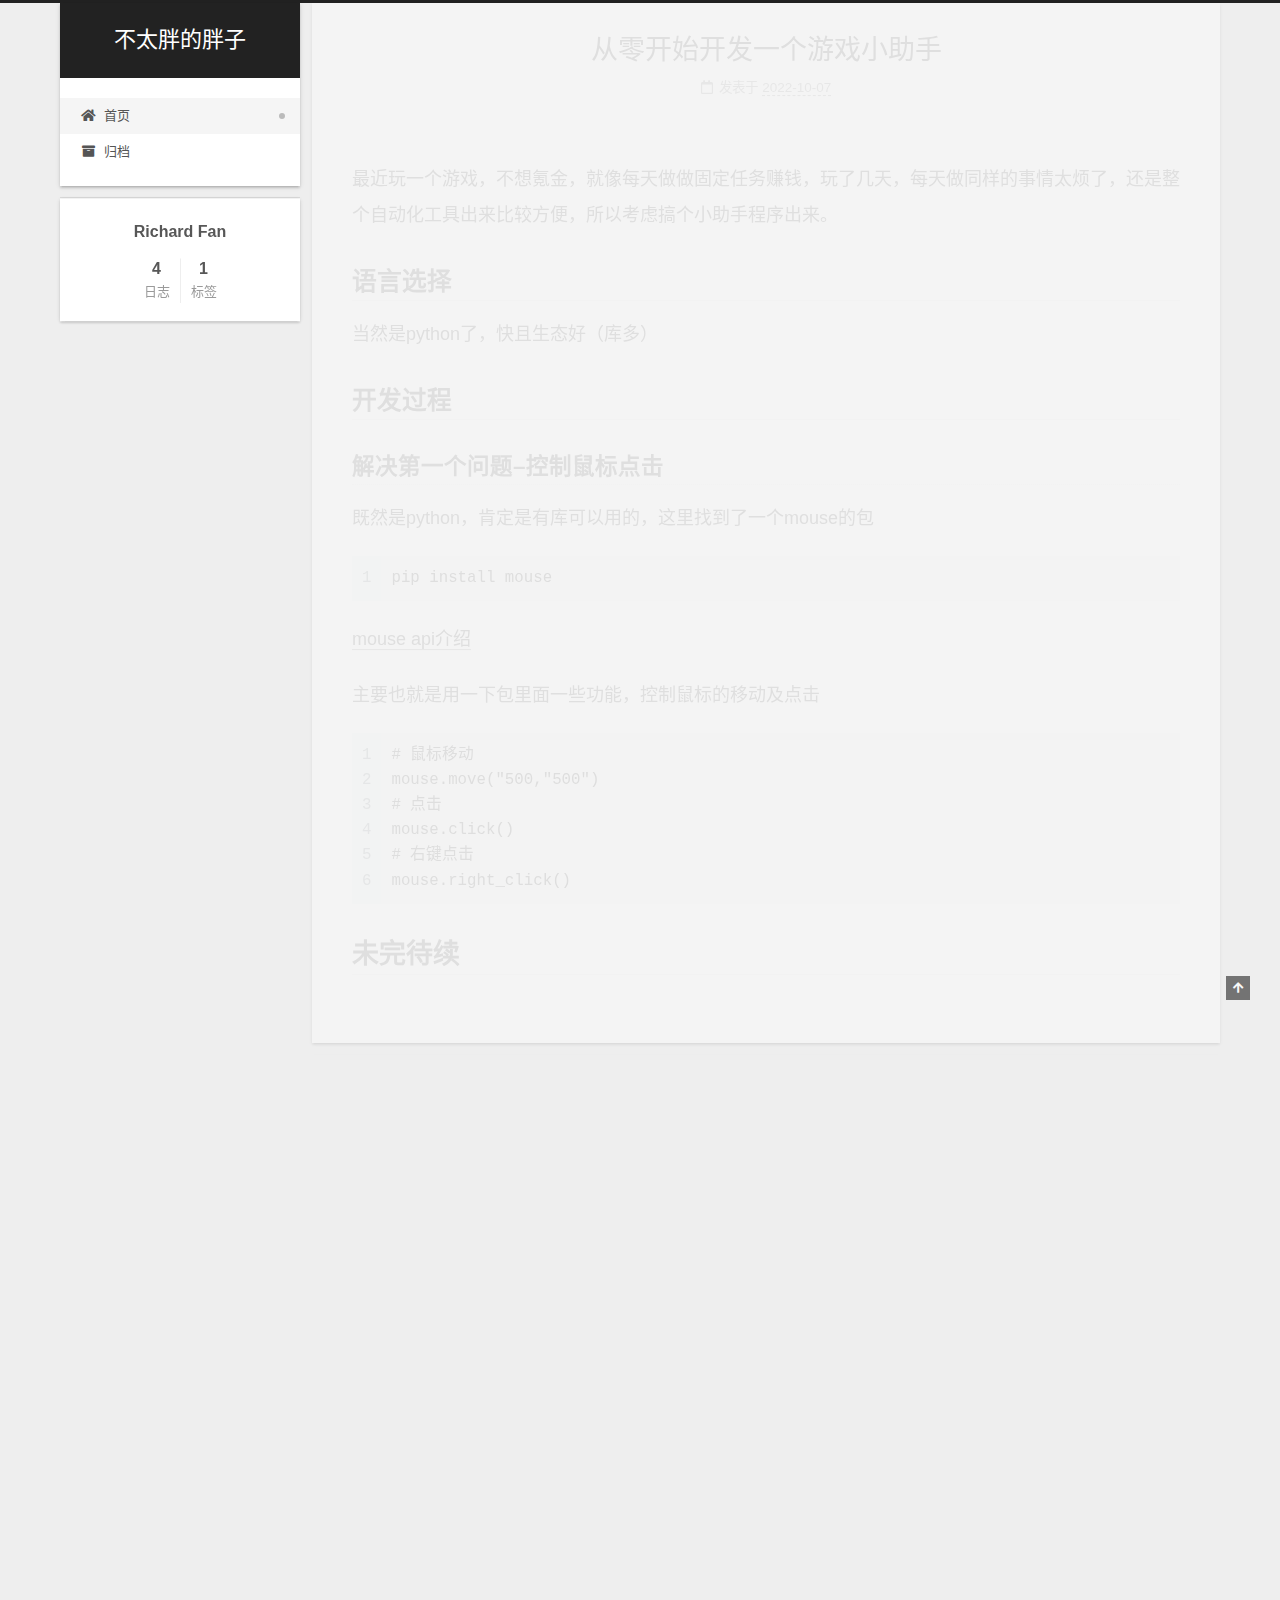
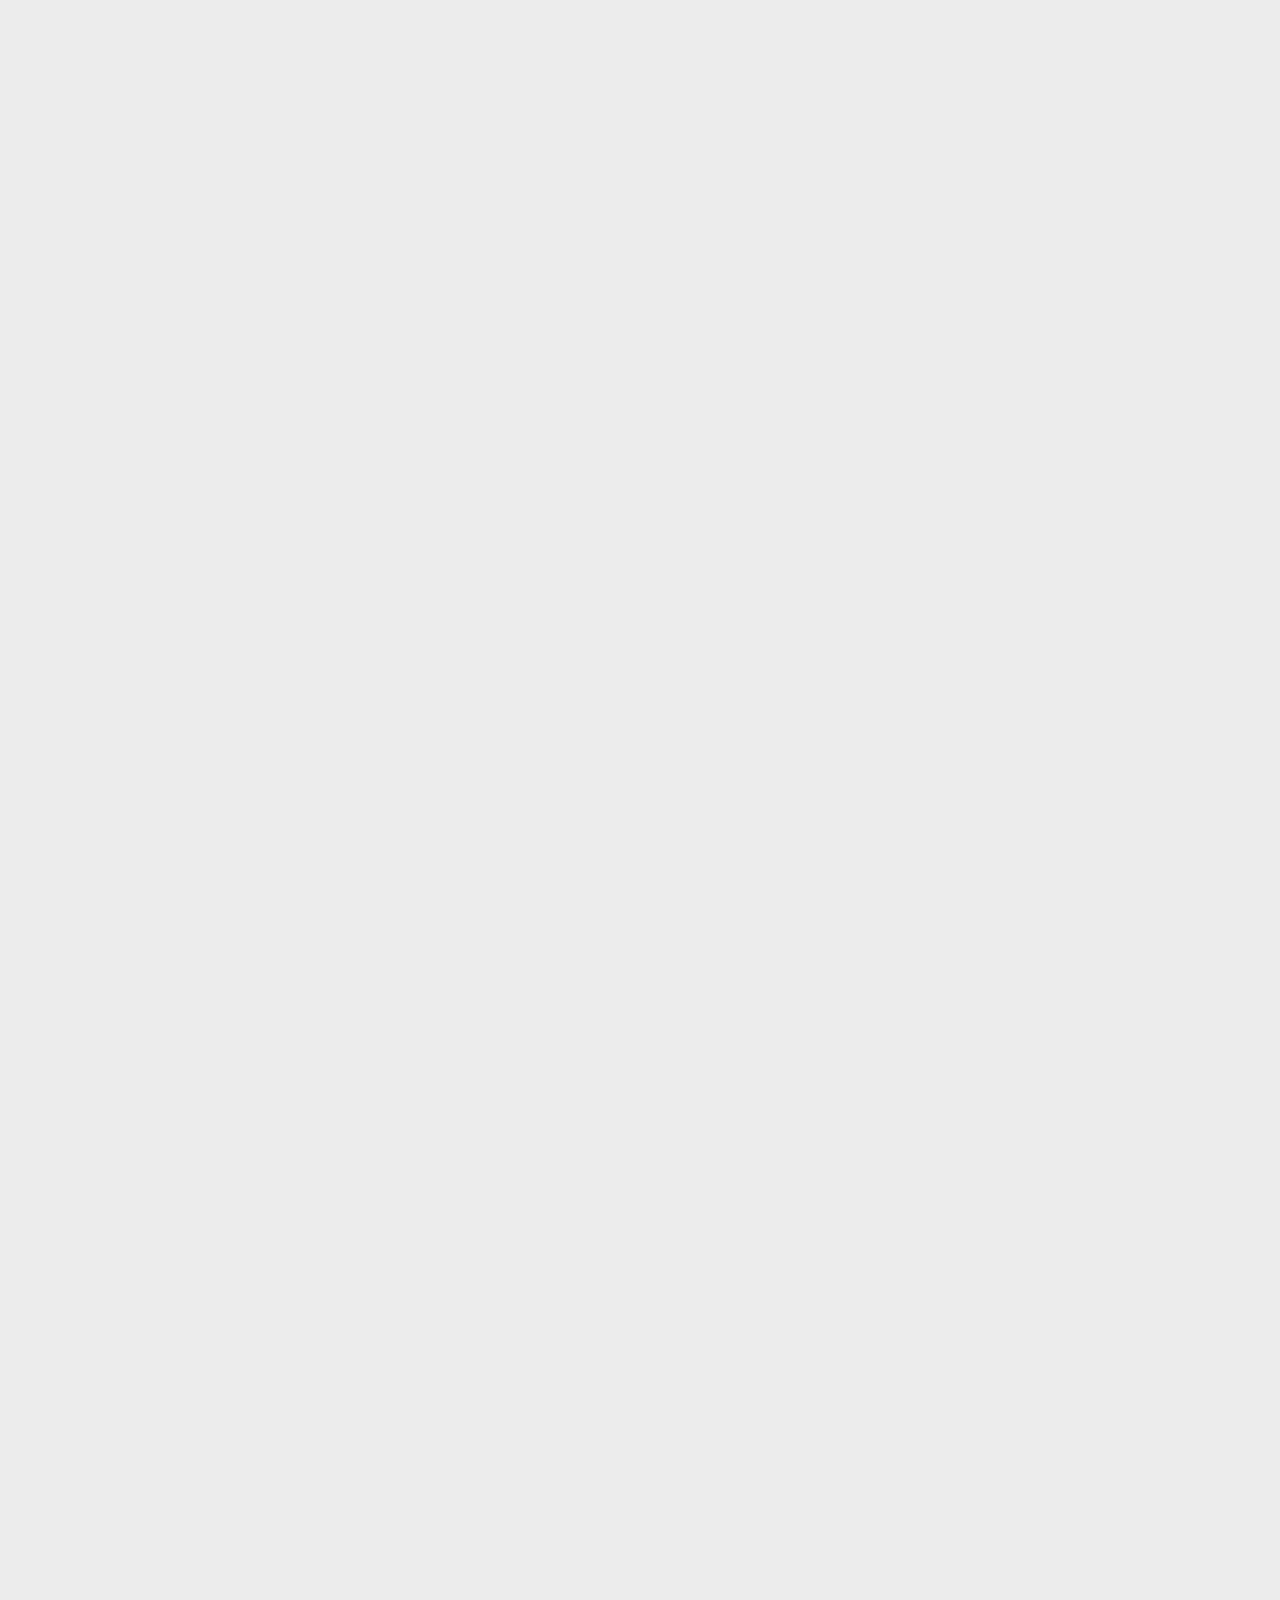
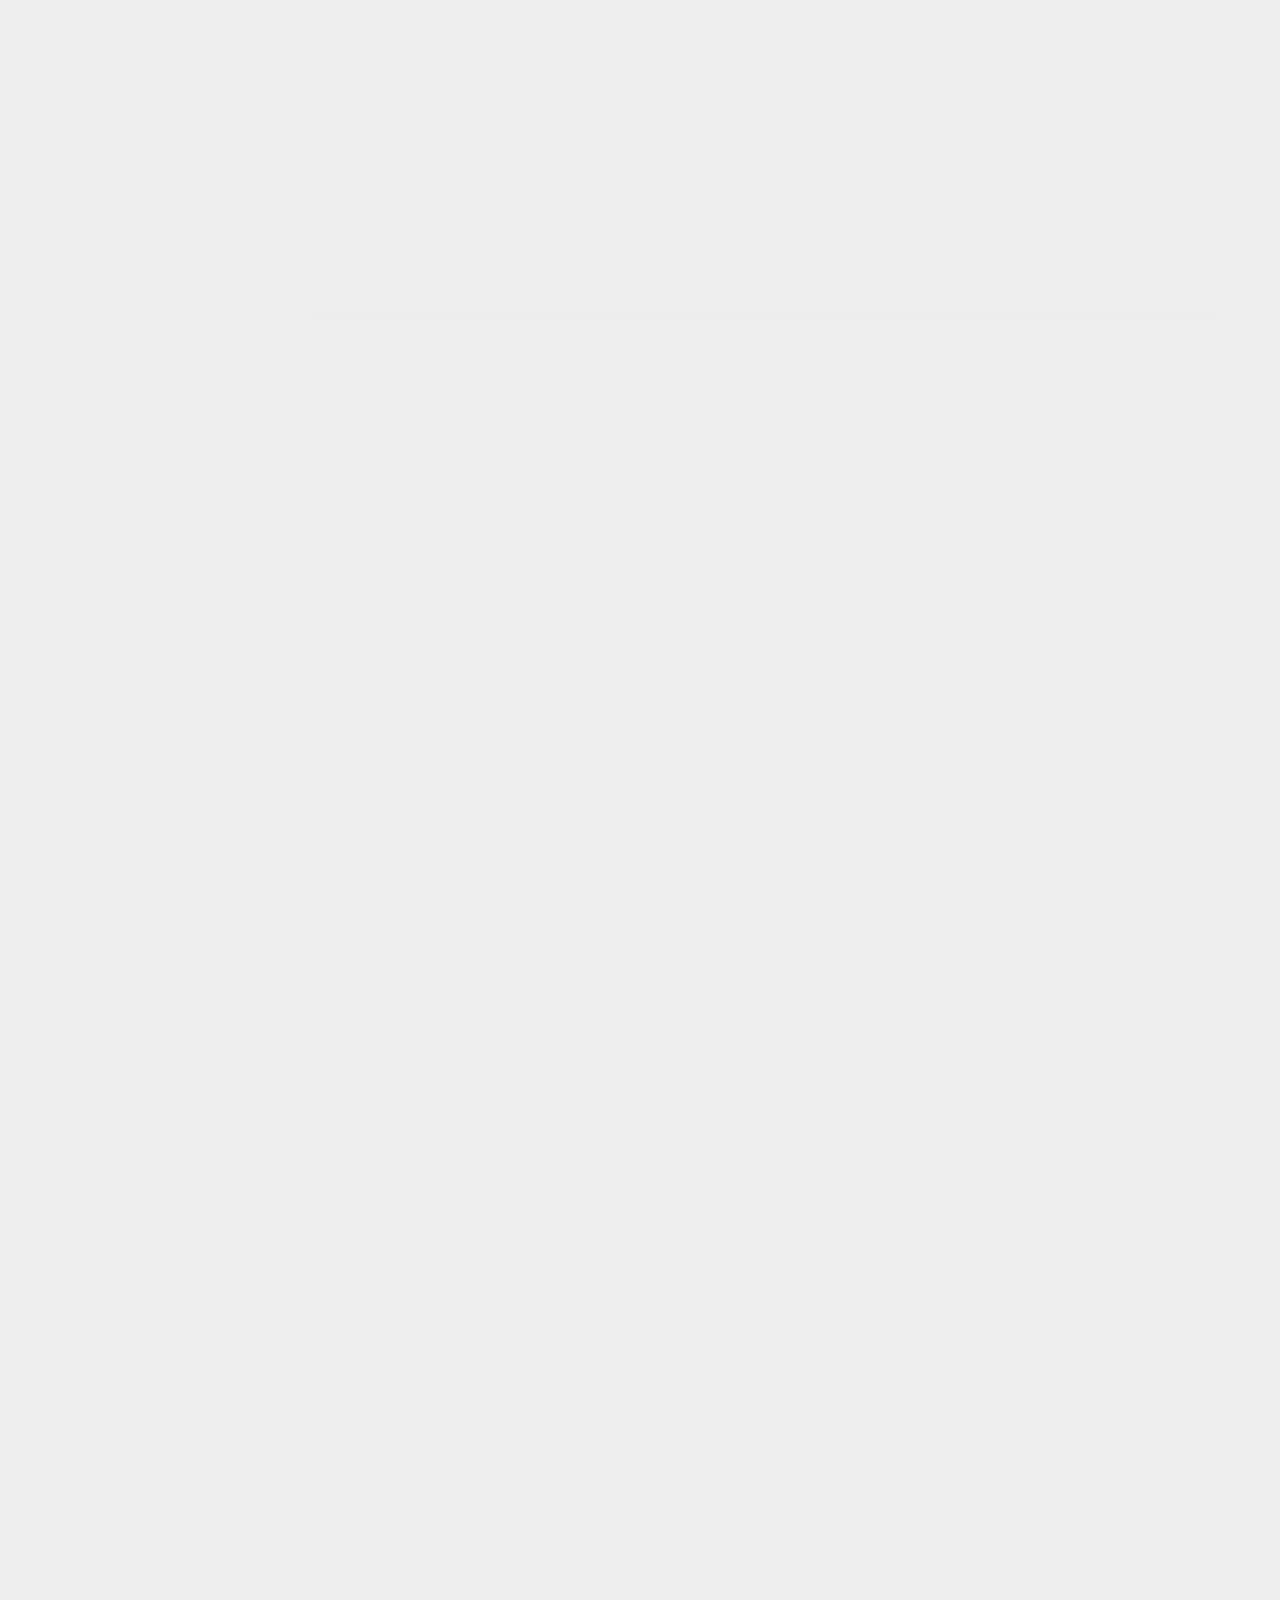
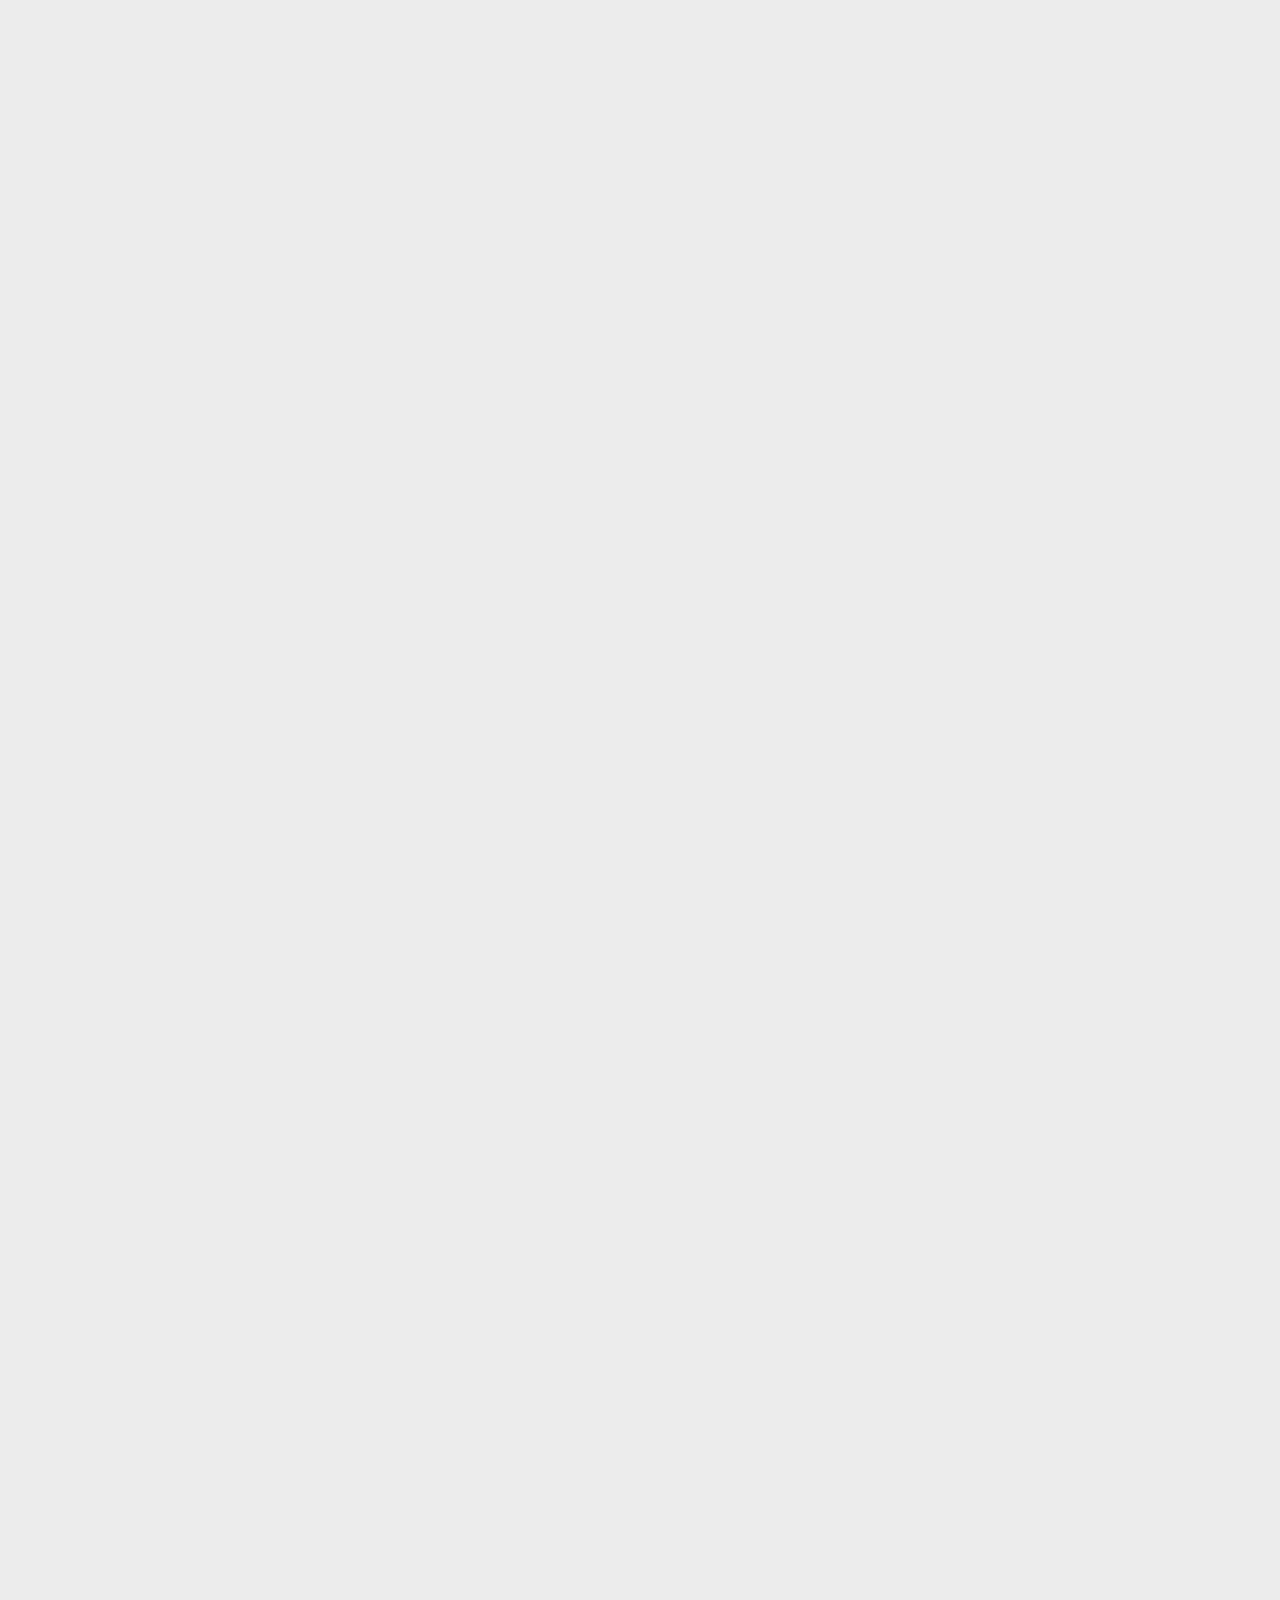
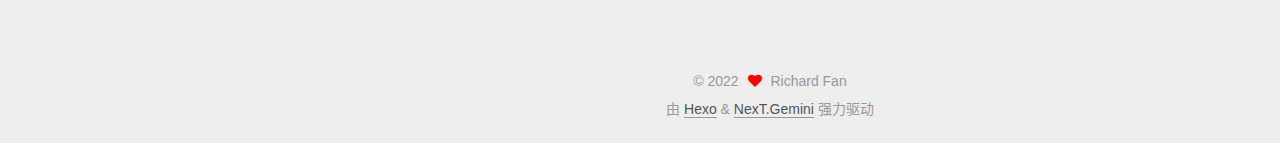
<file: index.html>
<!DOCTYPE html>
<html lang="zh-CN">
<head>
  <meta charset="UTF-8">
<meta name="viewport" content="width=device-width, initial-scale=1, maximum-scale=2">
<meta name="theme-color" content="#222">
<meta name="generator" content="Hexo 6.0.0">
  <link rel="apple-touch-icon" sizes="180x180" href="/images/apple-touch-icon-next.png">
  <link rel="icon" type="image/png" sizes="32x32" href="/images/favicon-32x32-next.png">
  <link rel="icon" type="image/png" sizes="16x16" href="/images/favicon-16x16-next.png">
  <link rel="mask-icon" href="/images/logo.svg" color="#222">

<link rel="stylesheet" href="/css/main.css">


<link rel="stylesheet" href="/lib/font-awesome/css/all.min.css">

<script id="hexo-configurations">
    var NexT = window.NexT || {};
    var CONFIG = {"hostname":"example.com","root":"/","scheme":"Gemini","version":"7.8.0","exturl":false,"sidebar":{"position":"left","display":"post","padding":18,"offset":12,"onmobile":false},"copycode":{"enable":false,"show_result":false,"style":null},"back2top":{"enable":true,"sidebar":false,"scrollpercent":false},"bookmark":{"enable":false,"color":"#222","save":"auto"},"fancybox":false,"mediumzoom":false,"lazyload":false,"pangu":false,"comments":{"style":"tabs","active":null,"storage":true,"lazyload":false,"nav":null},"algolia":{"hits":{"per_page":10},"labels":{"input_placeholder":"Search for Posts","hits_empty":"We didn't find any results for the search: ${query}","hits_stats":"${hits} results found in ${time} ms"}},"localsearch":{"enable":false,"trigger":"auto","top_n_per_article":1,"unescape":false,"preload":false},"motion":{"enable":true,"async":false,"transition":{"post_block":"fadeIn","post_header":"slideDownIn","post_body":"slideDownIn","coll_header":"slideLeftIn","sidebar":"slideUpIn"}}};
  </script>

  <meta property="og:type" content="website">
<meta property="og:title" content="不太胖的胖子">
<meta property="og:url" content="http://example.com/index.html">
<meta property="og:site_name" content="不太胖的胖子">
<meta property="og:locale" content="zh_CN">
<meta property="article:author" content="Richard Fan">
<meta name="twitter:card" content="summary">

<link rel="canonical" href="http://example.com/">


<script id="page-configurations">
  // https://hexo.io/docs/variables.html
  CONFIG.page = {
    sidebar: "",
    isHome : true,
    isPost : false,
    lang   : 'zh-CN'
  };
</script>

  <title>不太胖的胖子</title>
  






  <noscript>
  <style>
  .use-motion .brand,
  .use-motion .menu-item,
  .sidebar-inner,
  .use-motion .post-block,
  .use-motion .pagination,
  .use-motion .comments,
  .use-motion .post-header,
  .use-motion .post-body,
  .use-motion .collection-header { opacity: initial; }

  .use-motion .site-title,
  .use-motion .site-subtitle {
    opacity: initial;
    top: initial;
  }

  .use-motion .logo-line-before i { left: initial; }
  .use-motion .logo-line-after i { right: initial; }
  </style>
</noscript>

</head>

<body itemscope itemtype="http://schema.org/WebPage">
  <div class="container use-motion">
    <div class="headband"></div>

    <header class="header" itemscope itemtype="http://schema.org/WPHeader">
      <div class="header-inner"><div class="site-brand-container">
  <div class="site-nav-toggle">
    <div class="toggle" aria-label="切换导航栏">
      <span class="toggle-line toggle-line-first"></span>
      <span class="toggle-line toggle-line-middle"></span>
      <span class="toggle-line toggle-line-last"></span>
    </div>
  </div>

  <div class="site-meta">

    <a href="/" class="brand" rel="start">
      <span class="logo-line-before"><i></i></span>
      <h1 class="site-title">不太胖的胖子</h1>
      <span class="logo-line-after"><i></i></span>
    </a>
  </div>

  <div class="site-nav-right">
    <div class="toggle popup-trigger">
    </div>
  </div>
</div>




<nav class="site-nav">
  <ul id="menu" class="main-menu menu">
        <li class="menu-item menu-item-home">

    <a href="/" rel="section"><i class="fa fa-home fa-fw"></i>首页</a>

  </li>
        <li class="menu-item menu-item-archives">

    <a href="/archives/" rel="section"><i class="fa fa-archive fa-fw"></i>归档</a>

  </li>
  </ul>
</nav>




</div>
    </header>

    
  <div class="back-to-top">
    <i class="fa fa-arrow-up"></i>
    <span>0%</span>
  </div>


    <main class="main">
      <div class="main-inner">
        <div class="content-wrap">
          

          <div class="content index posts-expand">
            
      
  
  
  <article itemscope itemtype="http://schema.org/Article" class="post-block" lang="zh-CN">
    <link itemprop="mainEntityOfPage" href="http://example.com/2022/10/07/%E4%BB%8E%E9%9B%B6%E5%BC%80%E5%A7%8B%E5%BC%80%E5%8F%91%E4%B8%80%E4%B8%AA%E6%B8%B8%E6%88%8F%E5%B0%8F%E5%8A%A9%E6%89%8B/">

    <span hidden itemprop="author" itemscope itemtype="http://schema.org/Person">
      <meta itemprop="image" content="/images/avatar.gif">
      <meta itemprop="name" content="Richard Fan">
      <meta itemprop="description" content="">
    </span>

    <span hidden itemprop="publisher" itemscope itemtype="http://schema.org/Organization">
      <meta itemprop="name" content="不太胖的胖子">
    </span>
      <header class="post-header">
        <h2 class="post-title" itemprop="name headline">
          
            <a href="/2022/10/07/%E4%BB%8E%E9%9B%B6%E5%BC%80%E5%A7%8B%E5%BC%80%E5%8F%91%E4%B8%80%E4%B8%AA%E6%B8%B8%E6%88%8F%E5%B0%8F%E5%8A%A9%E6%89%8B/" class="post-title-link" itemprop="url">从零开始开发一个游戏小助手</a>
        </h2>

        <div class="post-meta">
            <span class="post-meta-item">
              <span class="post-meta-item-icon">
                <i class="far fa-calendar"></i>
              </span>
              <span class="post-meta-item-text">发表于</span>
              

              <time title="创建时间：2022-10-07 21:44:58 / 修改时间：21:54:15" itemprop="dateCreated datePublished" datetime="2022-10-07T21:44:58+08:00">2022-10-07</time>
            </span>

          

        </div>
      </header>

    
    
    
    <div class="post-body" itemprop="articleBody">

      
          <p>最近玩一个游戏，不想氪金，就像每天做做固定任务赚钱，玩了几天，每天做同样的事情太烦了，还是整个自动化工具出来比较方便，所以考虑搞个小助手程序出来。</p>
<h2 id="语言选择"><a href="#语言选择" class="headerlink" title="语言选择"></a>语言选择</h2><p>当然是python了，快且生态好（库多）</p>
<h2 id="开发过程"><a href="#开发过程" class="headerlink" title="开发过程"></a>开发过程</h2><h3 id="解决第一个问题–控制鼠标点击"><a href="#解决第一个问题–控制鼠标点击" class="headerlink" title="解决第一个问题–控制鼠标点击"></a>解决第一个问题–控制鼠标点击</h3><p>既然是python，肯定是有库可以用的，这里找到了一个mouse的包</p>
<figure class="highlight plaintext"><table><tr><td class="gutter"><pre><span class="line">1</span><br></pre></td><td class="code"><pre><span class="line">pip install mouse</span><br></pre></td></tr></table></figure>

<p><a target="_blank" rel="noopener" href="https://github.com/boppreh/mouse">mouse api介绍</a></p>
<p>主要也就是用一下包里面一些功能，控制鼠标的移动及点击</p>
<figure class="highlight plaintext"><table><tr><td class="gutter"><pre><span class="line">1</span><br><span class="line">2</span><br><span class="line">3</span><br><span class="line">4</span><br><span class="line">5</span><br><span class="line">6</span><br></pre></td><td class="code"><pre><span class="line"># 鼠标移动</span><br><span class="line">mouse.move(&quot;500,&quot;500&quot;)</span><br><span class="line"># 点击</span><br><span class="line">mouse.click()</span><br><span class="line"># 右键点击</span><br><span class="line">mouse.right_click()</span><br></pre></td></tr></table></figure>



<h1 id="未完待续"><a href="#未完待续" class="headerlink" title="未完待续"></a>未完待续</h1>
      
    </div>

    
    
    
      <footer class="post-footer">
        <div class="post-eof"></div>
      </footer>
  </article>
  
  
  

      
  
  
  <article itemscope itemtype="http://schema.org/Article" class="post-block" lang="zh-CN">
    <link itemprop="mainEntityOfPage" href="http://example.com/2022/02/26/%E5%88%A9%E7%94%A8OpenSSL%E5%88%9B%E5%BB%BA%E8%87%AA%E7%AD%BE%E5%90%8D%E8%AF%81%E4%B9%A6/">

    <span hidden itemprop="author" itemscope itemtype="http://schema.org/Person">
      <meta itemprop="image" content="/images/avatar.gif">
      <meta itemprop="name" content="Richard Fan">
      <meta itemprop="description" content="">
    </span>

    <span hidden itemprop="publisher" itemscope itemtype="http://schema.org/Organization">
      <meta itemprop="name" content="不太胖的胖子">
    </span>
      <header class="post-header">
        <h2 class="post-title" itemprop="name headline">
          
            <a href="/2022/02/26/%E5%88%A9%E7%94%A8OpenSSL%E5%88%9B%E5%BB%BA%E8%87%AA%E7%AD%BE%E5%90%8D%E8%AF%81%E4%B9%A6/" class="post-title-link" itemprop="url">利用OpenSSL创建自签名证书</a>
        </h2>

        <div class="post-meta">
            <span class="post-meta-item">
              <span class="post-meta-item-icon">
                <i class="far fa-calendar"></i>
              </span>
              <span class="post-meta-item-text">发表于</span>

              <time title="创建时间：2022-02-26 22:43:23" itemprop="dateCreated datePublished" datetime="2022-02-26T22:43:23+08:00">2022-02-26</time>
            </span>
              <span class="post-meta-item">
                <span class="post-meta-item-icon">
                  <i class="far fa-calendar-check"></i>
                </span>
                <span class="post-meta-item-text">更新于</span>
                <time title="修改时间：2022-02-27 23:24:53" itemprop="dateModified" datetime="2022-02-27T23:24:53+08:00">2022-02-27</time>
              </span>

          

        </div>
      </header>

    
    
    
    <div class="post-body" itemprop="articleBody">

      
          <p>最近工作中经常在安全方面经常用到数字证书这种东西，商业的证书成本比较高，还是自签名证书用来写代码测试比较方便，利用OpenSSL创建一套自己的数字证书一般需要以下操作</p>
<h3 id="创建自签名CA"><a href="#创建自签名CA" class="headerlink" title="创建自签名CA"></a>创建自签名CA</h3><h4 id="1-生成私钥"><a href="#1-生成私钥" class="headerlink" title="1. 生成私钥"></a>1. 生成私钥</h4><p>通过openssl生成私钥</p>
<figure class="highlight plaintext"><table><tr><td class="gutter"><pre><span class="line">1</span><br><span class="line">2</span><br></pre></td><td class="code"><pre><span class="line"># aes算法，强度3072，生成文件名为ca.key</span><br><span class="line">openssl genrsa -aes256 -out ca.key 3072</span><br></pre></td></tr></table></figure>
<p>执行后需要输入密码，用于保护私钥，这时后续使用私钥是需要输入密码的，如果在测试环境上嫌麻烦，可以通过命令将密码去除</p>
<figure class="highlight plaintext"><table><tr><td class="gutter"><pre><span class="line">1</span><br></pre></td><td class="code"><pre><span class="line">openssl rsa -in ca.key -out ca_no_pwd.key</span><br></pre></td></tr></table></figure>

<p>如何快速的判断私钥是否有密码保护，可以通过私钥文件的头部内容来判断</p>
<figure class="highlight plaintext"><table><tr><td class="gutter"><pre><span class="line">1</span><br><span class="line">2</span><br></pre></td><td class="code"><pre><span class="line">Proc-Type,4:ENCRYPTED  </span><br><span class="line">DEK-Info: cipher-name, ivec  </span><br></pre></td></tr></table></figure>
<p>Proc-Type头信息表明这个私钥文件是否经过了加密，可选的参数有(ENCRYPTED/MIC-ONLY/MIC-CLEAR/CLEAR)</p>
<figure class="highlight plaintext"><table><tr><td class="gutter"><pre><span class="line">1</span><br><span class="line">2</span><br><span class="line">3</span><br><span class="line">4</span><br></pre></td><td class="code"><pre><span class="line">ENCRYPTED: 加密签名</span><br><span class="line">MIC-ONLY: 签名不加密</span><br><span class="line">MIC-CLEAR: 签名不加密不编码</span><br><span class="line">CLEAR: 不签名不加密不编码</span><br></pre></td></tr></table></figure>

<p>DEK-Info表明了加密的算法和使用的ivec向量，如我们刚才使用的是aes256cbc算法，ivec是随机生成的</p>
<figure class="highlight plaintext"><table><tr><td class="gutter"><pre><span class="line">1</span><br><span class="line">2</span><br><span class="line">3</span><br></pre></td><td class="code"><pre><span class="line"># ca.key文件的头信息</span><br><span class="line">Proc-Type: 4,ENCRYPTED</span><br><span class="line">DEK-Info: AES-256-CBC,9BD150E8DEFED31B632C819A7E8F28C7</span><br></pre></td></tr></table></figure>

<h4 id="2-生成证书签名请求CSR"><a href="#2-生成证书签名请求CSR" class="headerlink" title="2. 生成证书签名请求CSR"></a>2. 生成证书签名请求CSR</h4><p>有了私钥文件后，我们可以生成证书签名请求CSR</p>
<figure class="highlight plaintext"><table><tr><td class="gutter"><pre><span class="line">1</span><br></pre></td><td class="code"><pre><span class="line">openssl req -new -key ca.key -out ca.csr</span><br></pre></td></tr></table></figure>
<p>依次输入国家、地区、城市、组织、单位、Common Name 和email</p>
<h4 id="3-生成自签名CA证书"><a href="#3-生成自签名CA证书" class="headerlink" title="3. 生成自签名CA证书"></a>3. 生成自签名CA证书</h4><p>有了私钥文件和csr文件后，可以通过openssl签发证书</p>
<figure class="highlight plaintext"><table><tr><td class="gutter"><pre><span class="line">1</span><br></pre></td><td class="code"><pre><span class="line">openssl x509 -req -days 3650 -in ca.csr -signkey ca.key -out ca.crt</span><br></pre></td></tr></table></figure>

<p>其中days参数是证书的有效期，一般ca证书的有效期都比较长</p>
<p>命令执行成功后，我们就得到了ca.crt，这个就是CA证书文件</p>
<h3 id="生成服务端证书"><a href="#生成服务端证书" class="headerlink" title="生成服务端证书"></a>生成服务端证书</h3><p>获得CA证书后，我们一般不直接使用CA证书作为服务真正使用时的证书（当然用也可以），更常规的做法是利用CA证书签发一个服务证书来使用，签发的过程和签发ca很相似，只是最后需要使用上一步生产的ca证书和私钥</p>
<h4 id="1-生成服务端私钥"><a href="#1-生成服务端私钥" class="headerlink" title="1. 生成服务端私钥"></a>1. 生成服务端私钥</h4><figure class="highlight plaintext"><table><tr><td class="gutter"><pre><span class="line">1</span><br></pre></td><td class="code"><pre><span class="line">openssl genrsa -aes256 -out server.key 3072</span><br></pre></td></tr></table></figure>

<h4 id="2-生成服务端CSR"><a href="#2-生成服务端CSR" class="headerlink" title="2. 生成服务端CSR"></a>2. 生成服务端CSR</h4><figure class="highlight plaintext"><table><tr><td class="gutter"><pre><span class="line">1</span><br></pre></td><td class="code"><pre><span class="line">openssl req -new -key server.key -out server.csr -subj &quot;/C=CN/ST=Jiangsu/L=Nanjjing/O=fanpangzi/OU=software/CN=testserver&quot;</span><br></pre></td></tr></table></figure>


<h4 id="3-使用ca签发服务端证书"><a href="#3-使用ca签发服务端证书" class="headerlink" title="3. 使用ca签发服务端证书"></a>3. 使用ca签发服务端证书</h4><figure class="highlight plaintext"><table><tr><td class="gutter"><pre><span class="line">1</span><br></pre></td><td class="code"><pre><span class="line">openssl x509 -req -days 365 -CA ./ca.crt -CAkey ./ca.key -CAserial ca.srl -CAcreateserial -in ./server.csr -out server.crt</span><br></pre></td></tr></table></figure>

<p>最终生成的server.crt就是我们最后要用到的证书文件了</p>
<p>如果要签发更多的证书,重复生成服务端证书中的动作即可</p>

      
    </div>

    
    
    
      <footer class="post-footer">
        <div class="post-eof"></div>
      </footer>
  </article>
  
  
  

      
  
  
  <article itemscope itemtype="http://schema.org/Article" class="post-block" lang="zh-CN">
    <link itemprop="mainEntityOfPage" href="http://example.com/2022/01/23/golang%E4%B8%AD%E7%9A%84%E5%8F%82%E6%95%B0%E6%A0%A1%E9%AA%8C%E5%88%A9%E5%99%A8/">

    <span hidden itemprop="author" itemscope itemtype="http://schema.org/Person">
      <meta itemprop="image" content="/images/avatar.gif">
      <meta itemprop="name" content="Richard Fan">
      <meta itemprop="description" content="">
    </span>

    <span hidden itemprop="publisher" itemscope itemtype="http://schema.org/Organization">
      <meta itemprop="name" content="不太胖的胖子">
    </span>
      <header class="post-header">
        <h2 class="post-title" itemprop="name headline">
          
            <a href="/2022/01/23/golang%E4%B8%AD%E7%9A%84%E5%8F%82%E6%95%B0%E6%A0%A1%E9%AA%8C%E5%88%A9%E5%99%A8/" class="post-title-link" itemprop="url">golang中的参数校验利器</a>
        </h2>

        <div class="post-meta">
            <span class="post-meta-item">
              <span class="post-meta-item-icon">
                <i class="far fa-calendar"></i>
              </span>
              <span class="post-meta-item-text">发表于</span>
              

              <time title="创建时间：2022-01-23 20:23:06 / 修改时间：20:56:01" itemprop="dateCreated datePublished" datetime="2022-01-23T20:23:06+08:00">2022-01-23</time>
            </span>

          

        </div>
      </header>

    
    
    
    <div class="post-body" itemprop="articleBody">

      
          <p>在golang中要做参数校验，仔细google了，发现有一个开源的库非常好用，那就是<a target="_blank" rel="noopener" href="https://github.com/go-playground/validator">go-playground/validator</a>，通过在结构体中增加标签的方式来实现对结构的校验</p>
<h3 id="校验struct"><a href="#校验struct" class="headerlink" title="校验struct"></a>校验struct</h3><p>使用validator对struct进行校验时，需要在struct定义中增加validate的tag，比如定义一个结构体</p>
<figure class="highlight plaintext"><table><tr><td class="gutter"><pre><span class="line">1</span><br><span class="line">2</span><br><span class="line">3</span><br><span class="line">4</span><br></pre></td><td class="code"><pre><span class="line">type Test struct &#123;</span><br><span class="line">    Name string</span><br><span class="line">    Age  uint8 </span><br><span class="line">&#125;</span><br></pre></td></tr></table></figure>
<p>我们需要校验Name的字符串长度大于5，小于10，Age的年龄大于0，小于100，则我们可以在定义结构体时增加validate的tag</p>
<figure class="highlight plaintext"><table><tr><td class="gutter"><pre><span class="line">1</span><br><span class="line">2</span><br><span class="line">3</span><br><span class="line">4</span><br></pre></td><td class="code"><pre><span class="line">type Test struct &#123;</span><br><span class="line">    Name string `validate:&quot;min=5,max=10&quot;`</span><br><span class="line">    Aget uint8  `validate:&quot;gte=0,lte=100&quot;`</span><br><span class="line">&#125;</span><br></pre></td></tr></table></figure>


      
    </div>

    
    
    
      <footer class="post-footer">
        <div class="post-eof"></div>
      </footer>
  </article>
  
  
  

      
  
  
  <article itemscope itemtype="http://schema.org/Article" class="post-block" lang="zh-CN">
    <link itemprop="mainEntityOfPage" href="http://example.com/2022/01/23/hexoAndGithubAsBlog/">

    <span hidden itemprop="author" itemscope itemtype="http://schema.org/Person">
      <meta itemprop="image" content="/images/avatar.gif">
      <meta itemprop="name" content="Richard Fan">
      <meta itemprop="description" content="">
    </span>

    <span hidden itemprop="publisher" itemscope itemtype="http://schema.org/Organization">
      <meta itemprop="name" content="不太胖的胖子">
    </span>
      <header class="post-header">
        <h2 class="post-title" itemprop="name headline">
          
            <a href="/2022/01/23/hexoAndGithubAsBlog/" class="post-title-link" itemprop="url">利用github和hexo搭建个人博客</a>
        </h2>

        <div class="post-meta">
            <span class="post-meta-item">
              <span class="post-meta-item-icon">
                <i class="far fa-calendar"></i>
              </span>
              <span class="post-meta-item-text">发表于</span>
              

              <time title="创建时间：2022-01-23 17:12:53 / 修改时间：17:48:02" itemprop="dateCreated datePublished" datetime="2022-01-23T17:12:53+08:00">2022-01-23</time>
            </span>

          

        </div>
      </header>

    
    
    
    <div class="post-body" itemprop="articleBody">

      
          <p>github是程序员的利器，github的pages功能来搭建个人的技术博客是再合适不过了</p>
<h3 id="预置条件"><a href="#预置条件" class="headerlink" title="预置条件"></a>预置条件</h3><ul>
<li>已经有github账号</li>
<li>已经安装了git</li>
<li>如果想使用自己的域名来访问的话，必须得有自己的域名</li>
</ul>
<h3 id="first"><a href="#first" class="headerlink" title="first"></a>first</h3><p>首先你得有一个github账号，假设用户名是xyz，那么首先你需要在github上创建一个repository，名字必须为xyz.github.io</p>
<h3 id="second"><a href="#second" class="headerlink" title="second"></a>second</h3><p>安装nodejs和hexo</p>
<h4 id="安装node-js"><a href="#安装node-js" class="headerlink" title="安装node.js"></a>安装node.js</h4><ol>
<li>直接访问<a target="_blank" rel="noopener" href="https://nodejs.org/en/">node.js官网</a>，下载最新的稳定版本</li>
<li>然后打开安装文件，一路下一步就可以了</li>
<li>安装完检查一下是否安装成功<figure class="highlight plaintext"><table><tr><td class="gutter"><pre><span class="line">1</span><br></pre></td><td class="code"><pre><span class="line">npm version</span><br></pre></td></tr></table></figure></li>
</ol>
<h4 id="安装hexo"><a href="#安装hexo" class="headerlink" title="安装hexo"></a>安装hexo</h4><ol>
<li><p>创建一个路径用于存储hexo及博客的内容，假设是D:\blog</p>
</li>
<li><p>cmd切换到D:\blog路径下</p>
</li>
<li><p>执行安装hexo命令</p>
<figure class="highlight plaintext"><table><tr><td class="gutter"><pre><span class="line">1</span><br></pre></td><td class="code"><pre><span class="line">npm install -g hexo-cli</span><br></pre></td></tr></table></figure></li>
<li><p>安装完成后，初始化博客</p>
<figure class="highlight plaintext"><table><tr><td class="gutter"><pre><span class="line">1</span><br></pre></td><td class="code"><pre><span class="line">hexo init</span><br></pre></td></tr></table></figure></li>
<li><p>生成静态文件，并启动</p>
<figure class="highlight plaintext"><table><tr><td class="gutter"><pre><span class="line">1</span><br><span class="line">2</span><br></pre></td><td class="code"><pre><span class="line">hexo g</span><br><span class="line">hexo s</span><br></pre></td></tr></table></figure></li>
<li><p>这时已经在本地localhost:4000上启动了服务，直接访问检查是否访问成功</p>
</li>
<li><p>安装hexo的git部署插件</p>
<figure class="highlight plaintext"><table><tr><td class="gutter"><pre><span class="line">1</span><br></pre></td><td class="code"><pre><span class="line">npm install hexo-deployer-git --save</span><br></pre></td></tr></table></figure></li>
<li><p>修改_config.yml配置，增加github仓库的参数</p>
<figure class="highlight plaintext"><table><tr><td class="gutter"><pre><span class="line">1</span><br><span class="line">2</span><br><span class="line">3</span><br><span class="line">4</span><br></pre></td><td class="code"><pre><span class="line">deploy:</span><br><span class="line">  type: git</span><br><span class="line">  repository: git@github.com:xyz/xyz.github.io.git  #你的仓库地址</span><br><span class="line">  branch: master</span><br></pre></td></tr></table></figure></li>
<li><p>生成并部署页面</p>
<figure class="highlight plaintext"><table><tr><td class="gutter"><pre><span class="line">1</span><br><span class="line">2</span><br><span class="line">3</span><br></pre></td><td class="code"><pre><span class="line">hexo clean</span><br><span class="line">hexo g</span><br><span class="line">hexo d</span><br></pre></td></tr></table></figure></li>
<li><p>部署后，访问xyz.github.io查看结果</p>
</li>
</ol>

      
    </div>

    
    
    
      <footer class="post-footer">
        <div class="post-eof"></div>
      </footer>
  </article>
  
  
  


  



          </div>
          

<script>
  window.addEventListener('tabs:register', () => {
    let { activeClass } = CONFIG.comments;
    if (CONFIG.comments.storage) {
      activeClass = localStorage.getItem('comments_active') || activeClass;
    }
    if (activeClass) {
      let activeTab = document.querySelector(`a[href="#comment-${activeClass}"]`);
      if (activeTab) {
        activeTab.click();
      }
    }
  });
  if (CONFIG.comments.storage) {
    window.addEventListener('tabs:click', event => {
      if (!event.target.matches('.tabs-comment .tab-content .tab-pane')) return;
      let commentClass = event.target.classList[1];
      localStorage.setItem('comments_active', commentClass);
    });
  }
</script>

        </div>
          
  
  <div class="toggle sidebar-toggle">
    <span class="toggle-line toggle-line-first"></span>
    <span class="toggle-line toggle-line-middle"></span>
    <span class="toggle-line toggle-line-last"></span>
  </div>

  <aside class="sidebar">
    <div class="sidebar-inner">

      <ul class="sidebar-nav motion-element">
        <li class="sidebar-nav-toc">
          文章目录
        </li>
        <li class="sidebar-nav-overview">
          站点概览
        </li>
      </ul>

      <!--noindex-->
      <div class="post-toc-wrap sidebar-panel">
      </div>
      <!--/noindex-->

      <div class="site-overview-wrap sidebar-panel">
        <div class="site-author motion-element" itemprop="author" itemscope itemtype="http://schema.org/Person">
  <p class="site-author-name" itemprop="name">Richard Fan</p>
  <div class="site-description" itemprop="description"></div>
</div>
<div class="site-state-wrap motion-element">
  <nav class="site-state">
      <div class="site-state-item site-state-posts">
          <a href="/archives/">
        
          <span class="site-state-item-count">4</span>
          <span class="site-state-item-name">日志</span>
        </a>
      </div>
      <div class="site-state-item site-state-tags">
        <span class="site-state-item-count">1</span>
        <span class="site-state-item-name">标签</span>
      </div>
  </nav>
</div>



      </div>

    </div>
  </aside>
  <div id="sidebar-dimmer"></div>


      </div>
    </main>

    <footer class="footer">
      <div class="footer-inner">
        

        

<div class="copyright">
  
  &copy; 
  <span itemprop="copyrightYear">2022</span>
  <span class="with-love">
    <i class="fa fa-heart"></i>
  </span>
  <span class="author" itemprop="copyrightHolder">Richard Fan</span>
</div>
  <div class="powered-by">由 <a href="https://hexo.io/" class="theme-link" rel="noopener" target="_blank">Hexo</a> & <a href="https://theme-next.org/" class="theme-link" rel="noopener" target="_blank">NexT.Gemini</a> 强力驱动
  </div>

        








      </div>
    </footer>
  </div>

  
  <script src="/lib/anime.min.js"></script>
  <script src="/lib/velocity/velocity.min.js"></script>
  <script src="/lib/velocity/velocity.ui.min.js"></script>

<script src="/js/utils.js"></script>

<script src="/js/motion.js"></script>


<script src="/js/schemes/pisces.js"></script>


<script src="/js/next-boot.js"></script>




  















  

  

</body>
</html>
</file>
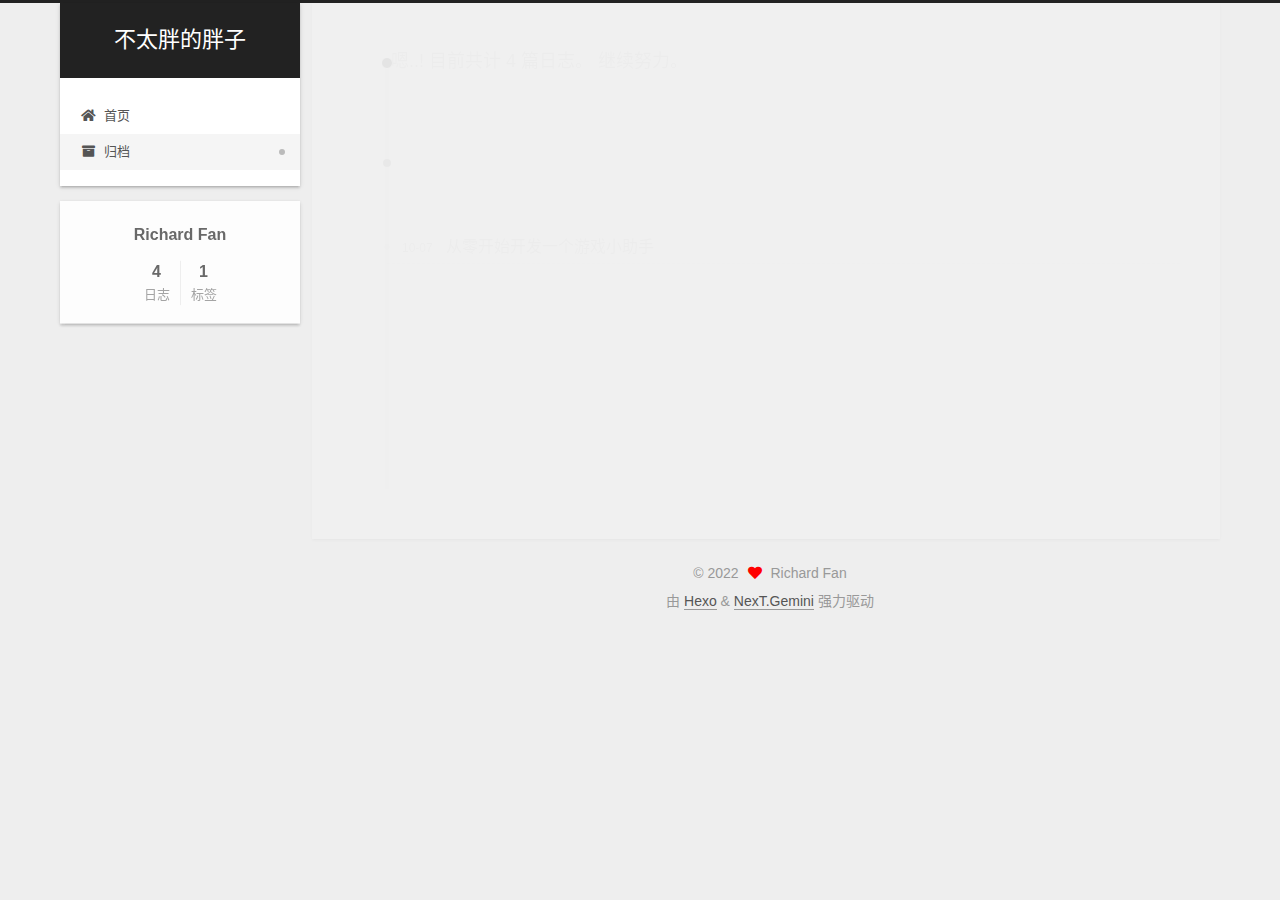
<file: archives/index.html>
<!DOCTYPE html>
<html lang="zh-CN">
<head>
  <meta charset="UTF-8">
<meta name="viewport" content="width=device-width, initial-scale=1, maximum-scale=2">
<meta name="theme-color" content="#222">
<meta name="generator" content="Hexo 6.0.0">
  <link rel="apple-touch-icon" sizes="180x180" href="/images/apple-touch-icon-next.png">
  <link rel="icon" type="image/png" sizes="32x32" href="/images/favicon-32x32-next.png">
  <link rel="icon" type="image/png" sizes="16x16" href="/images/favicon-16x16-next.png">
  <link rel="mask-icon" href="/images/logo.svg" color="#222">

<link rel="stylesheet" href="/css/main.css">


<link rel="stylesheet" href="/lib/font-awesome/css/all.min.css">

<script id="hexo-configurations">
    var NexT = window.NexT || {};
    var CONFIG = {"hostname":"example.com","root":"/","scheme":"Gemini","version":"7.8.0","exturl":false,"sidebar":{"position":"left","display":"post","padding":18,"offset":12,"onmobile":false},"copycode":{"enable":false,"show_result":false,"style":null},"back2top":{"enable":true,"sidebar":false,"scrollpercent":false},"bookmark":{"enable":false,"color":"#222","save":"auto"},"fancybox":false,"mediumzoom":false,"lazyload":false,"pangu":false,"comments":{"style":"tabs","active":null,"storage":true,"lazyload":false,"nav":null},"algolia":{"hits":{"per_page":10},"labels":{"input_placeholder":"Search for Posts","hits_empty":"We didn't find any results for the search: ${query}","hits_stats":"${hits} results found in ${time} ms"}},"localsearch":{"enable":false,"trigger":"auto","top_n_per_article":1,"unescape":false,"preload":false},"motion":{"enable":true,"async":false,"transition":{"post_block":"fadeIn","post_header":"slideDownIn","post_body":"slideDownIn","coll_header":"slideLeftIn","sidebar":"slideUpIn"}}};
  </script>

  <meta property="og:type" content="website">
<meta property="og:title" content="不太胖的胖子">
<meta property="og:url" content="http://example.com/archives/index.html">
<meta property="og:site_name" content="不太胖的胖子">
<meta property="og:locale" content="zh_CN">
<meta property="article:author" content="Richard Fan">
<meta name="twitter:card" content="summary">

<link rel="canonical" href="http://example.com/archives/">


<script id="page-configurations">
  // https://hexo.io/docs/variables.html
  CONFIG.page = {
    sidebar: "",
    isHome : false,
    isPost : false,
    lang   : 'zh-CN'
  };
</script>

  <title>归档 | 不太胖的胖子</title>
  






  <noscript>
  <style>
  .use-motion .brand,
  .use-motion .menu-item,
  .sidebar-inner,
  .use-motion .post-block,
  .use-motion .pagination,
  .use-motion .comments,
  .use-motion .post-header,
  .use-motion .post-body,
  .use-motion .collection-header { opacity: initial; }

  .use-motion .site-title,
  .use-motion .site-subtitle {
    opacity: initial;
    top: initial;
  }

  .use-motion .logo-line-before i { left: initial; }
  .use-motion .logo-line-after i { right: initial; }
  </style>
</noscript>

</head>

<body itemscope itemtype="http://schema.org/WebPage">
  <div class="container use-motion">
    <div class="headband"></div>

    <header class="header" itemscope itemtype="http://schema.org/WPHeader">
      <div class="header-inner"><div class="site-brand-container">
  <div class="site-nav-toggle">
    <div class="toggle" aria-label="切换导航栏">
      <span class="toggle-line toggle-line-first"></span>
      <span class="toggle-line toggle-line-middle"></span>
      <span class="toggle-line toggle-line-last"></span>
    </div>
  </div>

  <div class="site-meta">

    <a href="/" class="brand" rel="start">
      <span class="logo-line-before"><i></i></span>
      <h1 class="site-title">不太胖的胖子</h1>
      <span class="logo-line-after"><i></i></span>
    </a>
  </div>

  <div class="site-nav-right">
    <div class="toggle popup-trigger">
    </div>
  </div>
</div>




<nav class="site-nav">
  <ul id="menu" class="main-menu menu">
        <li class="menu-item menu-item-home">

    <a href="/" rel="section"><i class="fa fa-home fa-fw"></i>首页</a>

  </li>
        <li class="menu-item menu-item-archives">

    <a href="/archives/" rel="section"><i class="fa fa-archive fa-fw"></i>归档</a>

  </li>
  </ul>
</nav>




</div>
    </header>

    
  <div class="back-to-top">
    <i class="fa fa-arrow-up"></i>
    <span>0%</span>
  </div>


    <main class="main">
      <div class="main-inner">
        <div class="content-wrap">
          

          <div class="content archive">
            

  
  
  
  <div class="post-block">
    <div class="posts-collapse">
      <div class="collection-title">
        <span class="collection-header">嗯..! 目前共计 4 篇日志。 继续努力。</span>
      </div>

      
    <div class="collection-year">
      <span class="collection-header">2022</span>
    </div>

  <article itemscope itemtype="http://schema.org/Article">
    <header class="post-header">

      <div class="post-meta">
        <time itemprop="dateCreated"
              datetime="2022-10-07T21:44:58+08:00"
              content="2022-10-07">
          10-07
        </time>
      </div>

      <div class="post-title">
          <a class="post-title-link" href="/2022/10/07/%E4%BB%8E%E9%9B%B6%E5%BC%80%E5%A7%8B%E5%BC%80%E5%8F%91%E4%B8%80%E4%B8%AA%E6%B8%B8%E6%88%8F%E5%B0%8F%E5%8A%A9%E6%89%8B/" itemprop="url">
            <span itemprop="name">从零开始开发一个游戏小助手</span>
          </a>
      </div>

    </header>
  </article>

  <article itemscope itemtype="http://schema.org/Article">
    <header class="post-header">

      <div class="post-meta">
        <time itemprop="dateCreated"
              datetime="2022-02-26T22:43:23+08:00"
              content="2022-02-26">
          02-26
        </time>
      </div>

      <div class="post-title">
          <a class="post-title-link" href="/2022/02/26/%E5%88%A9%E7%94%A8OpenSSL%E5%88%9B%E5%BB%BA%E8%87%AA%E7%AD%BE%E5%90%8D%E8%AF%81%E4%B9%A6/" itemprop="url">
            <span itemprop="name">利用OpenSSL创建自签名证书</span>
          </a>
      </div>

    </header>
  </article>

  <article itemscope itemtype="http://schema.org/Article">
    <header class="post-header">

      <div class="post-meta">
        <time itemprop="dateCreated"
              datetime="2022-01-23T20:23:06+08:00"
              content="2022-01-23">
          01-23
        </time>
      </div>

      <div class="post-title">
          <a class="post-title-link" href="/2022/01/23/golang%E4%B8%AD%E7%9A%84%E5%8F%82%E6%95%B0%E6%A0%A1%E9%AA%8C%E5%88%A9%E5%99%A8/" itemprop="url">
            <span itemprop="name">golang中的参数校验利器</span>
          </a>
      </div>

    </header>
  </article>

  <article itemscope itemtype="http://schema.org/Article">
    <header class="post-header">

      <div class="post-meta">
        <time itemprop="dateCreated"
              datetime="2022-01-23T17:12:53+08:00"
              content="2022-01-23">
          01-23
        </time>
      </div>

      <div class="post-title">
          <a class="post-title-link" href="/2022/01/23/hexoAndGithubAsBlog/" itemprop="url">
            <span itemprop="name">利用github和hexo搭建个人博客</span>
          </a>
      </div>

    </header>
  </article>


    </div>
  </div>
  
  
  

  



          </div>
          

<script>
  window.addEventListener('tabs:register', () => {
    let { activeClass } = CONFIG.comments;
    if (CONFIG.comments.storage) {
      activeClass = localStorage.getItem('comments_active') || activeClass;
    }
    if (activeClass) {
      let activeTab = document.querySelector(`a[href="#comment-${activeClass}"]`);
      if (activeTab) {
        activeTab.click();
      }
    }
  });
  if (CONFIG.comments.storage) {
    window.addEventListener('tabs:click', event => {
      if (!event.target.matches('.tabs-comment .tab-content .tab-pane')) return;
      let commentClass = event.target.classList[1];
      localStorage.setItem('comments_active', commentClass);
    });
  }
</script>

        </div>
          
  
  <div class="toggle sidebar-toggle">
    <span class="toggle-line toggle-line-first"></span>
    <span class="toggle-line toggle-line-middle"></span>
    <span class="toggle-line toggle-line-last"></span>
  </div>

  <aside class="sidebar">
    <div class="sidebar-inner">

      <ul class="sidebar-nav motion-element">
        <li class="sidebar-nav-toc">
          文章目录
        </li>
        <li class="sidebar-nav-overview">
          站点概览
        </li>
      </ul>

      <!--noindex-->
      <div class="post-toc-wrap sidebar-panel">
      </div>
      <!--/noindex-->

      <div class="site-overview-wrap sidebar-panel">
        <div class="site-author motion-element" itemprop="author" itemscope itemtype="http://schema.org/Person">
  <p class="site-author-name" itemprop="name">Richard Fan</p>
  <div class="site-description" itemprop="description"></div>
</div>
<div class="site-state-wrap motion-element">
  <nav class="site-state">
      <div class="site-state-item site-state-posts">
          <a href="/archives/">
        
          <span class="site-state-item-count">4</span>
          <span class="site-state-item-name">日志</span>
        </a>
      </div>
      <div class="site-state-item site-state-tags">
        <span class="site-state-item-count">1</span>
        <span class="site-state-item-name">标签</span>
      </div>
  </nav>
</div>



      </div>

    </div>
  </aside>
  <div id="sidebar-dimmer"></div>


      </div>
    </main>

    <footer class="footer">
      <div class="footer-inner">
        

        

<div class="copyright">
  
  &copy; 
  <span itemprop="copyrightYear">2022</span>
  <span class="with-love">
    <i class="fa fa-heart"></i>
  </span>
  <span class="author" itemprop="copyrightHolder">Richard Fan</span>
</div>
  <div class="powered-by">由 <a href="https://hexo.io/" class="theme-link" rel="noopener" target="_blank">Hexo</a> & <a href="https://theme-next.org/" class="theme-link" rel="noopener" target="_blank">NexT.Gemini</a> 强力驱动
  </div>

        








      </div>
    </footer>
  </div>

  
  <script src="/lib/anime.min.js"></script>
  <script src="/lib/velocity/velocity.min.js"></script>
  <script src="/lib/velocity/velocity.ui.min.js"></script>

<script src="/js/utils.js"></script>

<script src="/js/motion.js"></script>


<script src="/js/schemes/pisces.js"></script>


<script src="/js/next-boot.js"></script>




  















  

  

</body>
</html>
</file>
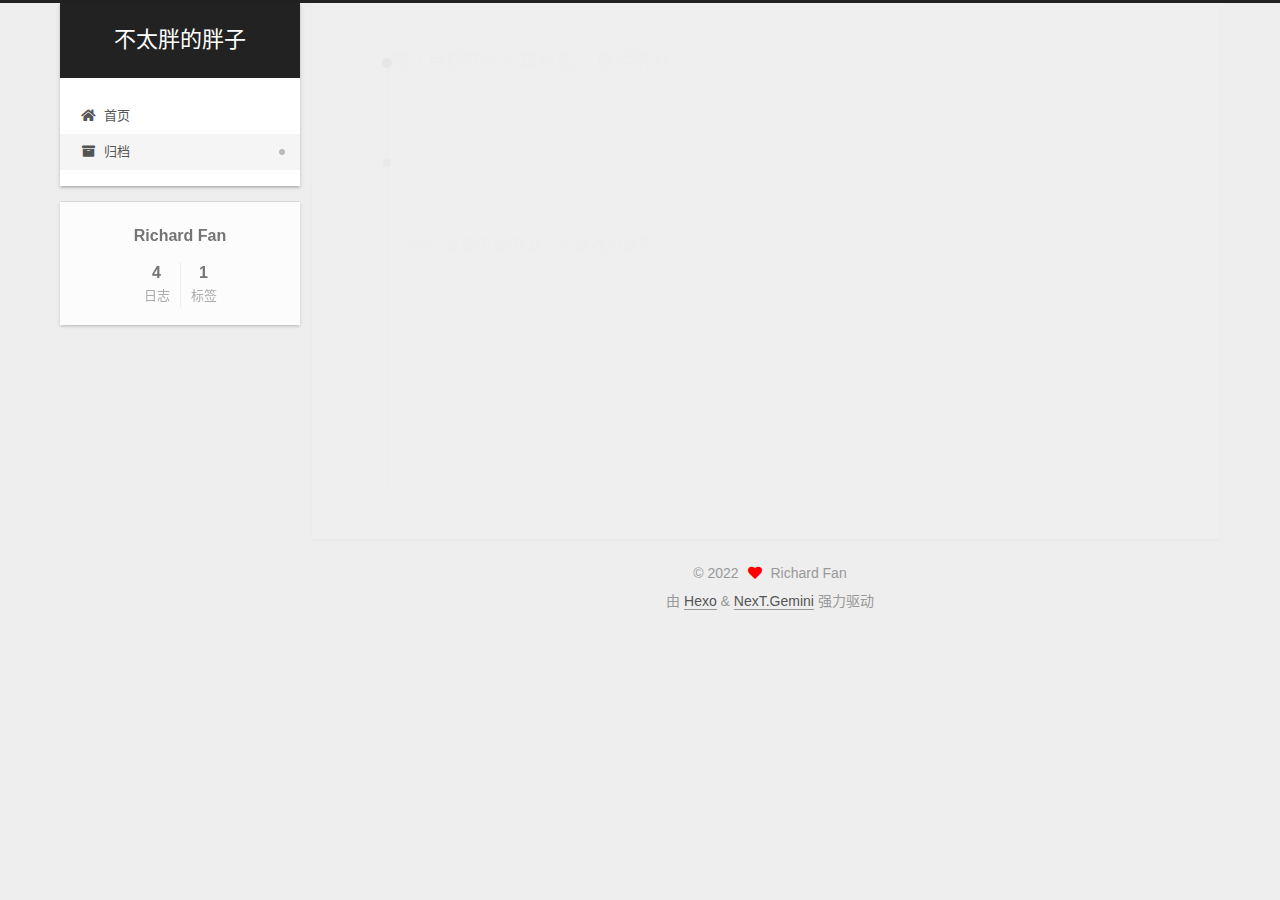
<file: archives/2022/index.html>
<!DOCTYPE html>
<html lang="zh-CN">
<head>
  <meta charset="UTF-8">
<meta name="viewport" content="width=device-width, initial-scale=1, maximum-scale=2">
<meta name="theme-color" content="#222">
<meta name="generator" content="Hexo 6.0.0">
  <link rel="apple-touch-icon" sizes="180x180" href="/images/apple-touch-icon-next.png">
  <link rel="icon" type="image/png" sizes="32x32" href="/images/favicon-32x32-next.png">
  <link rel="icon" type="image/png" sizes="16x16" href="/images/favicon-16x16-next.png">
  <link rel="mask-icon" href="/images/logo.svg" color="#222">

<link rel="stylesheet" href="/css/main.css">


<link rel="stylesheet" href="/lib/font-awesome/css/all.min.css">

<script id="hexo-configurations">
    var NexT = window.NexT || {};
    var CONFIG = {"hostname":"example.com","root":"/","scheme":"Gemini","version":"7.8.0","exturl":false,"sidebar":{"position":"left","display":"post","padding":18,"offset":12,"onmobile":false},"copycode":{"enable":false,"show_result":false,"style":null},"back2top":{"enable":true,"sidebar":false,"scrollpercent":false},"bookmark":{"enable":false,"color":"#222","save":"auto"},"fancybox":false,"mediumzoom":false,"lazyload":false,"pangu":false,"comments":{"style":"tabs","active":null,"storage":true,"lazyload":false,"nav":null},"algolia":{"hits":{"per_page":10},"labels":{"input_placeholder":"Search for Posts","hits_empty":"We didn't find any results for the search: ${query}","hits_stats":"${hits} results found in ${time} ms"}},"localsearch":{"enable":false,"trigger":"auto","top_n_per_article":1,"unescape":false,"preload":false},"motion":{"enable":true,"async":false,"transition":{"post_block":"fadeIn","post_header":"slideDownIn","post_body":"slideDownIn","coll_header":"slideLeftIn","sidebar":"slideUpIn"}}};
  </script>

  <meta property="og:type" content="website">
<meta property="og:title" content="不太胖的胖子">
<meta property="og:url" content="http://example.com/archives/2022/index.html">
<meta property="og:site_name" content="不太胖的胖子">
<meta property="og:locale" content="zh_CN">
<meta property="article:author" content="Richard Fan">
<meta name="twitter:card" content="summary">

<link rel="canonical" href="http://example.com/archives/2022/">


<script id="page-configurations">
  // https://hexo.io/docs/variables.html
  CONFIG.page = {
    sidebar: "",
    isHome : false,
    isPost : false,
    lang   : 'zh-CN'
  };
</script>

  <title>归档 | 不太胖的胖子</title>
  






  <noscript>
  <style>
  .use-motion .brand,
  .use-motion .menu-item,
  .sidebar-inner,
  .use-motion .post-block,
  .use-motion .pagination,
  .use-motion .comments,
  .use-motion .post-header,
  .use-motion .post-body,
  .use-motion .collection-header { opacity: initial; }

  .use-motion .site-title,
  .use-motion .site-subtitle {
    opacity: initial;
    top: initial;
  }

  .use-motion .logo-line-before i { left: initial; }
  .use-motion .logo-line-after i { right: initial; }
  </style>
</noscript>

</head>

<body itemscope itemtype="http://schema.org/WebPage">
  <div class="container use-motion">
    <div class="headband"></div>

    <header class="header" itemscope itemtype="http://schema.org/WPHeader">
      <div class="header-inner"><div class="site-brand-container">
  <div class="site-nav-toggle">
    <div class="toggle" aria-label="切换导航栏">
      <span class="toggle-line toggle-line-first"></span>
      <span class="toggle-line toggle-line-middle"></span>
      <span class="toggle-line toggle-line-last"></span>
    </div>
  </div>

  <div class="site-meta">

    <a href="/" class="brand" rel="start">
      <span class="logo-line-before"><i></i></span>
      <h1 class="site-title">不太胖的胖子</h1>
      <span class="logo-line-after"><i></i></span>
    </a>
  </div>

  <div class="site-nav-right">
    <div class="toggle popup-trigger">
    </div>
  </div>
</div>




<nav class="site-nav">
  <ul id="menu" class="main-menu menu">
        <li class="menu-item menu-item-home">

    <a href="/" rel="section"><i class="fa fa-home fa-fw"></i>首页</a>

  </li>
        <li class="menu-item menu-item-archives">

    <a href="/archives/" rel="section"><i class="fa fa-archive fa-fw"></i>归档</a>

  </li>
  </ul>
</nav>




</div>
    </header>

    
  <div class="back-to-top">
    <i class="fa fa-arrow-up"></i>
    <span>0%</span>
  </div>


    <main class="main">
      <div class="main-inner">
        <div class="content-wrap">
          

          <div class="content archive">
            

  
  
  
  <div class="post-block">
    <div class="posts-collapse">
      <div class="collection-title">
        <span class="collection-header">嗯..! 目前共计 4 篇日志。 继续努力。</span>
      </div>

      
    <div class="collection-year">
      <span class="collection-header">2022</span>
    </div>

  <article itemscope itemtype="http://schema.org/Article">
    <header class="post-header">

      <div class="post-meta">
        <time itemprop="dateCreated"
              datetime="2022-10-07T21:44:58+08:00"
              content="2022-10-07">
          10-07
        </time>
      </div>

      <div class="post-title">
          <a class="post-title-link" href="/2022/10/07/%E4%BB%8E%E9%9B%B6%E5%BC%80%E5%A7%8B%E5%BC%80%E5%8F%91%E4%B8%80%E4%B8%AA%E6%B8%B8%E6%88%8F%E5%B0%8F%E5%8A%A9%E6%89%8B/" itemprop="url">
            <span itemprop="name">从零开始开发一个游戏小助手</span>
          </a>
      </div>

    </header>
  </article>

  <article itemscope itemtype="http://schema.org/Article">
    <header class="post-header">

      <div class="post-meta">
        <time itemprop="dateCreated"
              datetime="2022-02-26T22:43:23+08:00"
              content="2022-02-26">
          02-26
        </time>
      </div>

      <div class="post-title">
          <a class="post-title-link" href="/2022/02/26/%E5%88%A9%E7%94%A8OpenSSL%E5%88%9B%E5%BB%BA%E8%87%AA%E7%AD%BE%E5%90%8D%E8%AF%81%E4%B9%A6/" itemprop="url">
            <span itemprop="name">利用OpenSSL创建自签名证书</span>
          </a>
      </div>

    </header>
  </article>

  <article itemscope itemtype="http://schema.org/Article">
    <header class="post-header">

      <div class="post-meta">
        <time itemprop="dateCreated"
              datetime="2022-01-23T20:23:06+08:00"
              content="2022-01-23">
          01-23
        </time>
      </div>

      <div class="post-title">
          <a class="post-title-link" href="/2022/01/23/golang%E4%B8%AD%E7%9A%84%E5%8F%82%E6%95%B0%E6%A0%A1%E9%AA%8C%E5%88%A9%E5%99%A8/" itemprop="url">
            <span itemprop="name">golang中的参数校验利器</span>
          </a>
      </div>

    </header>
  </article>

  <article itemscope itemtype="http://schema.org/Article">
    <header class="post-header">

      <div class="post-meta">
        <time itemprop="dateCreated"
              datetime="2022-01-23T17:12:53+08:00"
              content="2022-01-23">
          01-23
        </time>
      </div>

      <div class="post-title">
          <a class="post-title-link" href="/2022/01/23/hexoAndGithubAsBlog/" itemprop="url">
            <span itemprop="name">利用github和hexo搭建个人博客</span>
          </a>
      </div>

    </header>
  </article>


    </div>
  </div>
  
  
  

  



          </div>
          

<script>
  window.addEventListener('tabs:register', () => {
    let { activeClass } = CONFIG.comments;
    if (CONFIG.comments.storage) {
      activeClass = localStorage.getItem('comments_active') || activeClass;
    }
    if (activeClass) {
      let activeTab = document.querySelector(`a[href="#comment-${activeClass}"]`);
      if (activeTab) {
        activeTab.click();
      }
    }
  });
  if (CONFIG.comments.storage) {
    window.addEventListener('tabs:click', event => {
      if (!event.target.matches('.tabs-comment .tab-content .tab-pane')) return;
      let commentClass = event.target.classList[1];
      localStorage.setItem('comments_active', commentClass);
    });
  }
</script>

        </div>
          
  
  <div class="toggle sidebar-toggle">
    <span class="toggle-line toggle-line-first"></span>
    <span class="toggle-line toggle-line-middle"></span>
    <span class="toggle-line toggle-line-last"></span>
  </div>

  <aside class="sidebar">
    <div class="sidebar-inner">

      <ul class="sidebar-nav motion-element">
        <li class="sidebar-nav-toc">
          文章目录
        </li>
        <li class="sidebar-nav-overview">
          站点概览
        </li>
      </ul>

      <!--noindex-->
      <div class="post-toc-wrap sidebar-panel">
      </div>
      <!--/noindex-->

      <div class="site-overview-wrap sidebar-panel">
        <div class="site-author motion-element" itemprop="author" itemscope itemtype="http://schema.org/Person">
  <p class="site-author-name" itemprop="name">Richard Fan</p>
  <div class="site-description" itemprop="description"></div>
</div>
<div class="site-state-wrap motion-element">
  <nav class="site-state">
      <div class="site-state-item site-state-posts">
          <a href="/archives/">
        
          <span class="site-state-item-count">4</span>
          <span class="site-state-item-name">日志</span>
        </a>
      </div>
      <div class="site-state-item site-state-tags">
        <span class="site-state-item-count">1</span>
        <span class="site-state-item-name">标签</span>
      </div>
  </nav>
</div>



      </div>

    </div>
  </aside>
  <div id="sidebar-dimmer"></div>


      </div>
    </main>

    <footer class="footer">
      <div class="footer-inner">
        

        

<div class="copyright">
  
  &copy; 
  <span itemprop="copyrightYear">2022</span>
  <span class="with-love">
    <i class="fa fa-heart"></i>
  </span>
  <span class="author" itemprop="copyrightHolder">Richard Fan</span>
</div>
  <div class="powered-by">由 <a href="https://hexo.io/" class="theme-link" rel="noopener" target="_blank">Hexo</a> & <a href="https://theme-next.org/" class="theme-link" rel="noopener" target="_blank">NexT.Gemini</a> 强力驱动
  </div>

        








      </div>
    </footer>
  </div>

  
  <script src="/lib/anime.min.js"></script>
  <script src="/lib/velocity/velocity.min.js"></script>
  <script src="/lib/velocity/velocity.ui.min.js"></script>

<script src="/js/utils.js"></script>

<script src="/js/motion.js"></script>


<script src="/js/schemes/pisces.js"></script>


<script src="/js/next-boot.js"></script>




  















  

  

</body>
</html>
</file>
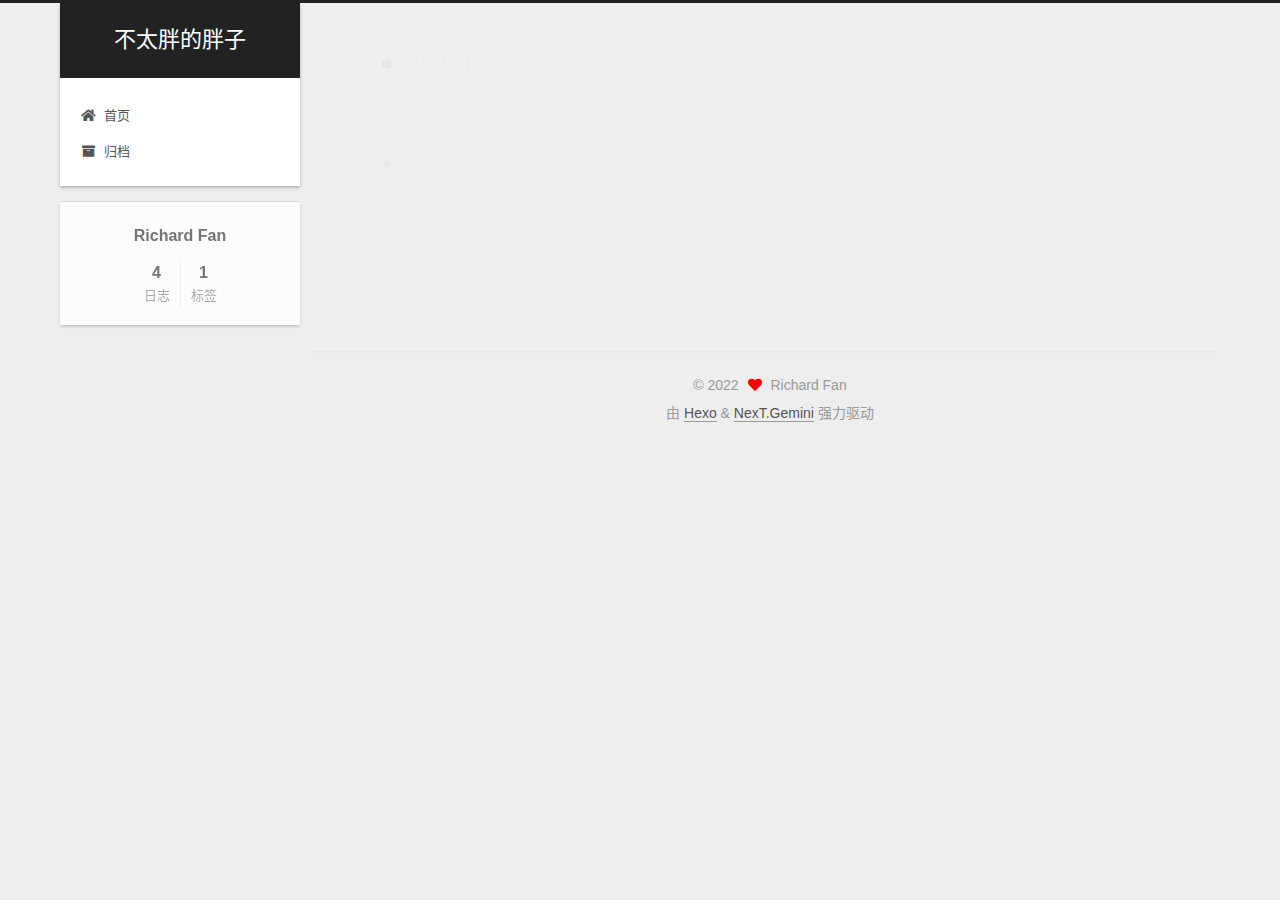
<file: tags/golang/index.html>
<!DOCTYPE html>
<html lang="zh-CN">
<head>
  <meta charset="UTF-8">
<meta name="viewport" content="width=device-width, initial-scale=1, maximum-scale=2">
<meta name="theme-color" content="#222">
<meta name="generator" content="Hexo 6.0.0">
  <link rel="apple-touch-icon" sizes="180x180" href="/images/apple-touch-icon-next.png">
  <link rel="icon" type="image/png" sizes="32x32" href="/images/favicon-32x32-next.png">
  <link rel="icon" type="image/png" sizes="16x16" href="/images/favicon-16x16-next.png">
  <link rel="mask-icon" href="/images/logo.svg" color="#222">

<link rel="stylesheet" href="/css/main.css">


<link rel="stylesheet" href="/lib/font-awesome/css/all.min.css">

<script id="hexo-configurations">
    var NexT = window.NexT || {};
    var CONFIG = {"hostname":"example.com","root":"/","scheme":"Gemini","version":"7.8.0","exturl":false,"sidebar":{"position":"left","display":"post","padding":18,"offset":12,"onmobile":false},"copycode":{"enable":false,"show_result":false,"style":null},"back2top":{"enable":true,"sidebar":false,"scrollpercent":false},"bookmark":{"enable":false,"color":"#222","save":"auto"},"fancybox":false,"mediumzoom":false,"lazyload":false,"pangu":false,"comments":{"style":"tabs","active":null,"storage":true,"lazyload":false,"nav":null},"algolia":{"hits":{"per_page":10},"labels":{"input_placeholder":"Search for Posts","hits_empty":"We didn't find any results for the search: ${query}","hits_stats":"${hits} results found in ${time} ms"}},"localsearch":{"enable":false,"trigger":"auto","top_n_per_article":1,"unescape":false,"preload":false},"motion":{"enable":true,"async":false,"transition":{"post_block":"fadeIn","post_header":"slideDownIn","post_body":"slideDownIn","coll_header":"slideLeftIn","sidebar":"slideUpIn"}}};
  </script>

  <meta property="og:type" content="website">
<meta property="og:title" content="不太胖的胖子">
<meta property="og:url" content="http://example.com/tags/golang/index.html">
<meta property="og:site_name" content="不太胖的胖子">
<meta property="og:locale" content="zh_CN">
<meta property="article:author" content="Richard Fan">
<meta name="twitter:card" content="summary">

<link rel="canonical" href="http://example.com/tags/golang/">


<script id="page-configurations">
  // https://hexo.io/docs/variables.html
  CONFIG.page = {
    sidebar: "",
    isHome : false,
    isPost : false,
    lang   : 'zh-CN'
  };
</script>

  <title>标签: golang | 不太胖的胖子</title>
  






  <noscript>
  <style>
  .use-motion .brand,
  .use-motion .menu-item,
  .sidebar-inner,
  .use-motion .post-block,
  .use-motion .pagination,
  .use-motion .comments,
  .use-motion .post-header,
  .use-motion .post-body,
  .use-motion .collection-header { opacity: initial; }

  .use-motion .site-title,
  .use-motion .site-subtitle {
    opacity: initial;
    top: initial;
  }

  .use-motion .logo-line-before i { left: initial; }
  .use-motion .logo-line-after i { right: initial; }
  </style>
</noscript>

</head>

<body itemscope itemtype="http://schema.org/WebPage">
  <div class="container use-motion">
    <div class="headband"></div>

    <header class="header" itemscope itemtype="http://schema.org/WPHeader">
      <div class="header-inner"><div class="site-brand-container">
  <div class="site-nav-toggle">
    <div class="toggle" aria-label="切换导航栏">
      <span class="toggle-line toggle-line-first"></span>
      <span class="toggle-line toggle-line-middle"></span>
      <span class="toggle-line toggle-line-last"></span>
    </div>
  </div>

  <div class="site-meta">

    <a href="/" class="brand" rel="start">
      <span class="logo-line-before"><i></i></span>
      <h1 class="site-title">不太胖的胖子</h1>
      <span class="logo-line-after"><i></i></span>
    </a>
  </div>

  <div class="site-nav-right">
    <div class="toggle popup-trigger">
    </div>
  </div>
</div>




<nav class="site-nav">
  <ul id="menu" class="main-menu menu">
        <li class="menu-item menu-item-home">

    <a href="/" rel="section"><i class="fa fa-home fa-fw"></i>首页</a>

  </li>
        <li class="menu-item menu-item-archives">

    <a href="/archives/" rel="section"><i class="fa fa-archive fa-fw"></i>归档</a>

  </li>
  </ul>
</nav>




</div>
    </header>

    
  <div class="back-to-top">
    <i class="fa fa-arrow-up"></i>
    <span>0%</span>
  </div>


    <main class="main">
      <div class="main-inner">
        <div class="content-wrap">
          

          <div class="content tag">
            

  
  
  
  <div class="post-block">
    <div class="posts-collapse">
      <div class="collection-title">
        <h2 class="collection-header">golang
          <small>标签</small>
        </h2>
      </div>

      
    <div class="collection-year">
      <span class="collection-header">2022</span>
    </div>

  <article itemscope itemtype="http://schema.org/Article">
    <header class="post-header">

      <div class="post-meta">
        <time itemprop="dateCreated"
              datetime="2022-01-23T20:23:06+08:00"
              content="2022-01-23">
          01-23
        </time>
      </div>

      <div class="post-title">
          <a class="post-title-link" href="/2022/01/23/golang%E4%B8%AD%E7%9A%84%E5%8F%82%E6%95%B0%E6%A0%A1%E9%AA%8C%E5%88%A9%E5%99%A8/" itemprop="url">
            <span itemprop="name">golang中的参数校验利器</span>
          </a>
      </div>

    </header>
  </article>

    </div>
  </div>
  
  
  

  



          </div>
          

<script>
  window.addEventListener('tabs:register', () => {
    let { activeClass } = CONFIG.comments;
    if (CONFIG.comments.storage) {
      activeClass = localStorage.getItem('comments_active') || activeClass;
    }
    if (activeClass) {
      let activeTab = document.querySelector(`a[href="#comment-${activeClass}"]`);
      if (activeTab) {
        activeTab.click();
      }
    }
  });
  if (CONFIG.comments.storage) {
    window.addEventListener('tabs:click', event => {
      if (!event.target.matches('.tabs-comment .tab-content .tab-pane')) return;
      let commentClass = event.target.classList[1];
      localStorage.setItem('comments_active', commentClass);
    });
  }
</script>

        </div>
          
  
  <div class="toggle sidebar-toggle">
    <span class="toggle-line toggle-line-first"></span>
    <span class="toggle-line toggle-line-middle"></span>
    <span class="toggle-line toggle-line-last"></span>
  </div>

  <aside class="sidebar">
    <div class="sidebar-inner">

      <ul class="sidebar-nav motion-element">
        <li class="sidebar-nav-toc">
          文章目录
        </li>
        <li class="sidebar-nav-overview">
          站点概览
        </li>
      </ul>

      <!--noindex-->
      <div class="post-toc-wrap sidebar-panel">
      </div>
      <!--/noindex-->

      <div class="site-overview-wrap sidebar-panel">
        <div class="site-author motion-element" itemprop="author" itemscope itemtype="http://schema.org/Person">
  <p class="site-author-name" itemprop="name">Richard Fan</p>
  <div class="site-description" itemprop="description"></div>
</div>
<div class="site-state-wrap motion-element">
  <nav class="site-state">
      <div class="site-state-item site-state-posts">
          <a href="/archives/">
        
          <span class="site-state-item-count">4</span>
          <span class="site-state-item-name">日志</span>
        </a>
      </div>
      <div class="site-state-item site-state-tags">
        <span class="site-state-item-count">1</span>
        <span class="site-state-item-name">标签</span>
      </div>
  </nav>
</div>



      </div>

    </div>
  </aside>
  <div id="sidebar-dimmer"></div>


      </div>
    </main>

    <footer class="footer">
      <div class="footer-inner">
        

        

<div class="copyright">
  
  &copy; 
  <span itemprop="copyrightYear">2022</span>
  <span class="with-love">
    <i class="fa fa-heart"></i>
  </span>
  <span class="author" itemprop="copyrightHolder">Richard Fan</span>
</div>
  <div class="powered-by">由 <a href="https://hexo.io/" class="theme-link" rel="noopener" target="_blank">Hexo</a> & <a href="https://theme-next.org/" class="theme-link" rel="noopener" target="_blank">NexT.Gemini</a> 强力驱动
  </div>

        








      </div>
    </footer>
  </div>

  
  <script src="/lib/anime.min.js"></script>
  <script src="/lib/velocity/velocity.min.js"></script>
  <script src="/lib/velocity/velocity.ui.min.js"></script>

<script src="/js/utils.js"></script>

<script src="/js/motion.js"></script>


<script src="/js/schemes/pisces.js"></script>


<script src="/js/next-boot.js"></script>




  















  

  

</body>
</html>
</file>
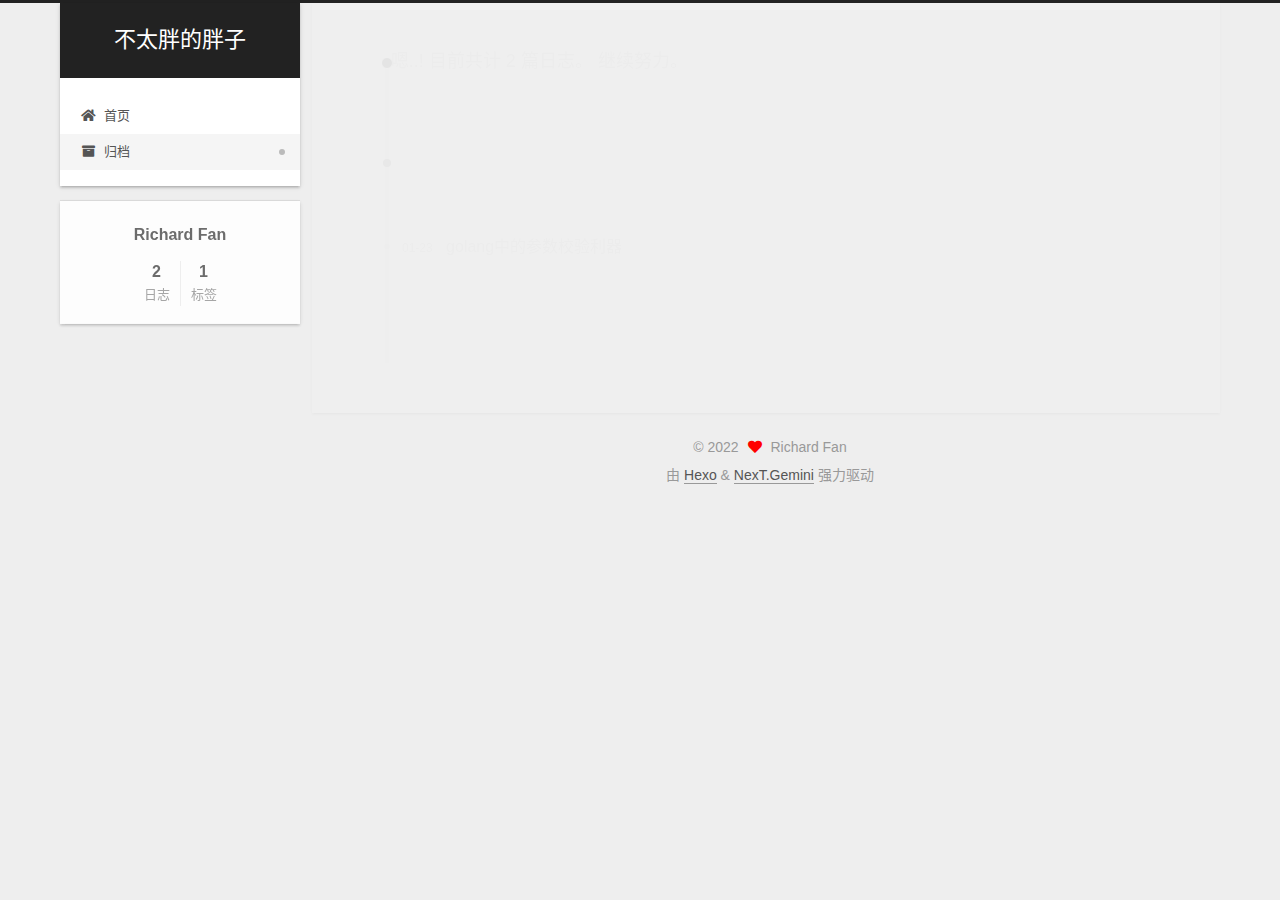
<file: archives/2022/01/index.html>
<!DOCTYPE html>
<html lang="zh-CN">
<head>
  <meta charset="UTF-8">
<meta name="viewport" content="width=device-width, initial-scale=1, maximum-scale=2">
<meta name="theme-color" content="#222">
<meta name="generator" content="Hexo 6.0.0">
  <link rel="apple-touch-icon" sizes="180x180" href="/images/apple-touch-icon-next.png">
  <link rel="icon" type="image/png" sizes="32x32" href="/images/favicon-32x32-next.png">
  <link rel="icon" type="image/png" sizes="16x16" href="/images/favicon-16x16-next.png">
  <link rel="mask-icon" href="/images/logo.svg" color="#222">

<link rel="stylesheet" href="/css/main.css">


<link rel="stylesheet" href="/lib/font-awesome/css/all.min.css">

<script id="hexo-configurations">
    var NexT = window.NexT || {};
    var CONFIG = {"hostname":"example.com","root":"/","scheme":"Gemini","version":"7.8.0","exturl":false,"sidebar":{"position":"left","display":"post","padding":18,"offset":12,"onmobile":false},"copycode":{"enable":false,"show_result":false,"style":null},"back2top":{"enable":true,"sidebar":false,"scrollpercent":false},"bookmark":{"enable":false,"color":"#222","save":"auto"},"fancybox":false,"mediumzoom":false,"lazyload":false,"pangu":false,"comments":{"style":"tabs","active":null,"storage":true,"lazyload":false,"nav":null},"algolia":{"hits":{"per_page":10},"labels":{"input_placeholder":"Search for Posts","hits_empty":"We didn't find any results for the search: ${query}","hits_stats":"${hits} results found in ${time} ms"}},"localsearch":{"enable":false,"trigger":"auto","top_n_per_article":1,"unescape":false,"preload":false},"motion":{"enable":true,"async":false,"transition":{"post_block":"fadeIn","post_header":"slideDownIn","post_body":"slideDownIn","coll_header":"slideLeftIn","sidebar":"slideUpIn"}}};
  </script>

  <meta property="og:type" content="website">
<meta property="og:title" content="不太胖的胖子">
<meta property="og:url" content="http://example.com/archives/2022/01/index.html">
<meta property="og:site_name" content="不太胖的胖子">
<meta property="og:locale" content="zh_CN">
<meta property="article:author" content="Richard Fan">
<meta name="twitter:card" content="summary">

<link rel="canonical" href="http://example.com/archives/2022/01/">


<script id="page-configurations">
  // https://hexo.io/docs/variables.html
  CONFIG.page = {
    sidebar: "",
    isHome : false,
    isPost : false,
    lang   : 'zh-CN'
  };
</script>

  <title>归档 | 不太胖的胖子</title>
  






  <noscript>
  <style>
  .use-motion .brand,
  .use-motion .menu-item,
  .sidebar-inner,
  .use-motion .post-block,
  .use-motion .pagination,
  .use-motion .comments,
  .use-motion .post-header,
  .use-motion .post-body,
  .use-motion .collection-header { opacity: initial; }

  .use-motion .site-title,
  .use-motion .site-subtitle {
    opacity: initial;
    top: initial;
  }

  .use-motion .logo-line-before i { left: initial; }
  .use-motion .logo-line-after i { right: initial; }
  </style>
</noscript>

</head>

<body itemscope itemtype="http://schema.org/WebPage">
  <div class="container use-motion">
    <div class="headband"></div>

    <header class="header" itemscope itemtype="http://schema.org/WPHeader">
      <div class="header-inner"><div class="site-brand-container">
  <div class="site-nav-toggle">
    <div class="toggle" aria-label="切换导航栏">
      <span class="toggle-line toggle-line-first"></span>
      <span class="toggle-line toggle-line-middle"></span>
      <span class="toggle-line toggle-line-last"></span>
    </div>
  </div>

  <div class="site-meta">

    <a href="/" class="brand" rel="start">
      <span class="logo-line-before"><i></i></span>
      <h1 class="site-title">不太胖的胖子</h1>
      <span class="logo-line-after"><i></i></span>
    </a>
  </div>

  <div class="site-nav-right">
    <div class="toggle popup-trigger">
    </div>
  </div>
</div>




<nav class="site-nav">
  <ul id="menu" class="main-menu menu">
        <li class="menu-item menu-item-home">

    <a href="/" rel="section"><i class="fa fa-home fa-fw"></i>首页</a>

  </li>
        <li class="menu-item menu-item-archives">

    <a href="/archives/" rel="section"><i class="fa fa-archive fa-fw"></i>归档</a>

  </li>
  </ul>
</nav>




</div>
    </header>

    
  <div class="back-to-top">
    <i class="fa fa-arrow-up"></i>
    <span>0%</span>
  </div>


    <main class="main">
      <div class="main-inner">
        <div class="content-wrap">
          

          <div class="content archive">
            

  
  
  
  <div class="post-block">
    <div class="posts-collapse">
      <div class="collection-title">
        <span class="collection-header">嗯..! 目前共计 2 篇日志。 继续努力。</span>
      </div>

      
    <div class="collection-year">
      <span class="collection-header">2022</span>
    </div>

  <article itemscope itemtype="http://schema.org/Article">
    <header class="post-header">

      <div class="post-meta">
        <time itemprop="dateCreated"
              datetime="2022-01-23T20:23:06+08:00"
              content="2022-01-23">
          01-23
        </time>
      </div>

      <div class="post-title">
          <a class="post-title-link" href="/2022/01/23/golang%E4%B8%AD%E7%9A%84%E5%8F%82%E6%95%B0%E6%A0%A1%E9%AA%8C%E5%88%A9%E5%99%A8/" itemprop="url">
            <span itemprop="name">golang中的参数校验利器</span>
          </a>
      </div>

    </header>
  </article>

  <article itemscope itemtype="http://schema.org/Article">
    <header class="post-header">

      <div class="post-meta">
        <time itemprop="dateCreated"
              datetime="2022-01-23T17:12:53+08:00"
              content="2022-01-23">
          01-23
        </time>
      </div>

      <div class="post-title">
          <a class="post-title-link" href="/2022/01/23/hexoAndGithubAsBlog/" itemprop="url">
            <span itemprop="name">利用github和hexo搭建个人博客</span>
          </a>
      </div>

    </header>
  </article>


    </div>
  </div>
  
  
  

  



          </div>
          

<script>
  window.addEventListener('tabs:register', () => {
    let { activeClass } = CONFIG.comments;
    if (CONFIG.comments.storage) {
      activeClass = localStorage.getItem('comments_active') || activeClass;
    }
    if (activeClass) {
      let activeTab = document.querySelector(`a[href="#comment-${activeClass}"]`);
      if (activeTab) {
        activeTab.click();
      }
    }
  });
  if (CONFIG.comments.storage) {
    window.addEventListener('tabs:click', event => {
      if (!event.target.matches('.tabs-comment .tab-content .tab-pane')) return;
      let commentClass = event.target.classList[1];
      localStorage.setItem('comments_active', commentClass);
    });
  }
</script>

        </div>
          
  
  <div class="toggle sidebar-toggle">
    <span class="toggle-line toggle-line-first"></span>
    <span class="toggle-line toggle-line-middle"></span>
    <span class="toggle-line toggle-line-last"></span>
  </div>

  <aside class="sidebar">
    <div class="sidebar-inner">

      <ul class="sidebar-nav motion-element">
        <li class="sidebar-nav-toc">
          文章目录
        </li>
        <li class="sidebar-nav-overview">
          站点概览
        </li>
      </ul>

      <!--noindex-->
      <div class="post-toc-wrap sidebar-panel">
      </div>
      <!--/noindex-->

      <div class="site-overview-wrap sidebar-panel">
        <div class="site-author motion-element" itemprop="author" itemscope itemtype="http://schema.org/Person">
  <p class="site-author-name" itemprop="name">Richard Fan</p>
  <div class="site-description" itemprop="description"></div>
</div>
<div class="site-state-wrap motion-element">
  <nav class="site-state">
      <div class="site-state-item site-state-posts">
          <a href="/archives/">
        
          <span class="site-state-item-count">2</span>
          <span class="site-state-item-name">日志</span>
        </a>
      </div>
      <div class="site-state-item site-state-tags">
        <span class="site-state-item-count">1</span>
        <span class="site-state-item-name">标签</span>
      </div>
  </nav>
</div>



      </div>

    </div>
  </aside>
  <div id="sidebar-dimmer"></div>


      </div>
    </main>

    <footer class="footer">
      <div class="footer-inner">
        

        

<div class="copyright">
  
  &copy; 
  <span itemprop="copyrightYear">2022</span>
  <span class="with-love">
    <i class="fa fa-heart"></i>
  </span>
  <span class="author" itemprop="copyrightHolder">Richard Fan</span>
</div>
  <div class="powered-by">由 <a href="https://hexo.io/" class="theme-link" rel="noopener" target="_blank">Hexo</a> & <a href="https://theme-next.org/" class="theme-link" rel="noopener" target="_blank">NexT.Gemini</a> 强力驱动
  </div>

        








      </div>
    </footer>
  </div>

  
  <script src="/lib/anime.min.js"></script>
  <script src="/lib/velocity/velocity.min.js"></script>
  <script src="/lib/velocity/velocity.ui.min.js"></script>

<script src="/js/utils.js"></script>

<script src="/js/motion.js"></script>


<script src="/js/schemes/pisces.js"></script>


<script src="/js/next-boot.js"></script>




  















  

  

</body>
</html>
</file>
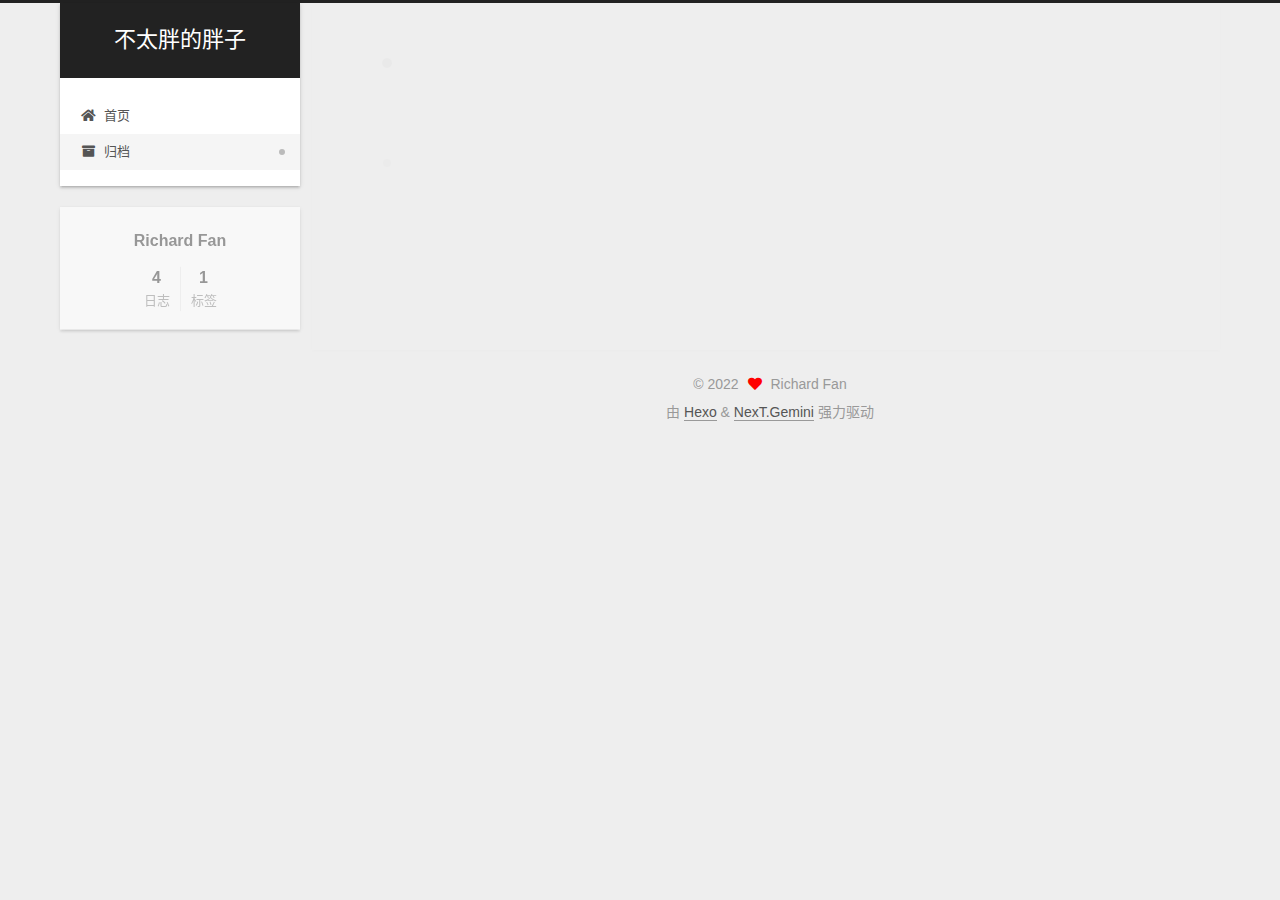
<file: archives/2022/02/index.html>
<!DOCTYPE html>
<html lang="zh-CN">
<head>
  <meta charset="UTF-8">
<meta name="viewport" content="width=device-width, initial-scale=1, maximum-scale=2">
<meta name="theme-color" content="#222">
<meta name="generator" content="Hexo 6.0.0">
  <link rel="apple-touch-icon" sizes="180x180" href="/images/apple-touch-icon-next.png">
  <link rel="icon" type="image/png" sizes="32x32" href="/images/favicon-32x32-next.png">
  <link rel="icon" type="image/png" sizes="16x16" href="/images/favicon-16x16-next.png">
  <link rel="mask-icon" href="/images/logo.svg" color="#222">

<link rel="stylesheet" href="/css/main.css">


<link rel="stylesheet" href="/lib/font-awesome/css/all.min.css">

<script id="hexo-configurations">
    var NexT = window.NexT || {};
    var CONFIG = {"hostname":"example.com","root":"/","scheme":"Gemini","version":"7.8.0","exturl":false,"sidebar":{"position":"left","display":"post","padding":18,"offset":12,"onmobile":false},"copycode":{"enable":false,"show_result":false,"style":null},"back2top":{"enable":true,"sidebar":false,"scrollpercent":false},"bookmark":{"enable":false,"color":"#222","save":"auto"},"fancybox":false,"mediumzoom":false,"lazyload":false,"pangu":false,"comments":{"style":"tabs","active":null,"storage":true,"lazyload":false,"nav":null},"algolia":{"hits":{"per_page":10},"labels":{"input_placeholder":"Search for Posts","hits_empty":"We didn't find any results for the search: ${query}","hits_stats":"${hits} results found in ${time} ms"}},"localsearch":{"enable":false,"trigger":"auto","top_n_per_article":1,"unescape":false,"preload":false},"motion":{"enable":true,"async":false,"transition":{"post_block":"fadeIn","post_header":"slideDownIn","post_body":"slideDownIn","coll_header":"slideLeftIn","sidebar":"slideUpIn"}}};
  </script>

  <meta property="og:type" content="website">
<meta property="og:title" content="不太胖的胖子">
<meta property="og:url" content="http://example.com/archives/2022/02/index.html">
<meta property="og:site_name" content="不太胖的胖子">
<meta property="og:locale" content="zh_CN">
<meta property="article:author" content="Richard Fan">
<meta name="twitter:card" content="summary">

<link rel="canonical" href="http://example.com/archives/2022/02/">


<script id="page-configurations">
  // https://hexo.io/docs/variables.html
  CONFIG.page = {
    sidebar: "",
    isHome : false,
    isPost : false,
    lang   : 'zh-CN'
  };
</script>

  <title>归档 | 不太胖的胖子</title>
  






  <noscript>
  <style>
  .use-motion .brand,
  .use-motion .menu-item,
  .sidebar-inner,
  .use-motion .post-block,
  .use-motion .pagination,
  .use-motion .comments,
  .use-motion .post-header,
  .use-motion .post-body,
  .use-motion .collection-header { opacity: initial; }

  .use-motion .site-title,
  .use-motion .site-subtitle {
    opacity: initial;
    top: initial;
  }

  .use-motion .logo-line-before i { left: initial; }
  .use-motion .logo-line-after i { right: initial; }
  </style>
</noscript>

</head>

<body itemscope itemtype="http://schema.org/WebPage">
  <div class="container use-motion">
    <div class="headband"></div>

    <header class="header" itemscope itemtype="http://schema.org/WPHeader">
      <div class="header-inner"><div class="site-brand-container">
  <div class="site-nav-toggle">
    <div class="toggle" aria-label="切换导航栏">
      <span class="toggle-line toggle-line-first"></span>
      <span class="toggle-line toggle-line-middle"></span>
      <span class="toggle-line toggle-line-last"></span>
    </div>
  </div>

  <div class="site-meta">

    <a href="/" class="brand" rel="start">
      <span class="logo-line-before"><i></i></span>
      <h1 class="site-title">不太胖的胖子</h1>
      <span class="logo-line-after"><i></i></span>
    </a>
  </div>

  <div class="site-nav-right">
    <div class="toggle popup-trigger">
    </div>
  </div>
</div>




<nav class="site-nav">
  <ul id="menu" class="main-menu menu">
        <li class="menu-item menu-item-home">

    <a href="/" rel="section"><i class="fa fa-home fa-fw"></i>首页</a>

  </li>
        <li class="menu-item menu-item-archives">

    <a href="/archives/" rel="section"><i class="fa fa-archive fa-fw"></i>归档</a>

  </li>
  </ul>
</nav>




</div>
    </header>

    
  <div class="back-to-top">
    <i class="fa fa-arrow-up"></i>
    <span>0%</span>
  </div>


    <main class="main">
      <div class="main-inner">
        <div class="content-wrap">
          

          <div class="content archive">
            

  
  
  
  <div class="post-block">
    <div class="posts-collapse">
      <div class="collection-title">
        <span class="collection-header">嗯..! 目前共计 4 篇日志。 继续努力。</span>
      </div>

      
    <div class="collection-year">
      <span class="collection-header">2022</span>
    </div>

  <article itemscope itemtype="http://schema.org/Article">
    <header class="post-header">

      <div class="post-meta">
        <time itemprop="dateCreated"
              datetime="2022-02-26T22:43:23+08:00"
              content="2022-02-26">
          02-26
        </time>
      </div>

      <div class="post-title">
          <a class="post-title-link" href="/2022/02/26/%E5%88%A9%E7%94%A8OpenSSL%E5%88%9B%E5%BB%BA%E8%87%AA%E7%AD%BE%E5%90%8D%E8%AF%81%E4%B9%A6/" itemprop="url">
            <span itemprop="name">利用OpenSSL创建自签名证书</span>
          </a>
      </div>

    </header>
  </article>


    </div>
  </div>
  
  
  

  



          </div>
          

<script>
  window.addEventListener('tabs:register', () => {
    let { activeClass } = CONFIG.comments;
    if (CONFIG.comments.storage) {
      activeClass = localStorage.getItem('comments_active') || activeClass;
    }
    if (activeClass) {
      let activeTab = document.querySelector(`a[href="#comment-${activeClass}"]`);
      if (activeTab) {
        activeTab.click();
      }
    }
  });
  if (CONFIG.comments.storage) {
    window.addEventListener('tabs:click', event => {
      if (!event.target.matches('.tabs-comment .tab-content .tab-pane')) return;
      let commentClass = event.target.classList[1];
      localStorage.setItem('comments_active', commentClass);
    });
  }
</script>

        </div>
          
  
  <div class="toggle sidebar-toggle">
    <span class="toggle-line toggle-line-first"></span>
    <span class="toggle-line toggle-line-middle"></span>
    <span class="toggle-line toggle-line-last"></span>
  </div>

  <aside class="sidebar">
    <div class="sidebar-inner">

      <ul class="sidebar-nav motion-element">
        <li class="sidebar-nav-toc">
          文章目录
        </li>
        <li class="sidebar-nav-overview">
          站点概览
        </li>
      </ul>

      <!--noindex-->
      <div class="post-toc-wrap sidebar-panel">
      </div>
      <!--/noindex-->

      <div class="site-overview-wrap sidebar-panel">
        <div class="site-author motion-element" itemprop="author" itemscope itemtype="http://schema.org/Person">
  <p class="site-author-name" itemprop="name">Richard Fan</p>
  <div class="site-description" itemprop="description"></div>
</div>
<div class="site-state-wrap motion-element">
  <nav class="site-state">
      <div class="site-state-item site-state-posts">
          <a href="/archives/">
        
          <span class="site-state-item-count">4</span>
          <span class="site-state-item-name">日志</span>
        </a>
      </div>
      <div class="site-state-item site-state-tags">
        <span class="site-state-item-count">1</span>
        <span class="site-state-item-name">标签</span>
      </div>
  </nav>
</div>



      </div>

    </div>
  </aside>
  <div id="sidebar-dimmer"></div>


      </div>
    </main>

    <footer class="footer">
      <div class="footer-inner">
        

        

<div class="copyright">
  
  &copy; 
  <span itemprop="copyrightYear">2022</span>
  <span class="with-love">
    <i class="fa fa-heart"></i>
  </span>
  <span class="author" itemprop="copyrightHolder">Richard Fan</span>
</div>
  <div class="powered-by">由 <a href="https://hexo.io/" class="theme-link" rel="noopener" target="_blank">Hexo</a> & <a href="https://theme-next.org/" class="theme-link" rel="noopener" target="_blank">NexT.Gemini</a> 强力驱动
  </div>

        








      </div>
    </footer>
  </div>

  
  <script src="/lib/anime.min.js"></script>
  <script src="/lib/velocity/velocity.min.js"></script>
  <script src="/lib/velocity/velocity.ui.min.js"></script>

<script src="/js/utils.js"></script>

<script src="/js/motion.js"></script>


<script src="/js/schemes/pisces.js"></script>


<script src="/js/next-boot.js"></script>




  















  

  

</body>
</html>
</file>
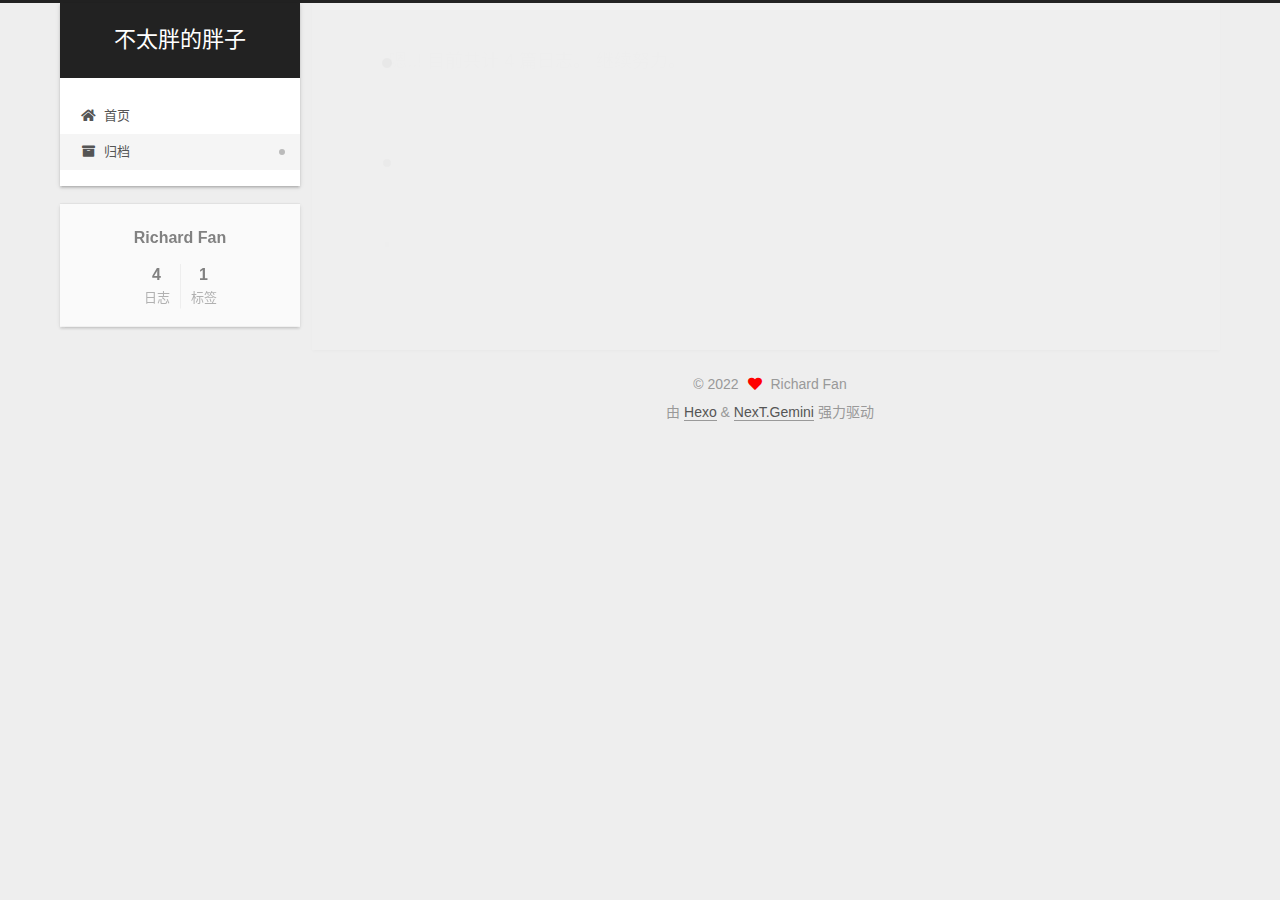
<file: archives/2022/10/index.html>
<!DOCTYPE html>
<html lang="zh-CN">
<head>
  <meta charset="UTF-8">
<meta name="viewport" content="width=device-width, initial-scale=1, maximum-scale=2">
<meta name="theme-color" content="#222">
<meta name="generator" content="Hexo 6.0.0">
  <link rel="apple-touch-icon" sizes="180x180" href="/images/apple-touch-icon-next.png">
  <link rel="icon" type="image/png" sizes="32x32" href="/images/favicon-32x32-next.png">
  <link rel="icon" type="image/png" sizes="16x16" href="/images/favicon-16x16-next.png">
  <link rel="mask-icon" href="/images/logo.svg" color="#222">

<link rel="stylesheet" href="/css/main.css">


<link rel="stylesheet" href="/lib/font-awesome/css/all.min.css">

<script id="hexo-configurations">
    var NexT = window.NexT || {};
    var CONFIG = {"hostname":"example.com","root":"/","scheme":"Gemini","version":"7.8.0","exturl":false,"sidebar":{"position":"left","display":"post","padding":18,"offset":12,"onmobile":false},"copycode":{"enable":false,"show_result":false,"style":null},"back2top":{"enable":true,"sidebar":false,"scrollpercent":false},"bookmark":{"enable":false,"color":"#222","save":"auto"},"fancybox":false,"mediumzoom":false,"lazyload":false,"pangu":false,"comments":{"style":"tabs","active":null,"storage":true,"lazyload":false,"nav":null},"algolia":{"hits":{"per_page":10},"labels":{"input_placeholder":"Search for Posts","hits_empty":"We didn't find any results for the search: ${query}","hits_stats":"${hits} results found in ${time} ms"}},"localsearch":{"enable":false,"trigger":"auto","top_n_per_article":1,"unescape":false,"preload":false},"motion":{"enable":true,"async":false,"transition":{"post_block":"fadeIn","post_header":"slideDownIn","post_body":"slideDownIn","coll_header":"slideLeftIn","sidebar":"slideUpIn"}}};
  </script>

  <meta property="og:type" content="website">
<meta property="og:title" content="不太胖的胖子">
<meta property="og:url" content="http://example.com/archives/2022/10/index.html">
<meta property="og:site_name" content="不太胖的胖子">
<meta property="og:locale" content="zh_CN">
<meta property="article:author" content="Richard Fan">
<meta name="twitter:card" content="summary">

<link rel="canonical" href="http://example.com/archives/2022/10/">


<script id="page-configurations">
  // https://hexo.io/docs/variables.html
  CONFIG.page = {
    sidebar: "",
    isHome : false,
    isPost : false,
    lang   : 'zh-CN'
  };
</script>

  <title>归档 | 不太胖的胖子</title>
  






  <noscript>
  <style>
  .use-motion .brand,
  .use-motion .menu-item,
  .sidebar-inner,
  .use-motion .post-block,
  .use-motion .pagination,
  .use-motion .comments,
  .use-motion .post-header,
  .use-motion .post-body,
  .use-motion .collection-header { opacity: initial; }

  .use-motion .site-title,
  .use-motion .site-subtitle {
    opacity: initial;
    top: initial;
  }

  .use-motion .logo-line-before i { left: initial; }
  .use-motion .logo-line-after i { right: initial; }
  </style>
</noscript>

</head>

<body itemscope itemtype="http://schema.org/WebPage">
  <div class="container use-motion">
    <div class="headband"></div>

    <header class="header" itemscope itemtype="http://schema.org/WPHeader">
      <div class="header-inner"><div class="site-brand-container">
  <div class="site-nav-toggle">
    <div class="toggle" aria-label="切换导航栏">
      <span class="toggle-line toggle-line-first"></span>
      <span class="toggle-line toggle-line-middle"></span>
      <span class="toggle-line toggle-line-last"></span>
    </div>
  </div>

  <div class="site-meta">

    <a href="/" class="brand" rel="start">
      <span class="logo-line-before"><i></i></span>
      <h1 class="site-title">不太胖的胖子</h1>
      <span class="logo-line-after"><i></i></span>
    </a>
  </div>

  <div class="site-nav-right">
    <div class="toggle popup-trigger">
    </div>
  </div>
</div>




<nav class="site-nav">
  <ul id="menu" class="main-menu menu">
        <li class="menu-item menu-item-home">

    <a href="/" rel="section"><i class="fa fa-home fa-fw"></i>首页</a>

  </li>
        <li class="menu-item menu-item-archives">

    <a href="/archives/" rel="section"><i class="fa fa-archive fa-fw"></i>归档</a>

  </li>
  </ul>
</nav>




</div>
    </header>

    
  <div class="back-to-top">
    <i class="fa fa-arrow-up"></i>
    <span>0%</span>
  </div>


    <main class="main">
      <div class="main-inner">
        <div class="content-wrap">
          

          <div class="content archive">
            

  
  
  
  <div class="post-block">
    <div class="posts-collapse">
      <div class="collection-title">
        <span class="collection-header">嗯..! 目前共计 4 篇日志。 继续努力。</span>
      </div>

      
    <div class="collection-year">
      <span class="collection-header">2022</span>
    </div>

  <article itemscope itemtype="http://schema.org/Article">
    <header class="post-header">

      <div class="post-meta">
        <time itemprop="dateCreated"
              datetime="2022-10-07T21:44:58+08:00"
              content="2022-10-07">
          10-07
        </time>
      </div>

      <div class="post-title">
          <a class="post-title-link" href="/2022/10/07/%E4%BB%8E%E9%9B%B6%E5%BC%80%E5%A7%8B%E5%BC%80%E5%8F%91%E4%B8%80%E4%B8%AA%E6%B8%B8%E6%88%8F%E5%B0%8F%E5%8A%A9%E6%89%8B/" itemprop="url">
            <span itemprop="name">从零开始开发一个游戏小助手</span>
          </a>
      </div>

    </header>
  </article>


    </div>
  </div>
  
  
  

  



          </div>
          

<script>
  window.addEventListener('tabs:register', () => {
    let { activeClass } = CONFIG.comments;
    if (CONFIG.comments.storage) {
      activeClass = localStorage.getItem('comments_active') || activeClass;
    }
    if (activeClass) {
      let activeTab = document.querySelector(`a[href="#comment-${activeClass}"]`);
      if (activeTab) {
        activeTab.click();
      }
    }
  });
  if (CONFIG.comments.storage) {
    window.addEventListener('tabs:click', event => {
      if (!event.target.matches('.tabs-comment .tab-content .tab-pane')) return;
      let commentClass = event.target.classList[1];
      localStorage.setItem('comments_active', commentClass);
    });
  }
</script>

        </div>
          
  
  <div class="toggle sidebar-toggle">
    <span class="toggle-line toggle-line-first"></span>
    <span class="toggle-line toggle-line-middle"></span>
    <span class="toggle-line toggle-line-last"></span>
  </div>

  <aside class="sidebar">
    <div class="sidebar-inner">

      <ul class="sidebar-nav motion-element">
        <li class="sidebar-nav-toc">
          文章目录
        </li>
        <li class="sidebar-nav-overview">
          站点概览
        </li>
      </ul>

      <!--noindex-->
      <div class="post-toc-wrap sidebar-panel">
      </div>
      <!--/noindex-->

      <div class="site-overview-wrap sidebar-panel">
        <div class="site-author motion-element" itemprop="author" itemscope itemtype="http://schema.org/Person">
  <p class="site-author-name" itemprop="name">Richard Fan</p>
  <div class="site-description" itemprop="description"></div>
</div>
<div class="site-state-wrap motion-element">
  <nav class="site-state">
      <div class="site-state-item site-state-posts">
          <a href="/archives/">
        
          <span class="site-state-item-count">4</span>
          <span class="site-state-item-name">日志</span>
        </a>
      </div>
      <div class="site-state-item site-state-tags">
        <span class="site-state-item-count">1</span>
        <span class="site-state-item-name">标签</span>
      </div>
  </nav>
</div>



      </div>

    </div>
  </aside>
  <div id="sidebar-dimmer"></div>


      </div>
    </main>

    <footer class="footer">
      <div class="footer-inner">
        

        

<div class="copyright">
  
  &copy; 
  <span itemprop="copyrightYear">2022</span>
  <span class="with-love">
    <i class="fa fa-heart"></i>
  </span>
  <span class="author" itemprop="copyrightHolder">Richard Fan</span>
</div>
  <div class="powered-by">由 <a href="https://hexo.io/" class="theme-link" rel="noopener" target="_blank">Hexo</a> & <a href="https://theme-next.org/" class="theme-link" rel="noopener" target="_blank">NexT.Gemini</a> 强力驱动
  </div>

        








      </div>
    </footer>
  </div>

  
  <script src="/lib/anime.min.js"></script>
  <script src="/lib/velocity/velocity.min.js"></script>
  <script src="/lib/velocity/velocity.ui.min.js"></script>

<script src="/js/utils.js"></script>

<script src="/js/motion.js"></script>


<script src="/js/schemes/pisces.js"></script>


<script src="/js/next-boot.js"></script>




  















  

  

</body>
</html>
</file>
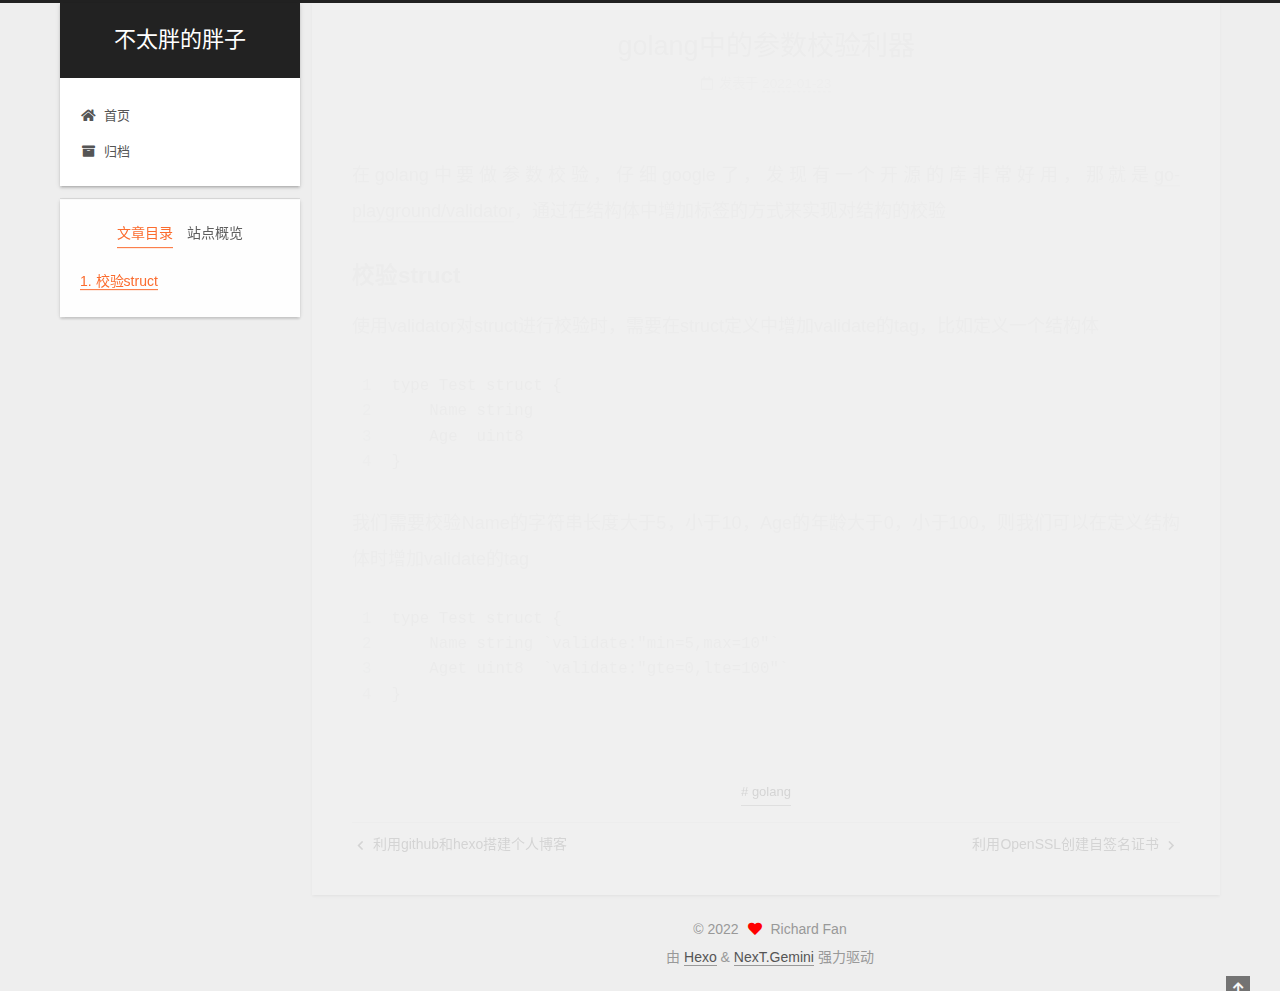
<file: 2022/01/23/golang中的参数校验利器/index.html>
<!DOCTYPE html>
<html lang="zh-CN">
<head>
  <meta charset="UTF-8">
<meta name="viewport" content="width=device-width, initial-scale=1, maximum-scale=2">
<meta name="theme-color" content="#222">
<meta name="generator" content="Hexo 6.0.0">
  <link rel="apple-touch-icon" sizes="180x180" href="/images/apple-touch-icon-next.png">
  <link rel="icon" type="image/png" sizes="32x32" href="/images/favicon-32x32-next.png">
  <link rel="icon" type="image/png" sizes="16x16" href="/images/favicon-16x16-next.png">
  <link rel="mask-icon" href="/images/logo.svg" color="#222">

<link rel="stylesheet" href="/css/main.css">


<link rel="stylesheet" href="/lib/font-awesome/css/all.min.css">

<script id="hexo-configurations">
    var NexT = window.NexT || {};
    var CONFIG = {"hostname":"example.com","root":"/","scheme":"Gemini","version":"7.8.0","exturl":false,"sidebar":{"position":"left","display":"post","padding":18,"offset":12,"onmobile":false},"copycode":{"enable":false,"show_result":false,"style":null},"back2top":{"enable":true,"sidebar":false,"scrollpercent":false},"bookmark":{"enable":false,"color":"#222","save":"auto"},"fancybox":false,"mediumzoom":false,"lazyload":false,"pangu":false,"comments":{"style":"tabs","active":null,"storage":true,"lazyload":false,"nav":null},"algolia":{"hits":{"per_page":10},"labels":{"input_placeholder":"Search for Posts","hits_empty":"We didn't find any results for the search: ${query}","hits_stats":"${hits} results found in ${time} ms"}},"localsearch":{"enable":false,"trigger":"auto","top_n_per_article":1,"unescape":false,"preload":false},"motion":{"enable":true,"async":false,"transition":{"post_block":"fadeIn","post_header":"slideDownIn","post_body":"slideDownIn","coll_header":"slideLeftIn","sidebar":"slideUpIn"}}};
  </script>

  <meta name="description" content="在golang中要做参数校验，仔细google了，发现有一个开源的库非常好用，那就是go-playground&#x2F;validator，通过在结构体中增加标签的方式来实现对结构的校验 校验struct使用validator对struct进行校验时，需要在struct定义中增加validate的tag，比如定义一个结构体 1234type Test struct &amp;#123;    Name strin">
<meta property="og:type" content="article">
<meta property="og:title" content="golang中的参数校验利器">
<meta property="og:url" content="http://example.com/2022/01/23/golang%E4%B8%AD%E7%9A%84%E5%8F%82%E6%95%B0%E6%A0%A1%E9%AA%8C%E5%88%A9%E5%99%A8/index.html">
<meta property="og:site_name" content="不太胖的胖子">
<meta property="og:description" content="在golang中要做参数校验，仔细google了，发现有一个开源的库非常好用，那就是go-playground&#x2F;validator，通过在结构体中增加标签的方式来实现对结构的校验 校验struct使用validator对struct进行校验时，需要在struct定义中增加validate的tag，比如定义一个结构体 1234type Test struct &amp;#123;    Name strin">
<meta property="og:locale" content="zh_CN">
<meta property="article:published_time" content="2022-01-23T12:23:06.000Z">
<meta property="article:modified_time" content="2022-01-23T12:56:01.055Z">
<meta property="article:author" content="Richard Fan">
<meta property="article:tag" content="golang">
<meta name="twitter:card" content="summary">

<link rel="canonical" href="http://example.com/2022/01/23/golang%E4%B8%AD%E7%9A%84%E5%8F%82%E6%95%B0%E6%A0%A1%E9%AA%8C%E5%88%A9%E5%99%A8/">


<script id="page-configurations">
  // https://hexo.io/docs/variables.html
  CONFIG.page = {
    sidebar: "",
    isHome : false,
    isPost : true,
    lang   : 'zh-CN'
  };
</script>

  <title>golang中的参数校验利器 | 不太胖的胖子</title>
  






  <noscript>
  <style>
  .use-motion .brand,
  .use-motion .menu-item,
  .sidebar-inner,
  .use-motion .post-block,
  .use-motion .pagination,
  .use-motion .comments,
  .use-motion .post-header,
  .use-motion .post-body,
  .use-motion .collection-header { opacity: initial; }

  .use-motion .site-title,
  .use-motion .site-subtitle {
    opacity: initial;
    top: initial;
  }

  .use-motion .logo-line-before i { left: initial; }
  .use-motion .logo-line-after i { right: initial; }
  </style>
</noscript>

</head>

<body itemscope itemtype="http://schema.org/WebPage">
  <div class="container use-motion">
    <div class="headband"></div>

    <header class="header" itemscope itemtype="http://schema.org/WPHeader">
      <div class="header-inner"><div class="site-brand-container">
  <div class="site-nav-toggle">
    <div class="toggle" aria-label="切换导航栏">
      <span class="toggle-line toggle-line-first"></span>
      <span class="toggle-line toggle-line-middle"></span>
      <span class="toggle-line toggle-line-last"></span>
    </div>
  </div>

  <div class="site-meta">

    <a href="/" class="brand" rel="start">
      <span class="logo-line-before"><i></i></span>
      <h1 class="site-title">不太胖的胖子</h1>
      <span class="logo-line-after"><i></i></span>
    </a>
  </div>

  <div class="site-nav-right">
    <div class="toggle popup-trigger">
    </div>
  </div>
</div>




<nav class="site-nav">
  <ul id="menu" class="main-menu menu">
        <li class="menu-item menu-item-home">

    <a href="/" rel="section"><i class="fa fa-home fa-fw"></i>首页</a>

  </li>
        <li class="menu-item menu-item-archives">

    <a href="/archives/" rel="section"><i class="fa fa-archive fa-fw"></i>归档</a>

  </li>
  </ul>
</nav>




</div>
    </header>

    
  <div class="back-to-top">
    <i class="fa fa-arrow-up"></i>
    <span>0%</span>
  </div>


    <main class="main">
      <div class="main-inner">
        <div class="content-wrap">
          

          <div class="content post posts-expand">
            

    
  
  
  <article itemscope itemtype="http://schema.org/Article" class="post-block" lang="zh-CN">
    <link itemprop="mainEntityOfPage" href="http://example.com/2022/01/23/golang%E4%B8%AD%E7%9A%84%E5%8F%82%E6%95%B0%E6%A0%A1%E9%AA%8C%E5%88%A9%E5%99%A8/">

    <span hidden itemprop="author" itemscope itemtype="http://schema.org/Person">
      <meta itemprop="image" content="/images/avatar.gif">
      <meta itemprop="name" content="Richard Fan">
      <meta itemprop="description" content="">
    </span>

    <span hidden itemprop="publisher" itemscope itemtype="http://schema.org/Organization">
      <meta itemprop="name" content="不太胖的胖子">
    </span>
      <header class="post-header">
        <h1 class="post-title" itemprop="name headline">
          golang中的参数校验利器
        </h1>

        <div class="post-meta">
            <span class="post-meta-item">
              <span class="post-meta-item-icon">
                <i class="far fa-calendar"></i>
              </span>
              <span class="post-meta-item-text">发表于</span>
              

              <time title="创建时间：2022-01-23 20:23:06 / 修改时间：20:56:01" itemprop="dateCreated datePublished" datetime="2022-01-23T20:23:06+08:00">2022-01-23</time>
            </span>

          

        </div>
      </header>

    
    
    
    <div class="post-body" itemprop="articleBody">

      
        <p>在golang中要做参数校验，仔细google了，发现有一个开源的库非常好用，那就是<a target="_blank" rel="noopener" href="https://github.com/go-playground/validator">go-playground/validator</a>，通过在结构体中增加标签的方式来实现对结构的校验</p>
<h3 id="校验struct"><a href="#校验struct" class="headerlink" title="校验struct"></a>校验struct</h3><p>使用validator对struct进行校验时，需要在struct定义中增加validate的tag，比如定义一个结构体</p>
<figure class="highlight plaintext"><table><tr><td class="gutter"><pre><span class="line">1</span><br><span class="line">2</span><br><span class="line">3</span><br><span class="line">4</span><br></pre></td><td class="code"><pre><span class="line">type Test struct &#123;</span><br><span class="line">    Name string</span><br><span class="line">    Age  uint8 </span><br><span class="line">&#125;</span><br></pre></td></tr></table></figure>
<p>我们需要校验Name的字符串长度大于5，小于10，Age的年龄大于0，小于100，则我们可以在定义结构体时增加validate的tag</p>
<figure class="highlight plaintext"><table><tr><td class="gutter"><pre><span class="line">1</span><br><span class="line">2</span><br><span class="line">3</span><br><span class="line">4</span><br></pre></td><td class="code"><pre><span class="line">type Test struct &#123;</span><br><span class="line">    Name string `validate:&quot;min=5,max=10&quot;`</span><br><span class="line">    Aget uint8  `validate:&quot;gte=0,lte=100&quot;`</span><br><span class="line">&#125;</span><br></pre></td></tr></table></figure>


    </div>

    
    
    

      <footer class="post-footer">
          <div class="post-tags">
              <a href="/tags/golang/" rel="tag"># golang</a>
          </div>

        


        
    <div class="post-nav">
      <div class="post-nav-item">
    <a href="/2022/01/23/hexoAndGithubAsBlog/" rel="prev" title="利用github和hexo搭建个人博客">
      <i class="fa fa-chevron-left"></i> 利用github和hexo搭建个人博客
    </a></div>
      <div class="post-nav-item">
    <a href="/2022/02/26/%E5%88%A9%E7%94%A8OpenSSL%E5%88%9B%E5%BB%BA%E8%87%AA%E7%AD%BE%E5%90%8D%E8%AF%81%E4%B9%A6/" rel="next" title="利用OpenSSL创建自签名证书">
      利用OpenSSL创建自签名证书 <i class="fa fa-chevron-right"></i>
    </a></div>
    </div>
      </footer>
    
  </article>
  
  
  



          </div>
          

<script>
  window.addEventListener('tabs:register', () => {
    let { activeClass } = CONFIG.comments;
    if (CONFIG.comments.storage) {
      activeClass = localStorage.getItem('comments_active') || activeClass;
    }
    if (activeClass) {
      let activeTab = document.querySelector(`a[href="#comment-${activeClass}"]`);
      if (activeTab) {
        activeTab.click();
      }
    }
  });
  if (CONFIG.comments.storage) {
    window.addEventListener('tabs:click', event => {
      if (!event.target.matches('.tabs-comment .tab-content .tab-pane')) return;
      let commentClass = event.target.classList[1];
      localStorage.setItem('comments_active', commentClass);
    });
  }
</script>

        </div>
          
  
  <div class="toggle sidebar-toggle">
    <span class="toggle-line toggle-line-first"></span>
    <span class="toggle-line toggle-line-middle"></span>
    <span class="toggle-line toggle-line-last"></span>
  </div>

  <aside class="sidebar">
    <div class="sidebar-inner">

      <ul class="sidebar-nav motion-element">
        <li class="sidebar-nav-toc">
          文章目录
        </li>
        <li class="sidebar-nav-overview">
          站点概览
        </li>
      </ul>

      <!--noindex-->
      <div class="post-toc-wrap sidebar-panel">
          <div class="post-toc motion-element"><ol class="nav"><li class="nav-item nav-level-3"><a class="nav-link" href="#%E6%A0%A1%E9%AA%8Cstruct"><span class="nav-number">1.</span> <span class="nav-text">校验struct</span></a></li></ol></div>
      </div>
      <!--/noindex-->

      <div class="site-overview-wrap sidebar-panel">
        <div class="site-author motion-element" itemprop="author" itemscope itemtype="http://schema.org/Person">
  <p class="site-author-name" itemprop="name">Richard Fan</p>
  <div class="site-description" itemprop="description"></div>
</div>
<div class="site-state-wrap motion-element">
  <nav class="site-state">
      <div class="site-state-item site-state-posts">
          <a href="/archives/">
        
          <span class="site-state-item-count">4</span>
          <span class="site-state-item-name">日志</span>
        </a>
      </div>
      <div class="site-state-item site-state-tags">
        <span class="site-state-item-count">1</span>
        <span class="site-state-item-name">标签</span>
      </div>
  </nav>
</div>



      </div>

    </div>
  </aside>
  <div id="sidebar-dimmer"></div>


      </div>
    </main>

    <footer class="footer">
      <div class="footer-inner">
        

        

<div class="copyright">
  
  &copy; 
  <span itemprop="copyrightYear">2022</span>
  <span class="with-love">
    <i class="fa fa-heart"></i>
  </span>
  <span class="author" itemprop="copyrightHolder">Richard Fan</span>
</div>
  <div class="powered-by">由 <a href="https://hexo.io/" class="theme-link" rel="noopener" target="_blank">Hexo</a> & <a href="https://theme-next.org/" class="theme-link" rel="noopener" target="_blank">NexT.Gemini</a> 强力驱动
  </div>

        








      </div>
    </footer>
  </div>

  
  <script src="/lib/anime.min.js"></script>
  <script src="/lib/velocity/velocity.min.js"></script>
  <script src="/lib/velocity/velocity.ui.min.js"></script>

<script src="/js/utils.js"></script>

<script src="/js/motion.js"></script>


<script src="/js/schemes/pisces.js"></script>


<script src="/js/next-boot.js"></script>




  















  

  

</body>
</html>
</file>
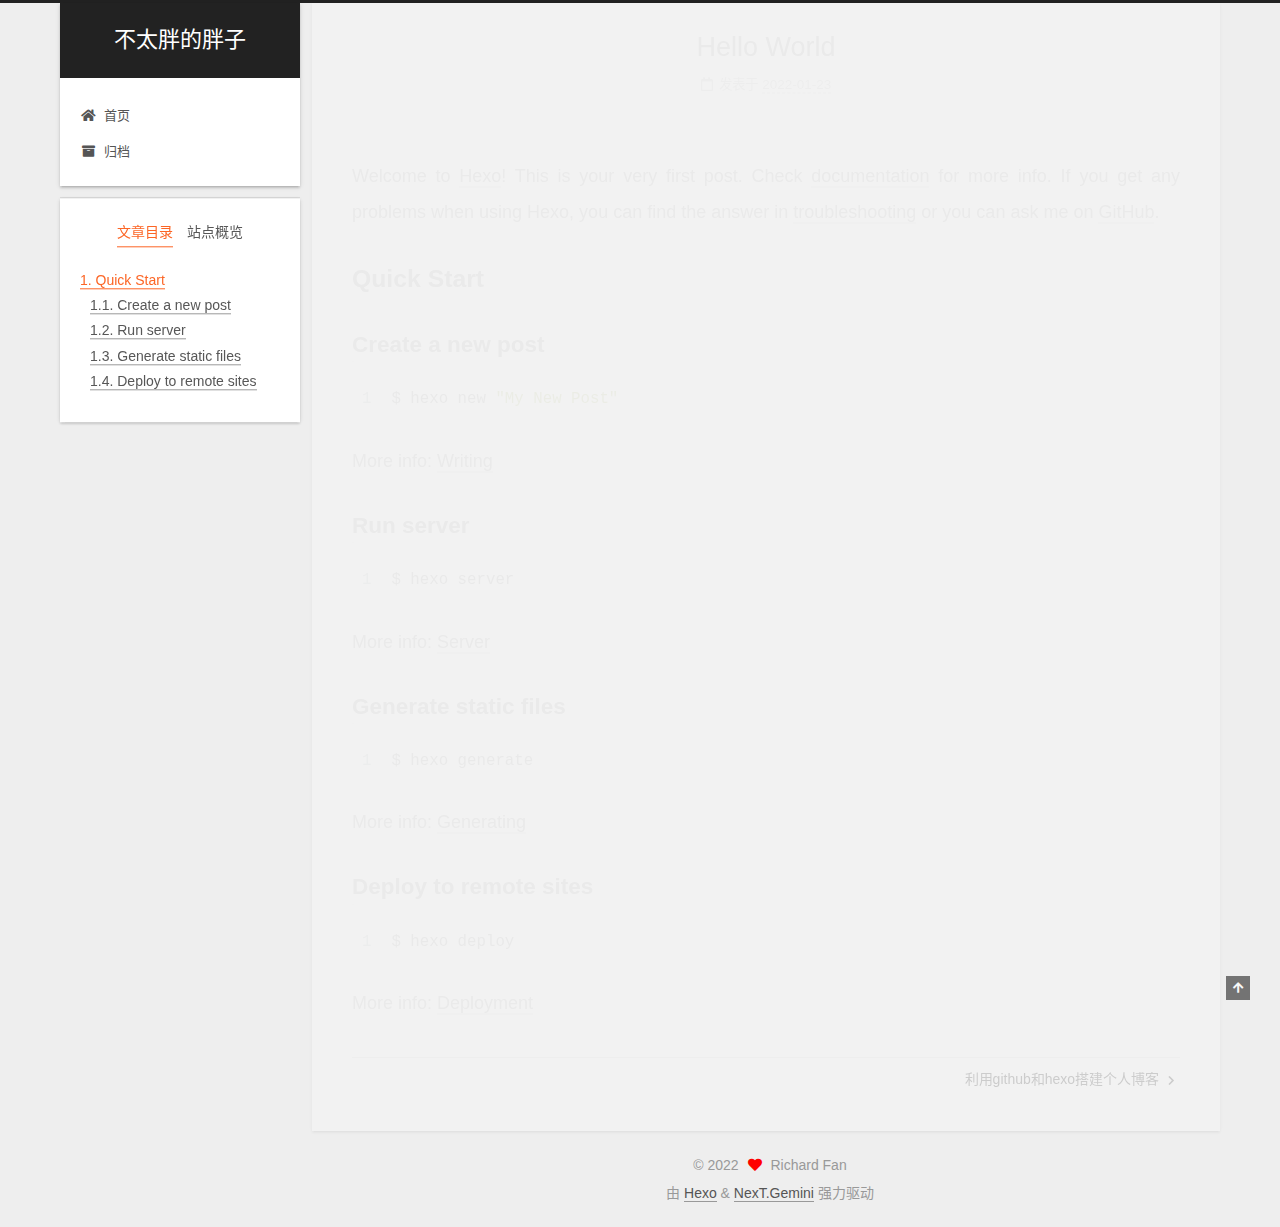
<file: 2022/01/23/hello-world/index.html>
<!DOCTYPE html>
<html lang="zh-CN">
<head>
  <meta charset="UTF-8">
<meta name="viewport" content="width=device-width, initial-scale=1, maximum-scale=2">
<meta name="theme-color" content="#222">
<meta name="generator" content="Hexo 6.0.0">
  <link rel="apple-touch-icon" sizes="180x180" href="/images/apple-touch-icon-next.png">
  <link rel="icon" type="image/png" sizes="32x32" href="/images/favicon-32x32-next.png">
  <link rel="icon" type="image/png" sizes="16x16" href="/images/favicon-16x16-next.png">
  <link rel="mask-icon" href="/images/logo.svg" color="#222">

<link rel="stylesheet" href="/css/main.css">


<link rel="stylesheet" href="/lib/font-awesome/css/all.min.css">

<script id="hexo-configurations">
    var NexT = window.NexT || {};
    var CONFIG = {"hostname":"example.com","root":"/","scheme":"Gemini","version":"7.8.0","exturl":false,"sidebar":{"position":"left","display":"post","padding":18,"offset":12,"onmobile":false},"copycode":{"enable":false,"show_result":false,"style":null},"back2top":{"enable":true,"sidebar":false,"scrollpercent":false},"bookmark":{"enable":false,"color":"#222","save":"auto"},"fancybox":false,"mediumzoom":false,"lazyload":false,"pangu":false,"comments":{"style":"tabs","active":null,"storage":true,"lazyload":false,"nav":null},"algolia":{"hits":{"per_page":10},"labels":{"input_placeholder":"Search for Posts","hits_empty":"We didn't find any results for the search: ${query}","hits_stats":"${hits} results found in ${time} ms"}},"localsearch":{"enable":false,"trigger":"auto","top_n_per_article":1,"unescape":false,"preload":false},"motion":{"enable":true,"async":false,"transition":{"post_block":"fadeIn","post_header":"slideDownIn","post_body":"slideDownIn","coll_header":"slideLeftIn","sidebar":"slideUpIn"}}};
  </script>

  <meta name="description" content="Welcome to Hexo! This is your very first post. Check documentation for more info. If you get any problems when using Hexo, you can find the answer in troubleshooting or you can ask me on GitHub. Quick">
<meta property="og:type" content="article">
<meta property="og:title" content="Hello World">
<meta property="og:url" content="http://example.com/2022/01/23/hello-world/index.html">
<meta property="og:site_name" content="不太胖的胖子">
<meta property="og:description" content="Welcome to Hexo! This is your very first post. Check documentation for more info. If you get any problems when using Hexo, you can find the answer in troubleshooting or you can ask me on GitHub. Quick">
<meta property="og:locale" content="zh_CN">
<meta property="article:published_time" content="2022-01-23T07:43:07.475Z">
<meta property="article:modified_time" content="2022-01-23T07:43:07.475Z">
<meta property="article:author" content="Richard Fan">
<meta name="twitter:card" content="summary">

<link rel="canonical" href="http://example.com/2022/01/23/hello-world/">


<script id="page-configurations">
  // https://hexo.io/docs/variables.html
  CONFIG.page = {
    sidebar: "",
    isHome : false,
    isPost : true,
    lang   : 'zh-CN'
  };
</script>

  <title>Hello World | 不太胖的胖子</title>
  






  <noscript>
  <style>
  .use-motion .brand,
  .use-motion .menu-item,
  .sidebar-inner,
  .use-motion .post-block,
  .use-motion .pagination,
  .use-motion .comments,
  .use-motion .post-header,
  .use-motion .post-body,
  .use-motion .collection-header { opacity: initial; }

  .use-motion .site-title,
  .use-motion .site-subtitle {
    opacity: initial;
    top: initial;
  }

  .use-motion .logo-line-before i { left: initial; }
  .use-motion .logo-line-after i { right: initial; }
  </style>
</noscript>

</head>

<body itemscope itemtype="http://schema.org/WebPage">
  <div class="container use-motion">
    <div class="headband"></div>

    <header class="header" itemscope itemtype="http://schema.org/WPHeader">
      <div class="header-inner"><div class="site-brand-container">
  <div class="site-nav-toggle">
    <div class="toggle" aria-label="切换导航栏">
      <span class="toggle-line toggle-line-first"></span>
      <span class="toggle-line toggle-line-middle"></span>
      <span class="toggle-line toggle-line-last"></span>
    </div>
  </div>

  <div class="site-meta">

    <a href="/" class="brand" rel="start">
      <span class="logo-line-before"><i></i></span>
      <h1 class="site-title">不太胖的胖子</h1>
      <span class="logo-line-after"><i></i></span>
    </a>
  </div>

  <div class="site-nav-right">
    <div class="toggle popup-trigger">
    </div>
  </div>
</div>




<nav class="site-nav">
  <ul id="menu" class="main-menu menu">
        <li class="menu-item menu-item-home">

    <a href="/" rel="section"><i class="fa fa-home fa-fw"></i>首页</a>

  </li>
        <li class="menu-item menu-item-archives">

    <a href="/archives/" rel="section"><i class="fa fa-archive fa-fw"></i>归档</a>

  </li>
  </ul>
</nav>




</div>
    </header>

    
  <div class="back-to-top">
    <i class="fa fa-arrow-up"></i>
    <span>0%</span>
  </div>


    <main class="main">
      <div class="main-inner">
        <div class="content-wrap">
          

          <div class="content post posts-expand">
            

    
  
  
  <article itemscope itemtype="http://schema.org/Article" class="post-block" lang="zh-CN">
    <link itemprop="mainEntityOfPage" href="http://example.com/2022/01/23/hello-world/">

    <span hidden itemprop="author" itemscope itemtype="http://schema.org/Person">
      <meta itemprop="image" content="/images/avatar.gif">
      <meta itemprop="name" content="Richard Fan">
      <meta itemprop="description" content="">
    </span>

    <span hidden itemprop="publisher" itemscope itemtype="http://schema.org/Organization">
      <meta itemprop="name" content="不太胖的胖子">
    </span>
      <header class="post-header">
        <h1 class="post-title" itemprop="name headline">
          Hello World
        </h1>

        <div class="post-meta">
            <span class="post-meta-item">
              <span class="post-meta-item-icon">
                <i class="far fa-calendar"></i>
              </span>
              <span class="post-meta-item-text">发表于</span>

              <time title="创建时间：2022-01-23 15:43:07" itemprop="dateCreated datePublished" datetime="2022-01-23T15:43:07+08:00">2022-01-23</time>
            </span>

          

        </div>
      </header>

    
    
    
    <div class="post-body" itemprop="articleBody">

      
        <p>Welcome to <a target="_blank" rel="noopener" href="https://hexo.io/">Hexo</a>! This is your very first post. Check <a target="_blank" rel="noopener" href="https://hexo.io/docs/">documentation</a> for more info. If you get any problems when using Hexo, you can find the answer in <a target="_blank" rel="noopener" href="https://hexo.io/docs/troubleshooting.html">troubleshooting</a> or you can ask me on <a target="_blank" rel="noopener" href="https://github.com/hexojs/hexo/issues">GitHub</a>.</p>
<h2 id="Quick-Start"><a href="#Quick-Start" class="headerlink" title="Quick Start"></a>Quick Start</h2><h3 id="Create-a-new-post"><a href="#Create-a-new-post" class="headerlink" title="Create a new post"></a>Create a new post</h3><figure class="highlight bash"><table><tr><td class="gutter"><pre><span class="line">1</span><br></pre></td><td class="code"><pre><span class="line">$ hexo new <span class="string">&quot;My New Post&quot;</span></span><br></pre></td></tr></table></figure>

<p>More info: <a target="_blank" rel="noopener" href="https://hexo.io/docs/writing.html">Writing</a></p>
<h3 id="Run-server"><a href="#Run-server" class="headerlink" title="Run server"></a>Run server</h3><figure class="highlight bash"><table><tr><td class="gutter"><pre><span class="line">1</span><br></pre></td><td class="code"><pre><span class="line">$ hexo server</span><br></pre></td></tr></table></figure>

<p>More info: <a target="_blank" rel="noopener" href="https://hexo.io/docs/server.html">Server</a></p>
<h3 id="Generate-static-files"><a href="#Generate-static-files" class="headerlink" title="Generate static files"></a>Generate static files</h3><figure class="highlight bash"><table><tr><td class="gutter"><pre><span class="line">1</span><br></pre></td><td class="code"><pre><span class="line">$ hexo generate</span><br></pre></td></tr></table></figure>

<p>More info: <a target="_blank" rel="noopener" href="https://hexo.io/docs/generating.html">Generating</a></p>
<h3 id="Deploy-to-remote-sites"><a href="#Deploy-to-remote-sites" class="headerlink" title="Deploy to remote sites"></a>Deploy to remote sites</h3><figure class="highlight bash"><table><tr><td class="gutter"><pre><span class="line">1</span><br></pre></td><td class="code"><pre><span class="line">$ hexo deploy</span><br></pre></td></tr></table></figure>

<p>More info: <a target="_blank" rel="noopener" href="https://hexo.io/docs/one-command-deployment.html">Deployment</a></p>

    </div>

    
    
    

      <footer class="post-footer">

        


        
    <div class="post-nav">
      <div class="post-nav-item"></div>
      <div class="post-nav-item">
    <a href="/2022/01/23/hexoAndGithubAsBlog/" rel="next" title="利用github和hexo搭建个人博客">
      利用github和hexo搭建个人博客 <i class="fa fa-chevron-right"></i>
    </a></div>
    </div>
      </footer>
    
  </article>
  
  
  



          </div>
          

<script>
  window.addEventListener('tabs:register', () => {
    let { activeClass } = CONFIG.comments;
    if (CONFIG.comments.storage) {
      activeClass = localStorage.getItem('comments_active') || activeClass;
    }
    if (activeClass) {
      let activeTab = document.querySelector(`a[href="#comment-${activeClass}"]`);
      if (activeTab) {
        activeTab.click();
      }
    }
  });
  if (CONFIG.comments.storage) {
    window.addEventListener('tabs:click', event => {
      if (!event.target.matches('.tabs-comment .tab-content .tab-pane')) return;
      let commentClass = event.target.classList[1];
      localStorage.setItem('comments_active', commentClass);
    });
  }
</script>

        </div>
          
  
  <div class="toggle sidebar-toggle">
    <span class="toggle-line toggle-line-first"></span>
    <span class="toggle-line toggle-line-middle"></span>
    <span class="toggle-line toggle-line-last"></span>
  </div>

  <aside class="sidebar">
    <div class="sidebar-inner">

      <ul class="sidebar-nav motion-element">
        <li class="sidebar-nav-toc">
          文章目录
        </li>
        <li class="sidebar-nav-overview">
          站点概览
        </li>
      </ul>

      <!--noindex-->
      <div class="post-toc-wrap sidebar-panel">
          <div class="post-toc motion-element"><ol class="nav"><li class="nav-item nav-level-2"><a class="nav-link" href="#Quick-Start"><span class="nav-number">1.</span> <span class="nav-text">Quick Start</span></a><ol class="nav-child"><li class="nav-item nav-level-3"><a class="nav-link" href="#Create-a-new-post"><span class="nav-number">1.1.</span> <span class="nav-text">Create a new post</span></a></li><li class="nav-item nav-level-3"><a class="nav-link" href="#Run-server"><span class="nav-number">1.2.</span> <span class="nav-text">Run server</span></a></li><li class="nav-item nav-level-3"><a class="nav-link" href="#Generate-static-files"><span class="nav-number">1.3.</span> <span class="nav-text">Generate static files</span></a></li><li class="nav-item nav-level-3"><a class="nav-link" href="#Deploy-to-remote-sites"><span class="nav-number">1.4.</span> <span class="nav-text">Deploy to remote sites</span></a></li></ol></li></ol></div>
      </div>
      <!--/noindex-->

      <div class="site-overview-wrap sidebar-panel">
        <div class="site-author motion-element" itemprop="author" itemscope itemtype="http://schema.org/Person">
  <p class="site-author-name" itemprop="name">Richard Fan</p>
  <div class="site-description" itemprop="description"></div>
</div>
<div class="site-state-wrap motion-element">
  <nav class="site-state">
      <div class="site-state-item site-state-posts">
          <a href="/archives/">
        
          <span class="site-state-item-count">2</span>
          <span class="site-state-item-name">日志</span>
        </a>
      </div>
  </nav>
</div>



      </div>

    </div>
  </aside>
  <div id="sidebar-dimmer"></div>


      </div>
    </main>

    <footer class="footer">
      <div class="footer-inner">
        

        

<div class="copyright">
  
  &copy; 
  <span itemprop="copyrightYear">2022</span>
  <span class="with-love">
    <i class="fa fa-heart"></i>
  </span>
  <span class="author" itemprop="copyrightHolder">Richard Fan</span>
</div>
  <div class="powered-by">由 <a href="https://hexo.io/" class="theme-link" rel="noopener" target="_blank">Hexo</a> & <a href="https://theme-next.org/" class="theme-link" rel="noopener" target="_blank">NexT.Gemini</a> 强力驱动
  </div>

        








      </div>
    </footer>
  </div>

  
  <script src="/lib/anime.min.js"></script>
  <script src="/lib/velocity/velocity.min.js"></script>
  <script src="/lib/velocity/velocity.ui.min.js"></script>

<script src="/js/utils.js"></script>

<script src="/js/motion.js"></script>


<script src="/js/schemes/pisces.js"></script>


<script src="/js/next-boot.js"></script>




  















  

  

</body>
</html>
</file>
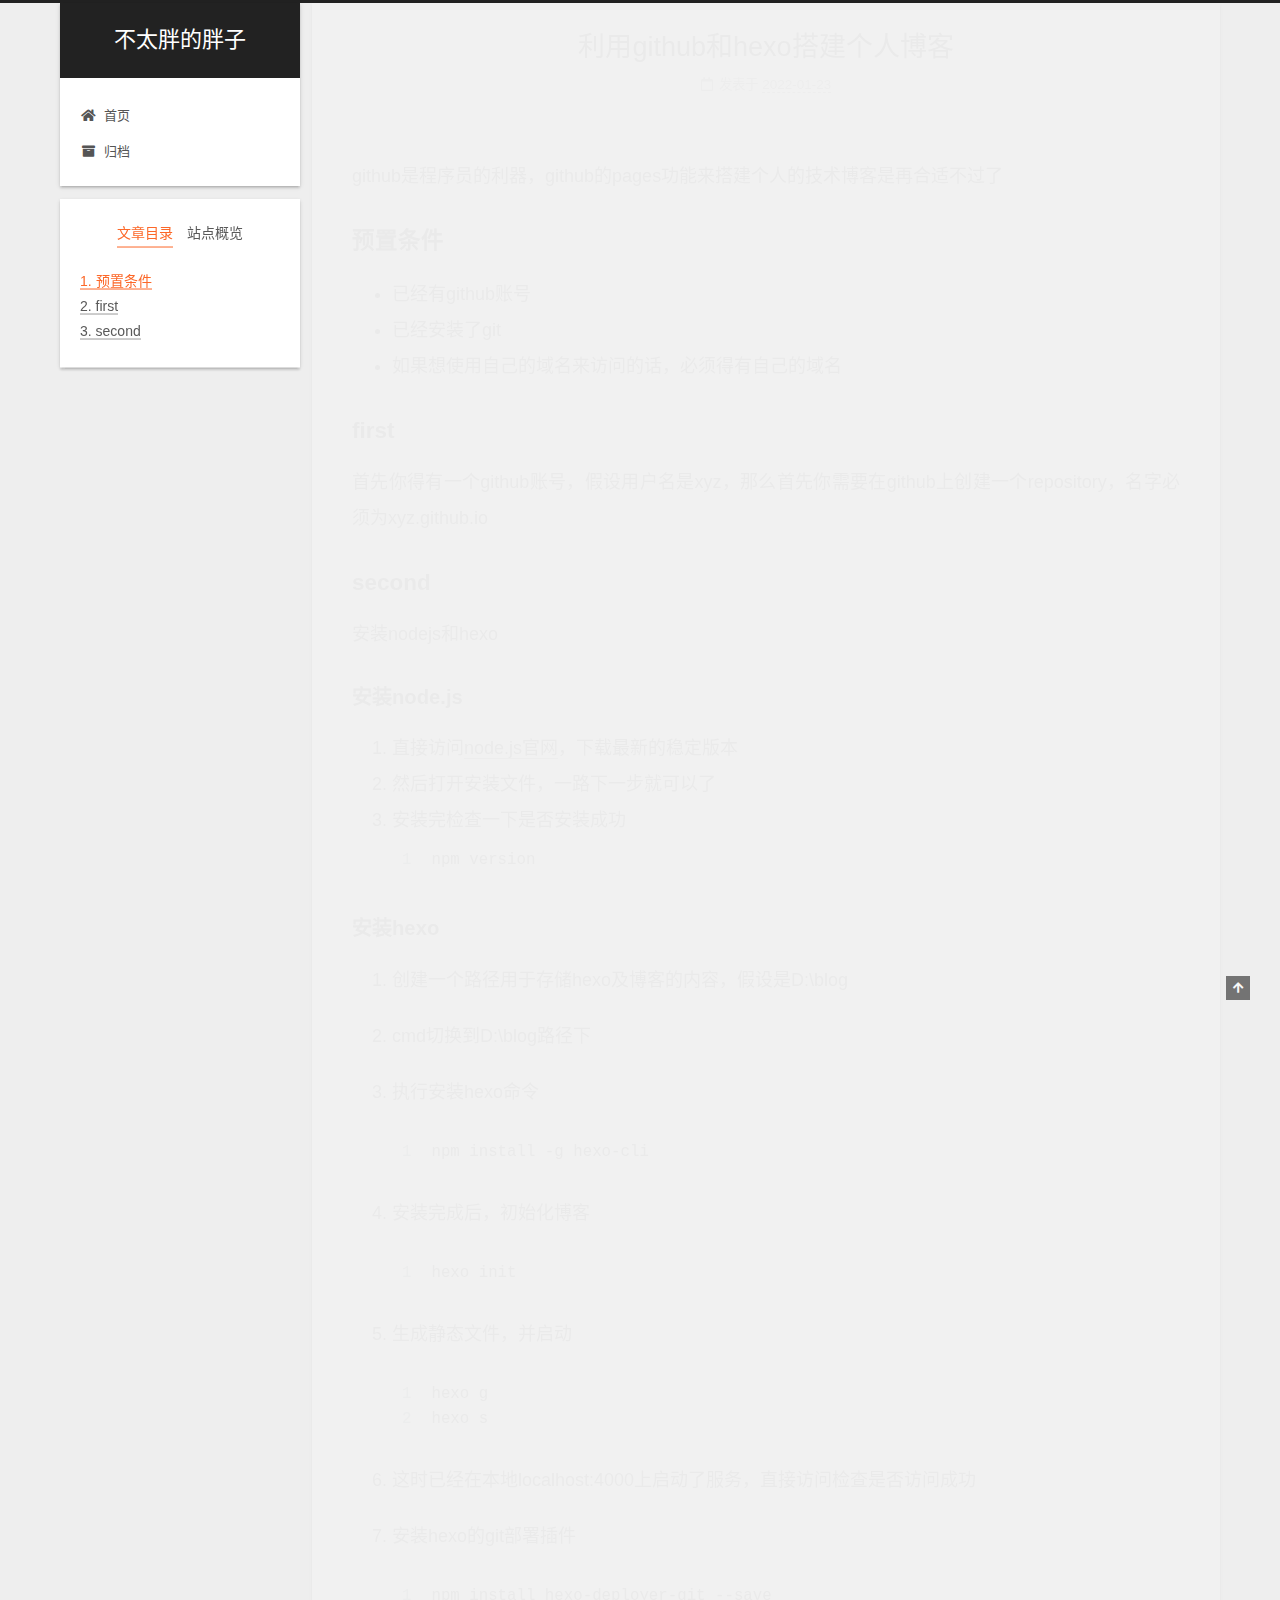
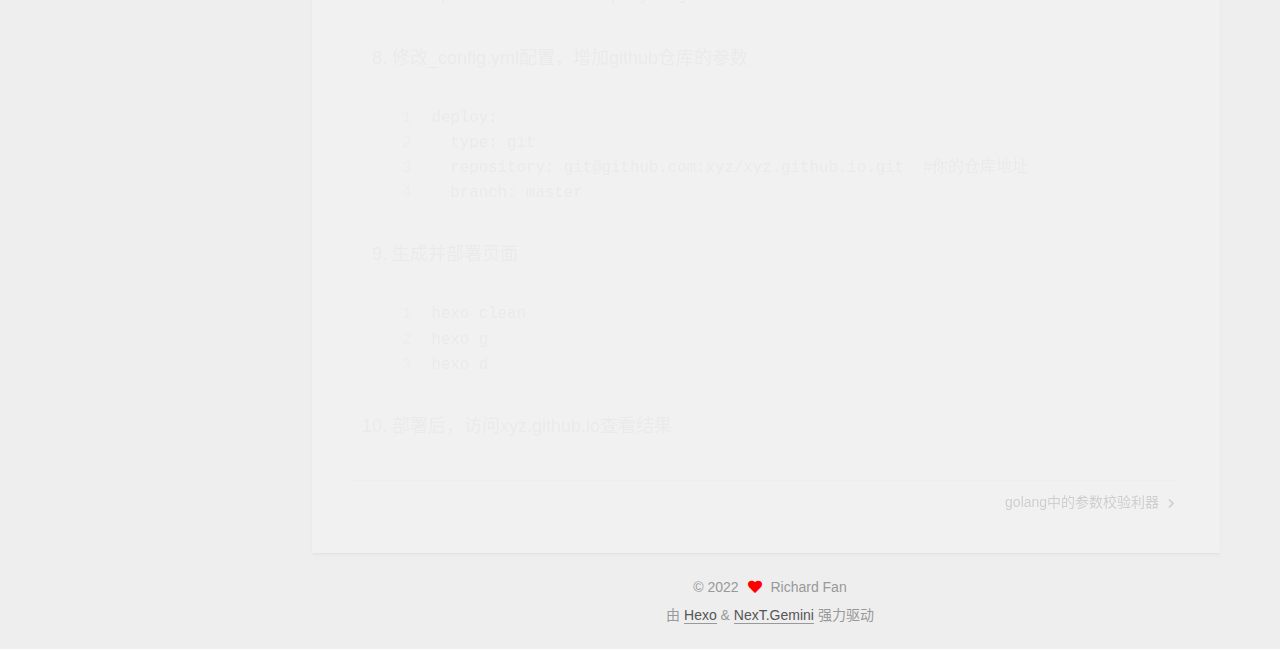
<file: 2022/01/23/hexoAndGithubAsBlog/index.html>
<!DOCTYPE html>
<html lang="zh-CN">
<head>
  <meta charset="UTF-8">
<meta name="viewport" content="width=device-width, initial-scale=1, maximum-scale=2">
<meta name="theme-color" content="#222">
<meta name="generator" content="Hexo 6.0.0">
  <link rel="apple-touch-icon" sizes="180x180" href="/images/apple-touch-icon-next.png">
  <link rel="icon" type="image/png" sizes="32x32" href="/images/favicon-32x32-next.png">
  <link rel="icon" type="image/png" sizes="16x16" href="/images/favicon-16x16-next.png">
  <link rel="mask-icon" href="/images/logo.svg" color="#222">

<link rel="stylesheet" href="/css/main.css">


<link rel="stylesheet" href="/lib/font-awesome/css/all.min.css">

<script id="hexo-configurations">
    var NexT = window.NexT || {};
    var CONFIG = {"hostname":"example.com","root":"/","scheme":"Gemini","version":"7.8.0","exturl":false,"sidebar":{"position":"left","display":"post","padding":18,"offset":12,"onmobile":false},"copycode":{"enable":false,"show_result":false,"style":null},"back2top":{"enable":true,"sidebar":false,"scrollpercent":false},"bookmark":{"enable":false,"color":"#222","save":"auto"},"fancybox":false,"mediumzoom":false,"lazyload":false,"pangu":false,"comments":{"style":"tabs","active":null,"storage":true,"lazyload":false,"nav":null},"algolia":{"hits":{"per_page":10},"labels":{"input_placeholder":"Search for Posts","hits_empty":"We didn't find any results for the search: ${query}","hits_stats":"${hits} results found in ${time} ms"}},"localsearch":{"enable":false,"trigger":"auto","top_n_per_article":1,"unescape":false,"preload":false},"motion":{"enable":true,"async":false,"transition":{"post_block":"fadeIn","post_header":"slideDownIn","post_body":"slideDownIn","coll_header":"slideLeftIn","sidebar":"slideUpIn"}}};
  </script>

  <meta name="description" content="github是程序员的利器，github的pages功能来搭建个人的技术博客是再合适不过了 预置条件 已经有github账号 已经安装了git 如果想使用自己的域名来访问的话，必须得有自己的域名  first首先你得有一个github账号，假设用户名是xyz，那么首先你需要在github上创建一个repository，名字必须为xyz.github.io second安装nodejs和hexo 安">
<meta property="og:type" content="article">
<meta property="og:title" content="利用github和hexo搭建个人博客">
<meta property="og:url" content="http://example.com/2022/01/23/hexoAndGithubAsBlog/index.html">
<meta property="og:site_name" content="不太胖的胖子">
<meta property="og:description" content="github是程序员的利器，github的pages功能来搭建个人的技术博客是再合适不过了 预置条件 已经有github账号 已经安装了git 如果想使用自己的域名来访问的话，必须得有自己的域名  first首先你得有一个github账号，假设用户名是xyz，那么首先你需要在github上创建一个repository，名字必须为xyz.github.io second安装nodejs和hexo 安">
<meta property="og:locale" content="zh_CN">
<meta property="article:published_time" content="2022-01-23T09:12:53.000Z">
<meta property="article:modified_time" content="2022-01-23T09:48:02.030Z">
<meta property="article:author" content="Richard Fan">
<meta name="twitter:card" content="summary">

<link rel="canonical" href="http://example.com/2022/01/23/hexoAndGithubAsBlog/">


<script id="page-configurations">
  // https://hexo.io/docs/variables.html
  CONFIG.page = {
    sidebar: "",
    isHome : false,
    isPost : true,
    lang   : 'zh-CN'
  };
</script>

  <title>利用github和hexo搭建个人博客 | 不太胖的胖子</title>
  






  <noscript>
  <style>
  .use-motion .brand,
  .use-motion .menu-item,
  .sidebar-inner,
  .use-motion .post-block,
  .use-motion .pagination,
  .use-motion .comments,
  .use-motion .post-header,
  .use-motion .post-body,
  .use-motion .collection-header { opacity: initial; }

  .use-motion .site-title,
  .use-motion .site-subtitle {
    opacity: initial;
    top: initial;
  }

  .use-motion .logo-line-before i { left: initial; }
  .use-motion .logo-line-after i { right: initial; }
  </style>
</noscript>

</head>

<body itemscope itemtype="http://schema.org/WebPage">
  <div class="container use-motion">
    <div class="headband"></div>

    <header class="header" itemscope itemtype="http://schema.org/WPHeader">
      <div class="header-inner"><div class="site-brand-container">
  <div class="site-nav-toggle">
    <div class="toggle" aria-label="切换导航栏">
      <span class="toggle-line toggle-line-first"></span>
      <span class="toggle-line toggle-line-middle"></span>
      <span class="toggle-line toggle-line-last"></span>
    </div>
  </div>

  <div class="site-meta">

    <a href="/" class="brand" rel="start">
      <span class="logo-line-before"><i></i></span>
      <h1 class="site-title">不太胖的胖子</h1>
      <span class="logo-line-after"><i></i></span>
    </a>
  </div>

  <div class="site-nav-right">
    <div class="toggle popup-trigger">
    </div>
  </div>
</div>




<nav class="site-nav">
  <ul id="menu" class="main-menu menu">
        <li class="menu-item menu-item-home">

    <a href="/" rel="section"><i class="fa fa-home fa-fw"></i>首页</a>

  </li>
        <li class="menu-item menu-item-archives">

    <a href="/archives/" rel="section"><i class="fa fa-archive fa-fw"></i>归档</a>

  </li>
  </ul>
</nav>




</div>
    </header>

    
  <div class="back-to-top">
    <i class="fa fa-arrow-up"></i>
    <span>0%</span>
  </div>


    <main class="main">
      <div class="main-inner">
        <div class="content-wrap">
          

          <div class="content post posts-expand">
            

    
  
  
  <article itemscope itemtype="http://schema.org/Article" class="post-block" lang="zh-CN">
    <link itemprop="mainEntityOfPage" href="http://example.com/2022/01/23/hexoAndGithubAsBlog/">

    <span hidden itemprop="author" itemscope itemtype="http://schema.org/Person">
      <meta itemprop="image" content="/images/avatar.gif">
      <meta itemprop="name" content="Richard Fan">
      <meta itemprop="description" content="">
    </span>

    <span hidden itemprop="publisher" itemscope itemtype="http://schema.org/Organization">
      <meta itemprop="name" content="不太胖的胖子">
    </span>
      <header class="post-header">
        <h1 class="post-title" itemprop="name headline">
          利用github和hexo搭建个人博客
        </h1>

        <div class="post-meta">
            <span class="post-meta-item">
              <span class="post-meta-item-icon">
                <i class="far fa-calendar"></i>
              </span>
              <span class="post-meta-item-text">发表于</span>
              

              <time title="创建时间：2022-01-23 17:12:53 / 修改时间：17:48:02" itemprop="dateCreated datePublished" datetime="2022-01-23T17:12:53+08:00">2022-01-23</time>
            </span>

          

        </div>
      </header>

    
    
    
    <div class="post-body" itemprop="articleBody">

      
        <p>github是程序员的利器，github的pages功能来搭建个人的技术博客是再合适不过了</p>
<h3 id="预置条件"><a href="#预置条件" class="headerlink" title="预置条件"></a>预置条件</h3><ul>
<li>已经有github账号</li>
<li>已经安装了git</li>
<li>如果想使用自己的域名来访问的话，必须得有自己的域名</li>
</ul>
<h3 id="first"><a href="#first" class="headerlink" title="first"></a>first</h3><p>首先你得有一个github账号，假设用户名是xyz，那么首先你需要在github上创建一个repository，名字必须为xyz.github.io</p>
<h3 id="second"><a href="#second" class="headerlink" title="second"></a>second</h3><p>安装nodejs和hexo</p>
<h4 id="安装node-js"><a href="#安装node-js" class="headerlink" title="安装node.js"></a>安装node.js</h4><ol>
<li>直接访问<a target="_blank" rel="noopener" href="https://nodejs.org/en/">node.js官网</a>，下载最新的稳定版本</li>
<li>然后打开安装文件，一路下一步就可以了</li>
<li>安装完检查一下是否安装成功<figure class="highlight plaintext"><table><tr><td class="gutter"><pre><span class="line">1</span><br></pre></td><td class="code"><pre><span class="line">npm version</span><br></pre></td></tr></table></figure></li>
</ol>
<h4 id="安装hexo"><a href="#安装hexo" class="headerlink" title="安装hexo"></a>安装hexo</h4><ol>
<li><p>创建一个路径用于存储hexo及博客的内容，假设是D:\blog</p>
</li>
<li><p>cmd切换到D:\blog路径下</p>
</li>
<li><p>执行安装hexo命令</p>
<figure class="highlight plaintext"><table><tr><td class="gutter"><pre><span class="line">1</span><br></pre></td><td class="code"><pre><span class="line">npm install -g hexo-cli</span><br></pre></td></tr></table></figure></li>
<li><p>安装完成后，初始化博客</p>
<figure class="highlight plaintext"><table><tr><td class="gutter"><pre><span class="line">1</span><br></pre></td><td class="code"><pre><span class="line">hexo init</span><br></pre></td></tr></table></figure></li>
<li><p>生成静态文件，并启动</p>
<figure class="highlight plaintext"><table><tr><td class="gutter"><pre><span class="line">1</span><br><span class="line">2</span><br></pre></td><td class="code"><pre><span class="line">hexo g</span><br><span class="line">hexo s</span><br></pre></td></tr></table></figure></li>
<li><p>这时已经在本地localhost:4000上启动了服务，直接访问检查是否访问成功</p>
</li>
<li><p>安装hexo的git部署插件</p>
<figure class="highlight plaintext"><table><tr><td class="gutter"><pre><span class="line">1</span><br></pre></td><td class="code"><pre><span class="line">npm install hexo-deployer-git --save</span><br></pre></td></tr></table></figure></li>
<li><p>修改_config.yml配置，增加github仓库的参数</p>
<figure class="highlight plaintext"><table><tr><td class="gutter"><pre><span class="line">1</span><br><span class="line">2</span><br><span class="line">3</span><br><span class="line">4</span><br></pre></td><td class="code"><pre><span class="line">deploy:</span><br><span class="line">  type: git</span><br><span class="line">  repository: git@github.com:xyz/xyz.github.io.git  #你的仓库地址</span><br><span class="line">  branch: master</span><br></pre></td></tr></table></figure></li>
<li><p>生成并部署页面</p>
<figure class="highlight plaintext"><table><tr><td class="gutter"><pre><span class="line">1</span><br><span class="line">2</span><br><span class="line">3</span><br></pre></td><td class="code"><pre><span class="line">hexo clean</span><br><span class="line">hexo g</span><br><span class="line">hexo d</span><br></pre></td></tr></table></figure></li>
<li><p>部署后，访问xyz.github.io查看结果</p>
</li>
</ol>

    </div>

    
    
    

      <footer class="post-footer">

        


        
    <div class="post-nav">
      <div class="post-nav-item"></div>
      <div class="post-nav-item">
    <a href="/2022/01/23/golang%E4%B8%AD%E7%9A%84%E5%8F%82%E6%95%B0%E6%A0%A1%E9%AA%8C%E5%88%A9%E5%99%A8/" rel="next" title="golang中的参数校验利器">
      golang中的参数校验利器 <i class="fa fa-chevron-right"></i>
    </a></div>
    </div>
      </footer>
    
  </article>
  
  
  



          </div>
          

<script>
  window.addEventListener('tabs:register', () => {
    let { activeClass } = CONFIG.comments;
    if (CONFIG.comments.storage) {
      activeClass = localStorage.getItem('comments_active') || activeClass;
    }
    if (activeClass) {
      let activeTab = document.querySelector(`a[href="#comment-${activeClass}"]`);
      if (activeTab) {
        activeTab.click();
      }
    }
  });
  if (CONFIG.comments.storage) {
    window.addEventListener('tabs:click', event => {
      if (!event.target.matches('.tabs-comment .tab-content .tab-pane')) return;
      let commentClass = event.target.classList[1];
      localStorage.setItem('comments_active', commentClass);
    });
  }
</script>

        </div>
          
  
  <div class="toggle sidebar-toggle">
    <span class="toggle-line toggle-line-first"></span>
    <span class="toggle-line toggle-line-middle"></span>
    <span class="toggle-line toggle-line-last"></span>
  </div>

  <aside class="sidebar">
    <div class="sidebar-inner">

      <ul class="sidebar-nav motion-element">
        <li class="sidebar-nav-toc">
          文章目录
        </li>
        <li class="sidebar-nav-overview">
          站点概览
        </li>
      </ul>

      <!--noindex-->
      <div class="post-toc-wrap sidebar-panel">
          <div class="post-toc motion-element"><ol class="nav"><li class="nav-item nav-level-3"><a class="nav-link" href="#%E9%A2%84%E7%BD%AE%E6%9D%A1%E4%BB%B6"><span class="nav-number">1.</span> <span class="nav-text">预置条件</span></a></li><li class="nav-item nav-level-3"><a class="nav-link" href="#first"><span class="nav-number">2.</span> <span class="nav-text">first</span></a></li><li class="nav-item nav-level-3"><a class="nav-link" href="#second"><span class="nav-number">3.</span> <span class="nav-text">second</span></a><ol class="nav-child"><li class="nav-item nav-level-4"><a class="nav-link" href="#%E5%AE%89%E8%A3%85node-js"><span class="nav-number">3.1.</span> <span class="nav-text">安装node.js</span></a></li><li class="nav-item nav-level-4"><a class="nav-link" href="#%E5%AE%89%E8%A3%85hexo"><span class="nav-number">3.2.</span> <span class="nav-text">安装hexo</span></a></li></ol></li></ol></div>
      </div>
      <!--/noindex-->

      <div class="site-overview-wrap sidebar-panel">
        <div class="site-author motion-element" itemprop="author" itemscope itemtype="http://schema.org/Person">
  <p class="site-author-name" itemprop="name">Richard Fan</p>
  <div class="site-description" itemprop="description"></div>
</div>
<div class="site-state-wrap motion-element">
  <nav class="site-state">
      <div class="site-state-item site-state-posts">
          <a href="/archives/">
        
          <span class="site-state-item-count">4</span>
          <span class="site-state-item-name">日志</span>
        </a>
      </div>
      <div class="site-state-item site-state-tags">
        <span class="site-state-item-count">1</span>
        <span class="site-state-item-name">标签</span>
      </div>
  </nav>
</div>



      </div>

    </div>
  </aside>
  <div id="sidebar-dimmer"></div>


      </div>
    </main>

    <footer class="footer">
      <div class="footer-inner">
        

        

<div class="copyright">
  
  &copy; 
  <span itemprop="copyrightYear">2022</span>
  <span class="with-love">
    <i class="fa fa-heart"></i>
  </span>
  <span class="author" itemprop="copyrightHolder">Richard Fan</span>
</div>
  <div class="powered-by">由 <a href="https://hexo.io/" class="theme-link" rel="noopener" target="_blank">Hexo</a> & <a href="https://theme-next.org/" class="theme-link" rel="noopener" target="_blank">NexT.Gemini</a> 强力驱动
  </div>

        








      </div>
    </footer>
  </div>

  
  <script src="/lib/anime.min.js"></script>
  <script src="/lib/velocity/velocity.min.js"></script>
  <script src="/lib/velocity/velocity.ui.min.js"></script>

<script src="/js/utils.js"></script>

<script src="/js/motion.js"></script>


<script src="/js/schemes/pisces.js"></script>


<script src="/js/next-boot.js"></script>




  















  

  

</body>
</html>
</file>
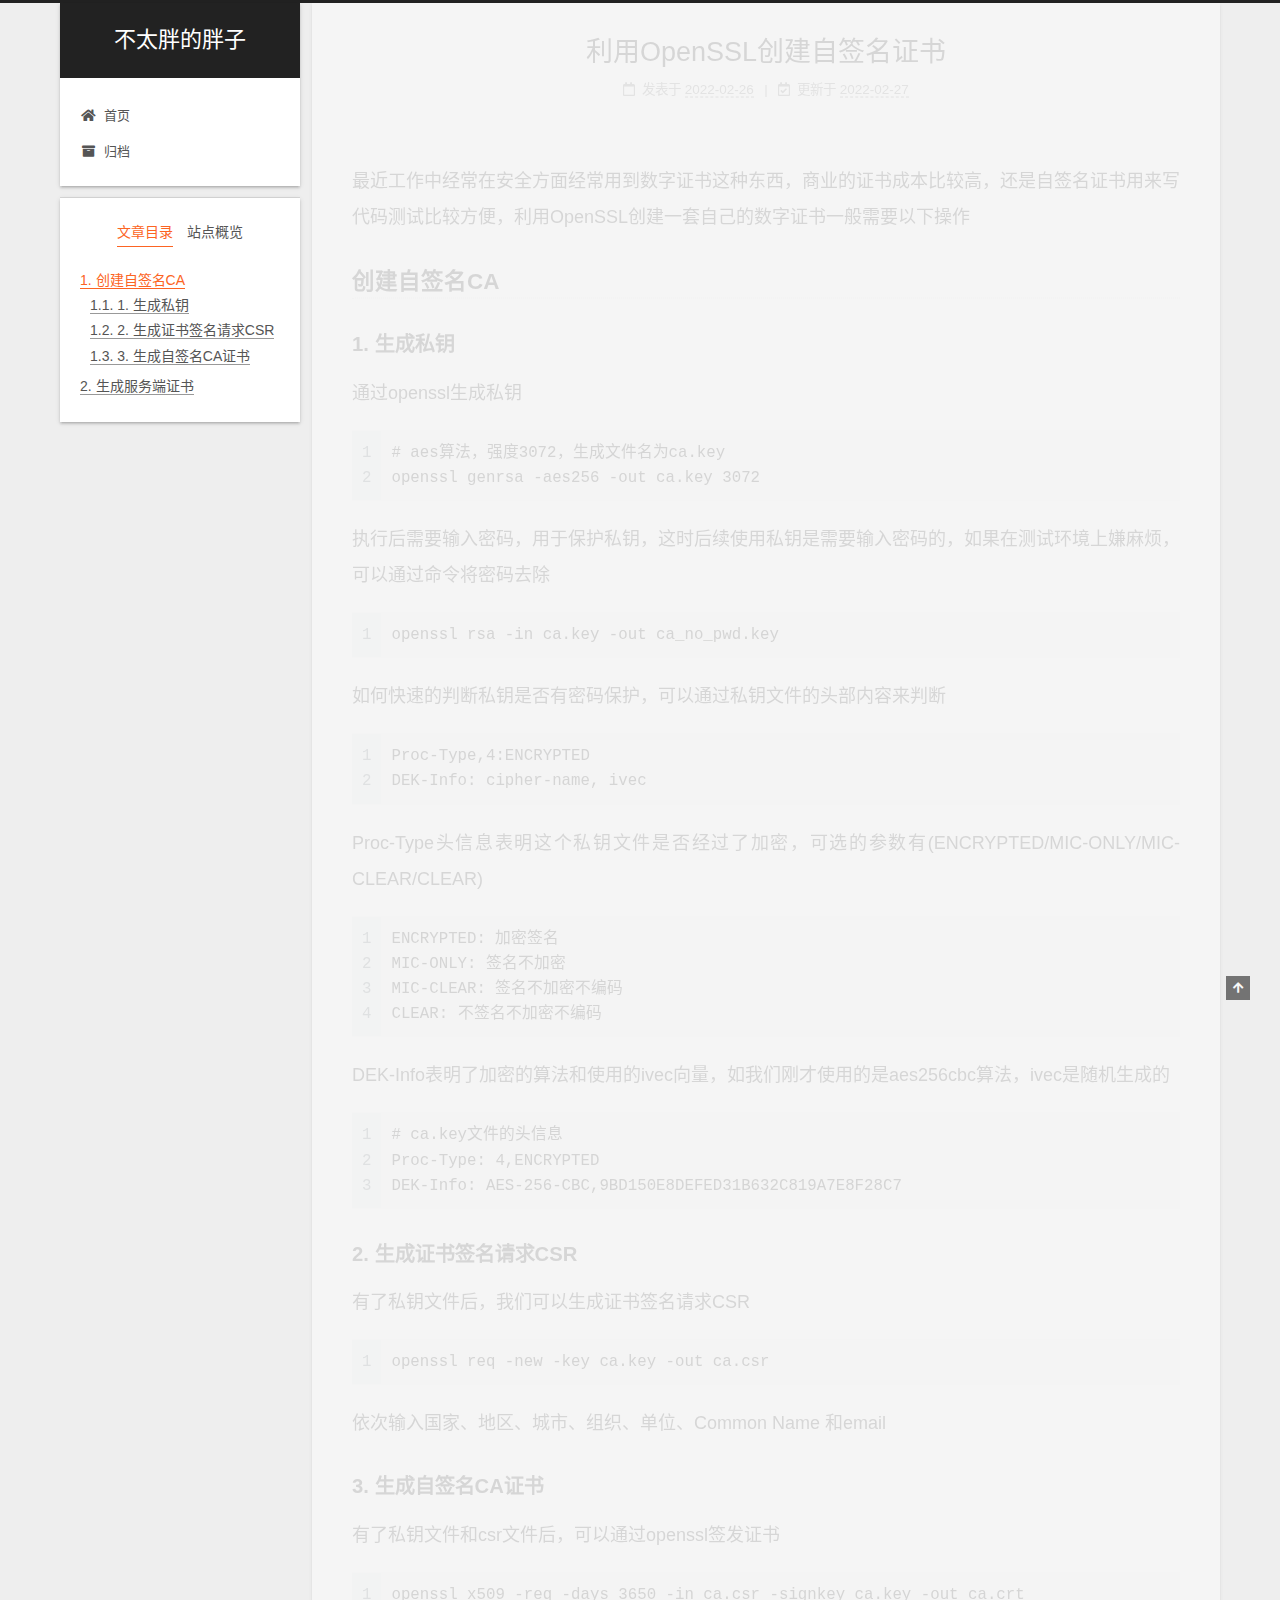
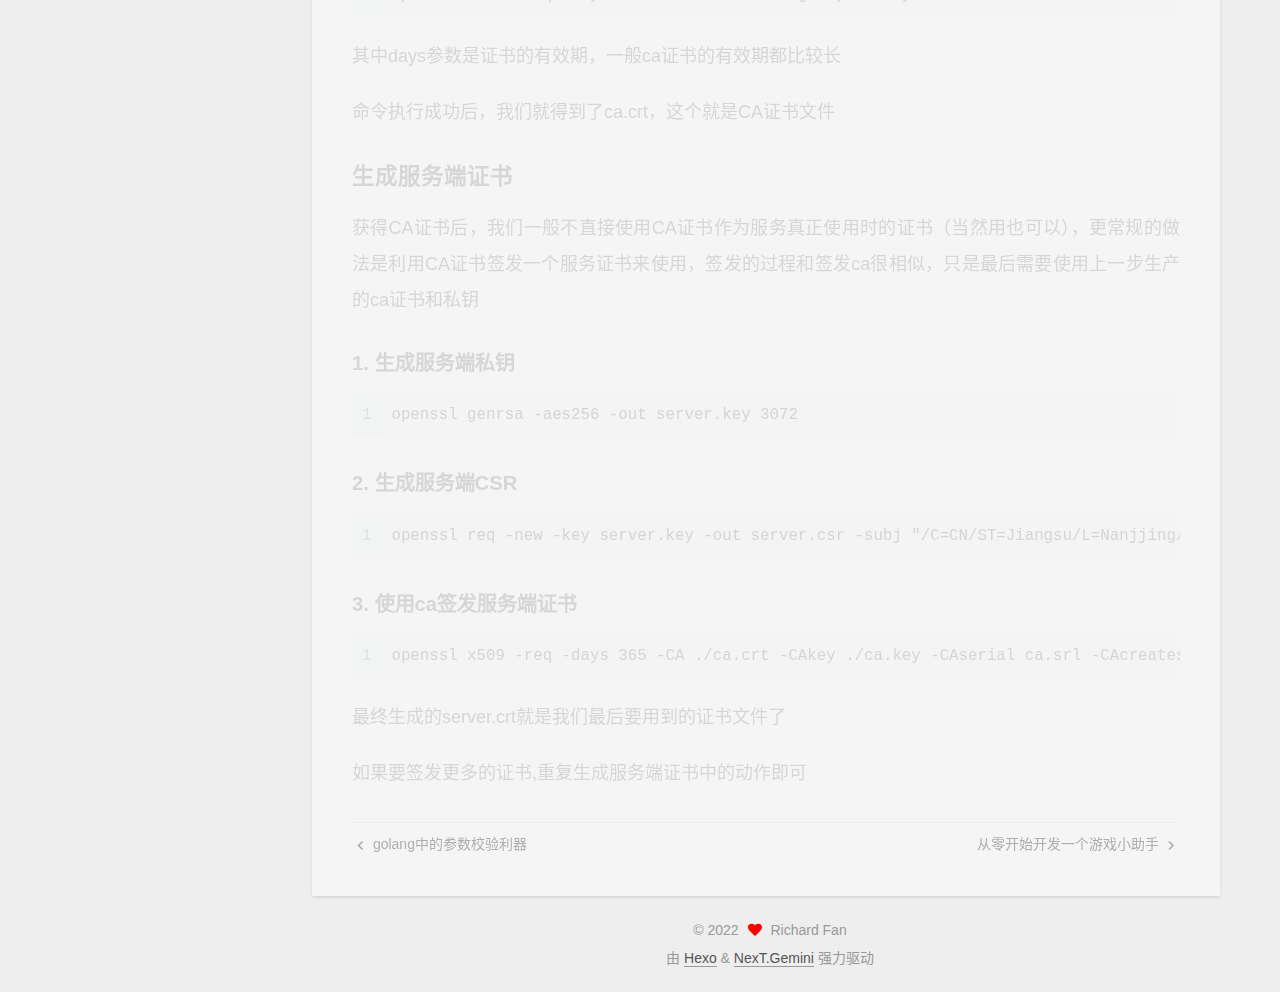
<file: 2022/02/26/利用OpenSSL创建自签名证书/index.html>
<!DOCTYPE html>
<html lang="zh-CN">
<head>
  <meta charset="UTF-8">
<meta name="viewport" content="width=device-width, initial-scale=1, maximum-scale=2">
<meta name="theme-color" content="#222">
<meta name="generator" content="Hexo 6.0.0">
  <link rel="apple-touch-icon" sizes="180x180" href="/images/apple-touch-icon-next.png">
  <link rel="icon" type="image/png" sizes="32x32" href="/images/favicon-32x32-next.png">
  <link rel="icon" type="image/png" sizes="16x16" href="/images/favicon-16x16-next.png">
  <link rel="mask-icon" href="/images/logo.svg" color="#222">

<link rel="stylesheet" href="/css/main.css">


<link rel="stylesheet" href="/lib/font-awesome/css/all.min.css">

<script id="hexo-configurations">
    var NexT = window.NexT || {};
    var CONFIG = {"hostname":"example.com","root":"/","scheme":"Gemini","version":"7.8.0","exturl":false,"sidebar":{"position":"left","display":"post","padding":18,"offset":12,"onmobile":false},"copycode":{"enable":false,"show_result":false,"style":null},"back2top":{"enable":true,"sidebar":false,"scrollpercent":false},"bookmark":{"enable":false,"color":"#222","save":"auto"},"fancybox":false,"mediumzoom":false,"lazyload":false,"pangu":false,"comments":{"style":"tabs","active":null,"storage":true,"lazyload":false,"nav":null},"algolia":{"hits":{"per_page":10},"labels":{"input_placeholder":"Search for Posts","hits_empty":"We didn't find any results for the search: ${query}","hits_stats":"${hits} results found in ${time} ms"}},"localsearch":{"enable":false,"trigger":"auto","top_n_per_article":1,"unescape":false,"preload":false},"motion":{"enable":true,"async":false,"transition":{"post_block":"fadeIn","post_header":"slideDownIn","post_body":"slideDownIn","coll_header":"slideLeftIn","sidebar":"slideUpIn"}}};
  </script>

  <meta name="description" content="最近工作中经常在安全方面经常用到数字证书这种东西，商业的证书成本比较高，还是自签名证书用来写代码测试比较方便，利用OpenSSL创建一套自己的数字证书一般需要以下操作 创建自签名CA1. 生成私钥通过openssl生成私钥 12# aes算法，强度3072，生成文件名为ca.keyopenssl genrsa -aes256 -out ca.key 3072 执行后需要输入密码，用于保护私钥，这时">
<meta property="og:type" content="article">
<meta property="og:title" content="利用OpenSSL创建自签名证书">
<meta property="og:url" content="http://example.com/2022/02/26/%E5%88%A9%E7%94%A8OpenSSL%E5%88%9B%E5%BB%BA%E8%87%AA%E7%AD%BE%E5%90%8D%E8%AF%81%E4%B9%A6/index.html">
<meta property="og:site_name" content="不太胖的胖子">
<meta property="og:description" content="最近工作中经常在安全方面经常用到数字证书这种东西，商业的证书成本比较高，还是自签名证书用来写代码测试比较方便，利用OpenSSL创建一套自己的数字证书一般需要以下操作 创建自签名CA1. 生成私钥通过openssl生成私钥 12# aes算法，强度3072，生成文件名为ca.keyopenssl genrsa -aes256 -out ca.key 3072 执行后需要输入密码，用于保护私钥，这时">
<meta property="og:locale" content="zh_CN">
<meta property="article:published_time" content="2022-02-26T14:43:23.000Z">
<meta property="article:modified_time" content="2022-02-27T15:24:53.011Z">
<meta property="article:author" content="Richard Fan">
<meta name="twitter:card" content="summary">

<link rel="canonical" href="http://example.com/2022/02/26/%E5%88%A9%E7%94%A8OpenSSL%E5%88%9B%E5%BB%BA%E8%87%AA%E7%AD%BE%E5%90%8D%E8%AF%81%E4%B9%A6/">


<script id="page-configurations">
  // https://hexo.io/docs/variables.html
  CONFIG.page = {
    sidebar: "",
    isHome : false,
    isPost : true,
    lang   : 'zh-CN'
  };
</script>

  <title>利用OpenSSL创建自签名证书 | 不太胖的胖子</title>
  






  <noscript>
  <style>
  .use-motion .brand,
  .use-motion .menu-item,
  .sidebar-inner,
  .use-motion .post-block,
  .use-motion .pagination,
  .use-motion .comments,
  .use-motion .post-header,
  .use-motion .post-body,
  .use-motion .collection-header { opacity: initial; }

  .use-motion .site-title,
  .use-motion .site-subtitle {
    opacity: initial;
    top: initial;
  }

  .use-motion .logo-line-before i { left: initial; }
  .use-motion .logo-line-after i { right: initial; }
  </style>
</noscript>

</head>

<body itemscope itemtype="http://schema.org/WebPage">
  <div class="container use-motion">
    <div class="headband"></div>

    <header class="header" itemscope itemtype="http://schema.org/WPHeader">
      <div class="header-inner"><div class="site-brand-container">
  <div class="site-nav-toggle">
    <div class="toggle" aria-label="切换导航栏">
      <span class="toggle-line toggle-line-first"></span>
      <span class="toggle-line toggle-line-middle"></span>
      <span class="toggle-line toggle-line-last"></span>
    </div>
  </div>

  <div class="site-meta">

    <a href="/" class="brand" rel="start">
      <span class="logo-line-before"><i></i></span>
      <h1 class="site-title">不太胖的胖子</h1>
      <span class="logo-line-after"><i></i></span>
    </a>
  </div>

  <div class="site-nav-right">
    <div class="toggle popup-trigger">
    </div>
  </div>
</div>




<nav class="site-nav">
  <ul id="menu" class="main-menu menu">
        <li class="menu-item menu-item-home">

    <a href="/" rel="section"><i class="fa fa-home fa-fw"></i>首页</a>

  </li>
        <li class="menu-item menu-item-archives">

    <a href="/archives/" rel="section"><i class="fa fa-archive fa-fw"></i>归档</a>

  </li>
  </ul>
</nav>




</div>
    </header>

    
  <div class="back-to-top">
    <i class="fa fa-arrow-up"></i>
    <span>0%</span>
  </div>


    <main class="main">
      <div class="main-inner">
        <div class="content-wrap">
          

          <div class="content post posts-expand">
            

    
  
  
  <article itemscope itemtype="http://schema.org/Article" class="post-block" lang="zh-CN">
    <link itemprop="mainEntityOfPage" href="http://example.com/2022/02/26/%E5%88%A9%E7%94%A8OpenSSL%E5%88%9B%E5%BB%BA%E8%87%AA%E7%AD%BE%E5%90%8D%E8%AF%81%E4%B9%A6/">

    <span hidden itemprop="author" itemscope itemtype="http://schema.org/Person">
      <meta itemprop="image" content="/images/avatar.gif">
      <meta itemprop="name" content="Richard Fan">
      <meta itemprop="description" content="">
    </span>

    <span hidden itemprop="publisher" itemscope itemtype="http://schema.org/Organization">
      <meta itemprop="name" content="不太胖的胖子">
    </span>
      <header class="post-header">
        <h1 class="post-title" itemprop="name headline">
          利用OpenSSL创建自签名证书
        </h1>

        <div class="post-meta">
            <span class="post-meta-item">
              <span class="post-meta-item-icon">
                <i class="far fa-calendar"></i>
              </span>
              <span class="post-meta-item-text">发表于</span>

              <time title="创建时间：2022-02-26 22:43:23" itemprop="dateCreated datePublished" datetime="2022-02-26T22:43:23+08:00">2022-02-26</time>
            </span>
              <span class="post-meta-item">
                <span class="post-meta-item-icon">
                  <i class="far fa-calendar-check"></i>
                </span>
                <span class="post-meta-item-text">更新于</span>
                <time title="修改时间：2022-02-27 23:24:53" itemprop="dateModified" datetime="2022-02-27T23:24:53+08:00">2022-02-27</time>
              </span>

          

        </div>
      </header>

    
    
    
    <div class="post-body" itemprop="articleBody">

      
        <p>最近工作中经常在安全方面经常用到数字证书这种东西，商业的证书成本比较高，还是自签名证书用来写代码测试比较方便，利用OpenSSL创建一套自己的数字证书一般需要以下操作</p>
<h3 id="创建自签名CA"><a href="#创建自签名CA" class="headerlink" title="创建自签名CA"></a>创建自签名CA</h3><h4 id="1-生成私钥"><a href="#1-生成私钥" class="headerlink" title="1. 生成私钥"></a>1. 生成私钥</h4><p>通过openssl生成私钥</p>
<figure class="highlight plaintext"><table><tr><td class="gutter"><pre><span class="line">1</span><br><span class="line">2</span><br></pre></td><td class="code"><pre><span class="line"># aes算法，强度3072，生成文件名为ca.key</span><br><span class="line">openssl genrsa -aes256 -out ca.key 3072</span><br></pre></td></tr></table></figure>
<p>执行后需要输入密码，用于保护私钥，这时后续使用私钥是需要输入密码的，如果在测试环境上嫌麻烦，可以通过命令将密码去除</p>
<figure class="highlight plaintext"><table><tr><td class="gutter"><pre><span class="line">1</span><br></pre></td><td class="code"><pre><span class="line">openssl rsa -in ca.key -out ca_no_pwd.key</span><br></pre></td></tr></table></figure>

<p>如何快速的判断私钥是否有密码保护，可以通过私钥文件的头部内容来判断</p>
<figure class="highlight plaintext"><table><tr><td class="gutter"><pre><span class="line">1</span><br><span class="line">2</span><br></pre></td><td class="code"><pre><span class="line">Proc-Type,4:ENCRYPTED  </span><br><span class="line">DEK-Info: cipher-name, ivec  </span><br></pre></td></tr></table></figure>
<p>Proc-Type头信息表明这个私钥文件是否经过了加密，可选的参数有(ENCRYPTED/MIC-ONLY/MIC-CLEAR/CLEAR)</p>
<figure class="highlight plaintext"><table><tr><td class="gutter"><pre><span class="line">1</span><br><span class="line">2</span><br><span class="line">3</span><br><span class="line">4</span><br></pre></td><td class="code"><pre><span class="line">ENCRYPTED: 加密签名</span><br><span class="line">MIC-ONLY: 签名不加密</span><br><span class="line">MIC-CLEAR: 签名不加密不编码</span><br><span class="line">CLEAR: 不签名不加密不编码</span><br></pre></td></tr></table></figure>

<p>DEK-Info表明了加密的算法和使用的ivec向量，如我们刚才使用的是aes256cbc算法，ivec是随机生成的</p>
<figure class="highlight plaintext"><table><tr><td class="gutter"><pre><span class="line">1</span><br><span class="line">2</span><br><span class="line">3</span><br></pre></td><td class="code"><pre><span class="line"># ca.key文件的头信息</span><br><span class="line">Proc-Type: 4,ENCRYPTED</span><br><span class="line">DEK-Info: AES-256-CBC,9BD150E8DEFED31B632C819A7E8F28C7</span><br></pre></td></tr></table></figure>

<h4 id="2-生成证书签名请求CSR"><a href="#2-生成证书签名请求CSR" class="headerlink" title="2. 生成证书签名请求CSR"></a>2. 生成证书签名请求CSR</h4><p>有了私钥文件后，我们可以生成证书签名请求CSR</p>
<figure class="highlight plaintext"><table><tr><td class="gutter"><pre><span class="line">1</span><br></pre></td><td class="code"><pre><span class="line">openssl req -new -key ca.key -out ca.csr</span><br></pre></td></tr></table></figure>
<p>依次输入国家、地区、城市、组织、单位、Common Name 和email</p>
<h4 id="3-生成自签名CA证书"><a href="#3-生成自签名CA证书" class="headerlink" title="3. 生成自签名CA证书"></a>3. 生成自签名CA证书</h4><p>有了私钥文件和csr文件后，可以通过openssl签发证书</p>
<figure class="highlight plaintext"><table><tr><td class="gutter"><pre><span class="line">1</span><br></pre></td><td class="code"><pre><span class="line">openssl x509 -req -days 3650 -in ca.csr -signkey ca.key -out ca.crt</span><br></pre></td></tr></table></figure>

<p>其中days参数是证书的有效期，一般ca证书的有效期都比较长</p>
<p>命令执行成功后，我们就得到了ca.crt，这个就是CA证书文件</p>
<h3 id="生成服务端证书"><a href="#生成服务端证书" class="headerlink" title="生成服务端证书"></a>生成服务端证书</h3><p>获得CA证书后，我们一般不直接使用CA证书作为服务真正使用时的证书（当然用也可以），更常规的做法是利用CA证书签发一个服务证书来使用，签发的过程和签发ca很相似，只是最后需要使用上一步生产的ca证书和私钥</p>
<h4 id="1-生成服务端私钥"><a href="#1-生成服务端私钥" class="headerlink" title="1. 生成服务端私钥"></a>1. 生成服务端私钥</h4><figure class="highlight plaintext"><table><tr><td class="gutter"><pre><span class="line">1</span><br></pre></td><td class="code"><pre><span class="line">openssl genrsa -aes256 -out server.key 3072</span><br></pre></td></tr></table></figure>

<h4 id="2-生成服务端CSR"><a href="#2-生成服务端CSR" class="headerlink" title="2. 生成服务端CSR"></a>2. 生成服务端CSR</h4><figure class="highlight plaintext"><table><tr><td class="gutter"><pre><span class="line">1</span><br></pre></td><td class="code"><pre><span class="line">openssl req -new -key server.key -out server.csr -subj &quot;/C=CN/ST=Jiangsu/L=Nanjjing/O=fanpangzi/OU=software/CN=testserver&quot;</span><br></pre></td></tr></table></figure>


<h4 id="3-使用ca签发服务端证书"><a href="#3-使用ca签发服务端证书" class="headerlink" title="3. 使用ca签发服务端证书"></a>3. 使用ca签发服务端证书</h4><figure class="highlight plaintext"><table><tr><td class="gutter"><pre><span class="line">1</span><br></pre></td><td class="code"><pre><span class="line">openssl x509 -req -days 365 -CA ./ca.crt -CAkey ./ca.key -CAserial ca.srl -CAcreateserial -in ./server.csr -out server.crt</span><br></pre></td></tr></table></figure>

<p>最终生成的server.crt就是我们最后要用到的证书文件了</p>
<p>如果要签发更多的证书,重复生成服务端证书中的动作即可</p>

    </div>

    
    
    

      <footer class="post-footer">

        


        
    <div class="post-nav">
      <div class="post-nav-item">
    <a href="/2022/01/23/golang%E4%B8%AD%E7%9A%84%E5%8F%82%E6%95%B0%E6%A0%A1%E9%AA%8C%E5%88%A9%E5%99%A8/" rel="prev" title="golang中的参数校验利器">
      <i class="fa fa-chevron-left"></i> golang中的参数校验利器
    </a></div>
      <div class="post-nav-item">
    <a href="/2022/10/07/%E4%BB%8E%E9%9B%B6%E5%BC%80%E5%A7%8B%E5%BC%80%E5%8F%91%E4%B8%80%E4%B8%AA%E6%B8%B8%E6%88%8F%E5%B0%8F%E5%8A%A9%E6%89%8B/" rel="next" title="从零开始开发一个游戏小助手">
      从零开始开发一个游戏小助手 <i class="fa fa-chevron-right"></i>
    </a></div>
    </div>
      </footer>
    
  </article>
  
  
  



          </div>
          

<script>
  window.addEventListener('tabs:register', () => {
    let { activeClass } = CONFIG.comments;
    if (CONFIG.comments.storage) {
      activeClass = localStorage.getItem('comments_active') || activeClass;
    }
    if (activeClass) {
      let activeTab = document.querySelector(`a[href="#comment-${activeClass}"]`);
      if (activeTab) {
        activeTab.click();
      }
    }
  });
  if (CONFIG.comments.storage) {
    window.addEventListener('tabs:click', event => {
      if (!event.target.matches('.tabs-comment .tab-content .tab-pane')) return;
      let commentClass = event.target.classList[1];
      localStorage.setItem('comments_active', commentClass);
    });
  }
</script>

        </div>
          
  
  <div class="toggle sidebar-toggle">
    <span class="toggle-line toggle-line-first"></span>
    <span class="toggle-line toggle-line-middle"></span>
    <span class="toggle-line toggle-line-last"></span>
  </div>

  <aside class="sidebar">
    <div class="sidebar-inner">

      <ul class="sidebar-nav motion-element">
        <li class="sidebar-nav-toc">
          文章目录
        </li>
        <li class="sidebar-nav-overview">
          站点概览
        </li>
      </ul>

      <!--noindex-->
      <div class="post-toc-wrap sidebar-panel">
          <div class="post-toc motion-element"><ol class="nav"><li class="nav-item nav-level-3"><a class="nav-link" href="#%E5%88%9B%E5%BB%BA%E8%87%AA%E7%AD%BE%E5%90%8DCA"><span class="nav-number">1.</span> <span class="nav-text">创建自签名CA</span></a><ol class="nav-child"><li class="nav-item nav-level-4"><a class="nav-link" href="#1-%E7%94%9F%E6%88%90%E7%A7%81%E9%92%A5"><span class="nav-number">1.1.</span> <span class="nav-text">1. 生成私钥</span></a></li><li class="nav-item nav-level-4"><a class="nav-link" href="#2-%E7%94%9F%E6%88%90%E8%AF%81%E4%B9%A6%E7%AD%BE%E5%90%8D%E8%AF%B7%E6%B1%82CSR"><span class="nav-number">1.2.</span> <span class="nav-text">2. 生成证书签名请求CSR</span></a></li><li class="nav-item nav-level-4"><a class="nav-link" href="#3-%E7%94%9F%E6%88%90%E8%87%AA%E7%AD%BE%E5%90%8DCA%E8%AF%81%E4%B9%A6"><span class="nav-number">1.3.</span> <span class="nav-text">3. 生成自签名CA证书</span></a></li></ol></li><li class="nav-item nav-level-3"><a class="nav-link" href="#%E7%94%9F%E6%88%90%E6%9C%8D%E5%8A%A1%E7%AB%AF%E8%AF%81%E4%B9%A6"><span class="nav-number">2.</span> <span class="nav-text">生成服务端证书</span></a><ol class="nav-child"><li class="nav-item nav-level-4"><a class="nav-link" href="#1-%E7%94%9F%E6%88%90%E6%9C%8D%E5%8A%A1%E7%AB%AF%E7%A7%81%E9%92%A5"><span class="nav-number">2.1.</span> <span class="nav-text">1. 生成服务端私钥</span></a></li><li class="nav-item nav-level-4"><a class="nav-link" href="#2-%E7%94%9F%E6%88%90%E6%9C%8D%E5%8A%A1%E7%AB%AFCSR"><span class="nav-number">2.2.</span> <span class="nav-text">2. 生成服务端CSR</span></a></li><li class="nav-item nav-level-4"><a class="nav-link" href="#3-%E4%BD%BF%E7%94%A8ca%E7%AD%BE%E5%8F%91%E6%9C%8D%E5%8A%A1%E7%AB%AF%E8%AF%81%E4%B9%A6"><span class="nav-number">2.3.</span> <span class="nav-text">3. 使用ca签发服务端证书</span></a></li></ol></li></ol></div>
      </div>
      <!--/noindex-->

      <div class="site-overview-wrap sidebar-panel">
        <div class="site-author motion-element" itemprop="author" itemscope itemtype="http://schema.org/Person">
  <p class="site-author-name" itemprop="name">Richard Fan</p>
  <div class="site-description" itemprop="description"></div>
</div>
<div class="site-state-wrap motion-element">
  <nav class="site-state">
      <div class="site-state-item site-state-posts">
          <a href="/archives/">
        
          <span class="site-state-item-count">4</span>
          <span class="site-state-item-name">日志</span>
        </a>
      </div>
      <div class="site-state-item site-state-tags">
        <span class="site-state-item-count">1</span>
        <span class="site-state-item-name">标签</span>
      </div>
  </nav>
</div>



      </div>

    </div>
  </aside>
  <div id="sidebar-dimmer"></div>


      </div>
    </main>

    <footer class="footer">
      <div class="footer-inner">
        

        

<div class="copyright">
  
  &copy; 
  <span itemprop="copyrightYear">2022</span>
  <span class="with-love">
    <i class="fa fa-heart"></i>
  </span>
  <span class="author" itemprop="copyrightHolder">Richard Fan</span>
</div>
  <div class="powered-by">由 <a href="https://hexo.io/" class="theme-link" rel="noopener" target="_blank">Hexo</a> & <a href="https://theme-next.org/" class="theme-link" rel="noopener" target="_blank">NexT.Gemini</a> 强力驱动
  </div>

        








      </div>
    </footer>
  </div>

  
  <script src="/lib/anime.min.js"></script>
  <script src="/lib/velocity/velocity.min.js"></script>
  <script src="/lib/velocity/velocity.ui.min.js"></script>

<script src="/js/utils.js"></script>

<script src="/js/motion.js"></script>


<script src="/js/schemes/pisces.js"></script>


<script src="/js/next-boot.js"></script>




  















  

  

</body>
</html>
</file>
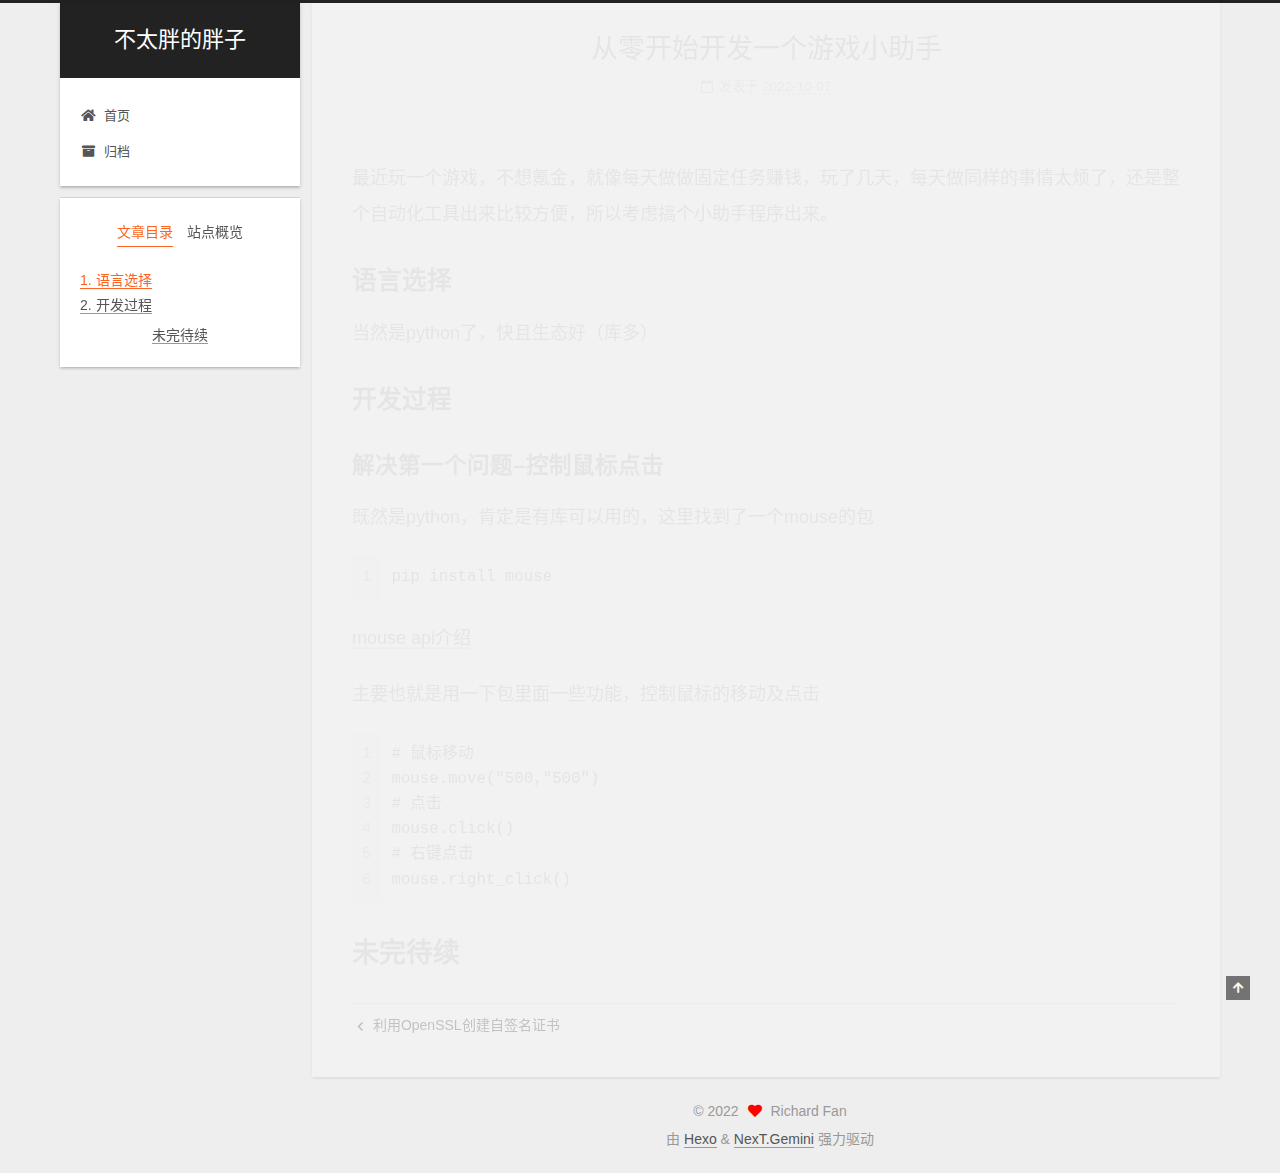
<file: 2022/10/07/从零开始开发一个游戏小助手/index.html>
<!DOCTYPE html>
<html lang="zh-CN">
<head>
  <meta charset="UTF-8">
<meta name="viewport" content="width=device-width, initial-scale=1, maximum-scale=2">
<meta name="theme-color" content="#222">
<meta name="generator" content="Hexo 6.0.0">
  <link rel="apple-touch-icon" sizes="180x180" href="/images/apple-touch-icon-next.png">
  <link rel="icon" type="image/png" sizes="32x32" href="/images/favicon-32x32-next.png">
  <link rel="icon" type="image/png" sizes="16x16" href="/images/favicon-16x16-next.png">
  <link rel="mask-icon" href="/images/logo.svg" color="#222">

<link rel="stylesheet" href="/css/main.css">


<link rel="stylesheet" href="/lib/font-awesome/css/all.min.css">

<script id="hexo-configurations">
    var NexT = window.NexT || {};
    var CONFIG = {"hostname":"example.com","root":"/","scheme":"Gemini","version":"7.8.0","exturl":false,"sidebar":{"position":"left","display":"post","padding":18,"offset":12,"onmobile":false},"copycode":{"enable":false,"show_result":false,"style":null},"back2top":{"enable":true,"sidebar":false,"scrollpercent":false},"bookmark":{"enable":false,"color":"#222","save":"auto"},"fancybox":false,"mediumzoom":false,"lazyload":false,"pangu":false,"comments":{"style":"tabs","active":null,"storage":true,"lazyload":false,"nav":null},"algolia":{"hits":{"per_page":10},"labels":{"input_placeholder":"Search for Posts","hits_empty":"We didn't find any results for the search: ${query}","hits_stats":"${hits} results found in ${time} ms"}},"localsearch":{"enable":false,"trigger":"auto","top_n_per_article":1,"unescape":false,"preload":false},"motion":{"enable":true,"async":false,"transition":{"post_block":"fadeIn","post_header":"slideDownIn","post_body":"slideDownIn","coll_header":"slideLeftIn","sidebar":"slideUpIn"}}};
  </script>

  <meta name="description" content="最近玩一个游戏，不想氪金，就像每天做做固定任务赚钱，玩了几天，每天做同样的事情太烦了，还是整个自动化工具出来比较方便，所以考虑搞个小助手程序出来。 语言选择当然是python了，快且生态好（库多） 开发过程解决第一个问题–控制鼠标点击既然是python，肯定是有库可以用的，这里找到了一个mouse的包 1pip install mouse  mouse api介绍 主要也就是用一下包里面一些功能，">
<meta property="og:type" content="article">
<meta property="og:title" content="从零开始开发一个游戏小助手">
<meta property="og:url" content="http://example.com/2022/10/07/%E4%BB%8E%E9%9B%B6%E5%BC%80%E5%A7%8B%E5%BC%80%E5%8F%91%E4%B8%80%E4%B8%AA%E6%B8%B8%E6%88%8F%E5%B0%8F%E5%8A%A9%E6%89%8B/index.html">
<meta property="og:site_name" content="不太胖的胖子">
<meta property="og:description" content="最近玩一个游戏，不想氪金，就像每天做做固定任务赚钱，玩了几天，每天做同样的事情太烦了，还是整个自动化工具出来比较方便，所以考虑搞个小助手程序出来。 语言选择当然是python了，快且生态好（库多） 开发过程解决第一个问题–控制鼠标点击既然是python，肯定是有库可以用的，这里找到了一个mouse的包 1pip install mouse  mouse api介绍 主要也就是用一下包里面一些功能，">
<meta property="og:locale" content="zh_CN">
<meta property="article:published_time" content="2022-10-07T13:44:58.000Z">
<meta property="article:modified_time" content="2022-10-07T13:54:15.810Z">
<meta property="article:author" content="Richard Fan">
<meta name="twitter:card" content="summary">

<link rel="canonical" href="http://example.com/2022/10/07/%E4%BB%8E%E9%9B%B6%E5%BC%80%E5%A7%8B%E5%BC%80%E5%8F%91%E4%B8%80%E4%B8%AA%E6%B8%B8%E6%88%8F%E5%B0%8F%E5%8A%A9%E6%89%8B/">


<script id="page-configurations">
  // https://hexo.io/docs/variables.html
  CONFIG.page = {
    sidebar: "",
    isHome : false,
    isPost : true,
    lang   : 'zh-CN'
  };
</script>

  <title>从零开始开发一个游戏小助手 | 不太胖的胖子</title>
  






  <noscript>
  <style>
  .use-motion .brand,
  .use-motion .menu-item,
  .sidebar-inner,
  .use-motion .post-block,
  .use-motion .pagination,
  .use-motion .comments,
  .use-motion .post-header,
  .use-motion .post-body,
  .use-motion .collection-header { opacity: initial; }

  .use-motion .site-title,
  .use-motion .site-subtitle {
    opacity: initial;
    top: initial;
  }

  .use-motion .logo-line-before i { left: initial; }
  .use-motion .logo-line-after i { right: initial; }
  </style>
</noscript>

</head>

<body itemscope itemtype="http://schema.org/WebPage">
  <div class="container use-motion">
    <div class="headband"></div>

    <header class="header" itemscope itemtype="http://schema.org/WPHeader">
      <div class="header-inner"><div class="site-brand-container">
  <div class="site-nav-toggle">
    <div class="toggle" aria-label="切换导航栏">
      <span class="toggle-line toggle-line-first"></span>
      <span class="toggle-line toggle-line-middle"></span>
      <span class="toggle-line toggle-line-last"></span>
    </div>
  </div>

  <div class="site-meta">

    <a href="/" class="brand" rel="start">
      <span class="logo-line-before"><i></i></span>
      <h1 class="site-title">不太胖的胖子</h1>
      <span class="logo-line-after"><i></i></span>
    </a>
  </div>

  <div class="site-nav-right">
    <div class="toggle popup-trigger">
    </div>
  </div>
</div>




<nav class="site-nav">
  <ul id="menu" class="main-menu menu">
        <li class="menu-item menu-item-home">

    <a href="/" rel="section"><i class="fa fa-home fa-fw"></i>首页</a>

  </li>
        <li class="menu-item menu-item-archives">

    <a href="/archives/" rel="section"><i class="fa fa-archive fa-fw"></i>归档</a>

  </li>
  </ul>
</nav>




</div>
    </header>

    
  <div class="back-to-top">
    <i class="fa fa-arrow-up"></i>
    <span>0%</span>
  </div>


    <main class="main">
      <div class="main-inner">
        <div class="content-wrap">
          

          <div class="content post posts-expand">
            

    
  
  
  <article itemscope itemtype="http://schema.org/Article" class="post-block" lang="zh-CN">
    <link itemprop="mainEntityOfPage" href="http://example.com/2022/10/07/%E4%BB%8E%E9%9B%B6%E5%BC%80%E5%A7%8B%E5%BC%80%E5%8F%91%E4%B8%80%E4%B8%AA%E6%B8%B8%E6%88%8F%E5%B0%8F%E5%8A%A9%E6%89%8B/">

    <span hidden itemprop="author" itemscope itemtype="http://schema.org/Person">
      <meta itemprop="image" content="/images/avatar.gif">
      <meta itemprop="name" content="Richard Fan">
      <meta itemprop="description" content="">
    </span>

    <span hidden itemprop="publisher" itemscope itemtype="http://schema.org/Organization">
      <meta itemprop="name" content="不太胖的胖子">
    </span>
      <header class="post-header">
        <h1 class="post-title" itemprop="name headline">
          从零开始开发一个游戏小助手
        </h1>

        <div class="post-meta">
            <span class="post-meta-item">
              <span class="post-meta-item-icon">
                <i class="far fa-calendar"></i>
              </span>
              <span class="post-meta-item-text">发表于</span>
              

              <time title="创建时间：2022-10-07 21:44:58 / 修改时间：21:54:15" itemprop="dateCreated datePublished" datetime="2022-10-07T21:44:58+08:00">2022-10-07</time>
            </span>

          

        </div>
      </header>

    
    
    
    <div class="post-body" itemprop="articleBody">

      
        <p>最近玩一个游戏，不想氪金，就像每天做做固定任务赚钱，玩了几天，每天做同样的事情太烦了，还是整个自动化工具出来比较方便，所以考虑搞个小助手程序出来。</p>
<h2 id="语言选择"><a href="#语言选择" class="headerlink" title="语言选择"></a>语言选择</h2><p>当然是python了，快且生态好（库多）</p>
<h2 id="开发过程"><a href="#开发过程" class="headerlink" title="开发过程"></a>开发过程</h2><h3 id="解决第一个问题–控制鼠标点击"><a href="#解决第一个问题–控制鼠标点击" class="headerlink" title="解决第一个问题–控制鼠标点击"></a>解决第一个问题–控制鼠标点击</h3><p>既然是python，肯定是有库可以用的，这里找到了一个mouse的包</p>
<figure class="highlight plaintext"><table><tr><td class="gutter"><pre><span class="line">1</span><br></pre></td><td class="code"><pre><span class="line">pip install mouse</span><br></pre></td></tr></table></figure>

<p><a target="_blank" rel="noopener" href="https://github.com/boppreh/mouse">mouse api介绍</a></p>
<p>主要也就是用一下包里面一些功能，控制鼠标的移动及点击</p>
<figure class="highlight plaintext"><table><tr><td class="gutter"><pre><span class="line">1</span><br><span class="line">2</span><br><span class="line">3</span><br><span class="line">4</span><br><span class="line">5</span><br><span class="line">6</span><br></pre></td><td class="code"><pre><span class="line"># 鼠标移动</span><br><span class="line">mouse.move(&quot;500,&quot;500&quot;)</span><br><span class="line"># 点击</span><br><span class="line">mouse.click()</span><br><span class="line"># 右键点击</span><br><span class="line">mouse.right_click()</span><br></pre></td></tr></table></figure>



<h1 id="未完待续"><a href="#未完待续" class="headerlink" title="未完待续"></a>未完待续</h1>
    </div>

    
    
    

      <footer class="post-footer">

        


        
    <div class="post-nav">
      <div class="post-nav-item">
    <a href="/2022/02/26/%E5%88%A9%E7%94%A8OpenSSL%E5%88%9B%E5%BB%BA%E8%87%AA%E7%AD%BE%E5%90%8D%E8%AF%81%E4%B9%A6/" rel="prev" title="利用OpenSSL创建自签名证书">
      <i class="fa fa-chevron-left"></i> 利用OpenSSL创建自签名证书
    </a></div>
      <div class="post-nav-item"></div>
    </div>
      </footer>
    
  </article>
  
  
  



          </div>
          

<script>
  window.addEventListener('tabs:register', () => {
    let { activeClass } = CONFIG.comments;
    if (CONFIG.comments.storage) {
      activeClass = localStorage.getItem('comments_active') || activeClass;
    }
    if (activeClass) {
      let activeTab = document.querySelector(`a[href="#comment-${activeClass}"]`);
      if (activeTab) {
        activeTab.click();
      }
    }
  });
  if (CONFIG.comments.storage) {
    window.addEventListener('tabs:click', event => {
      if (!event.target.matches('.tabs-comment .tab-content .tab-pane')) return;
      let commentClass = event.target.classList[1];
      localStorage.setItem('comments_active', commentClass);
    });
  }
</script>

        </div>
          
  
  <div class="toggle sidebar-toggle">
    <span class="toggle-line toggle-line-first"></span>
    <span class="toggle-line toggle-line-middle"></span>
    <span class="toggle-line toggle-line-last"></span>
  </div>

  <aside class="sidebar">
    <div class="sidebar-inner">

      <ul class="sidebar-nav motion-element">
        <li class="sidebar-nav-toc">
          文章目录
        </li>
        <li class="sidebar-nav-overview">
          站点概览
        </li>
      </ul>

      <!--noindex-->
      <div class="post-toc-wrap sidebar-panel">
          <div class="post-toc motion-element"><ol class="nav"><li class="nav-item nav-level-2"><a class="nav-link" href="#%E8%AF%AD%E8%A8%80%E9%80%89%E6%8B%A9"><span class="nav-number">1.</span> <span class="nav-text">语言选择</span></a></li><li class="nav-item nav-level-2"><a class="nav-link" href="#%E5%BC%80%E5%8F%91%E8%BF%87%E7%A8%8B"><span class="nav-number">2.</span> <span class="nav-text">开发过程</span></a><ol class="nav-child"><li class="nav-item nav-level-3"><a class="nav-link" href="#%E8%A7%A3%E5%86%B3%E7%AC%AC%E4%B8%80%E4%B8%AA%E9%97%AE%E9%A2%98%E2%80%93%E6%8E%A7%E5%88%B6%E9%BC%A0%E6%A0%87%E7%82%B9%E5%87%BB"><span class="nav-number">2.1.</span> <span class="nav-text">解决第一个问题–控制鼠标点击</span></a></li></ol></li></ol></li><li class="nav-item nav-level-1"><a class="nav-link" href="#%E6%9C%AA%E5%AE%8C%E5%BE%85%E7%BB%AD"><span class="nav-number"></span> <span class="nav-text">未完待续</span></a></div>
      </div>
      <!--/noindex-->

      <div class="site-overview-wrap sidebar-panel">
        <div class="site-author motion-element" itemprop="author" itemscope itemtype="http://schema.org/Person">
  <p class="site-author-name" itemprop="name">Richard Fan</p>
  <div class="site-description" itemprop="description"></div>
</div>
<div class="site-state-wrap motion-element">
  <nav class="site-state">
      <div class="site-state-item site-state-posts">
          <a href="/archives/">
        
          <span class="site-state-item-count">4</span>
          <span class="site-state-item-name">日志</span>
        </a>
      </div>
      <div class="site-state-item site-state-tags">
        <span class="site-state-item-count">1</span>
        <span class="site-state-item-name">标签</span>
      </div>
  </nav>
</div>



      </div>

    </div>
  </aside>
  <div id="sidebar-dimmer"></div>


      </div>
    </main>

    <footer class="footer">
      <div class="footer-inner">
        

        

<div class="copyright">
  
  &copy; 
  <span itemprop="copyrightYear">2022</span>
  <span class="with-love">
    <i class="fa fa-heart"></i>
  </span>
  <span class="author" itemprop="copyrightHolder">Richard Fan</span>
</div>
  <div class="powered-by">由 <a href="https://hexo.io/" class="theme-link" rel="noopener" target="_blank">Hexo</a> & <a href="https://theme-next.org/" class="theme-link" rel="noopener" target="_blank">NexT.Gemini</a> 强力驱动
  </div>

        








      </div>
    </footer>
  </div>

  
  <script src="/lib/anime.min.js"></script>
  <script src="/lib/velocity/velocity.min.js"></script>
  <script src="/lib/velocity/velocity.ui.min.js"></script>

<script src="/js/utils.js"></script>

<script src="/js/motion.js"></script>


<script src="/js/schemes/pisces.js"></script>


<script src="/js/next-boot.js"></script>




  















  

  

</body>
</html>
</file>
<file: css/main.css>
:root {
  --body-bg-color: #eee;
  --content-bg-color: #fff;
  --card-bg-color: #f5f5f5;
  --text-color: #555;
  --blockquote-color: #666;
  --link-color: #555;
  --link-hover-color: #222;
  --brand-color: #fff;
  --brand-hover-color: #fff;
  --table-row-odd-bg-color: #f9f9f9;
  --table-row-hover-bg-color: #f5f5f5;
  --menu-item-bg-color: #f5f5f5;
  --btn-default-bg: #fff;
  --btn-default-color: #555;
  --btn-default-border-color: #555;
  --btn-default-hover-bg: #222;
  --btn-default-hover-color: #fff;
  --btn-default-hover-border-color: #222;
}
@media (prefers-color-scheme: dark) {
  :root {
    --body-bg-color: #282828;
    --content-bg-color: #333;
    --card-bg-color: #555;
    --text-color: #ccc;
    --blockquote-color: #bbb;
    --link-color: #ccc;
    --link-hover-color: #eee;
    --brand-color: #ddd;
    --brand-hover-color: #ddd;
    --table-row-odd-bg-color: #282828;
    --table-row-hover-bg-color: #363636;
    --menu-item-bg-color: #555;
    --btn-default-bg: #222;
    --btn-default-color: #ccc;
    --btn-default-border-color: #555;
    --btn-default-hover-bg: #666;
    --btn-default-hover-color: #ccc;
    --btn-default-hover-border-color: #666;
  }
  img {
    opacity: 0.75;
  }
  img:hover {
    opacity: 0.9;
  }
}
html {
  line-height: 1.15; /* 1 */
  -webkit-text-size-adjust: 100%; /* 2 */
}
body {
  margin: 0;
}
main {
  display: block;
}
h1 {
  font-size: 2em;
  margin: 0.67em 0;
}
hr {
  box-sizing: content-box; /* 1 */
  height: 0; /* 1 */
  overflow: visible; /* 2 */
}
pre {
  font-family: monospace, monospace; /* 1 */
  font-size: 1em; /* 2 */
}
a {
  background: transparent;
}
abbr[title] {
  border-bottom: none; /* 1 */
  text-decoration: underline; /* 2 */
  text-decoration: underline dotted; /* 2 */
}
b,
strong {
  font-weight: bolder;
}
code,
kbd,
samp {
  font-family: monospace, monospace; /* 1 */
  font-size: 1em; /* 2 */
}
small {
  font-size: 80%;
}
sub,
sup {
  font-size: 75%;
  line-height: 0;
  position: relative;
  vertical-align: baseline;
}
sub {
  bottom: -0.25em;
}
sup {
  top: -0.5em;
}
img {
  border-style: none;
}
button,
input,
optgroup,
select,
textarea {
  font-family: inherit; /* 1 */
  font-size: 100%; /* 1 */
  line-height: 1.15; /* 1 */
  margin: 0; /* 2 */
}
button,
input {
/* 1 */
  overflow: visible;
}
button,
select {
/* 1 */
  text-transform: none;
}
button,
[type='button'],
[type='reset'],
[type='submit'] {
  -webkit-appearance: button;
}
button::-moz-focus-inner,
[type='button']::-moz-focus-inner,
[type='reset']::-moz-focus-inner,
[type='submit']::-moz-focus-inner {
  border-style: none;
  padding: 0;
}
button:-moz-focusring,
[type='button']:-moz-focusring,
[type='reset']:-moz-focusring,
[type='submit']:-moz-focusring {
  outline: 1px dotted ButtonText;
}
fieldset {
  padding: 0.35em 0.75em 0.625em;
}
legend {
  box-sizing: border-box; /* 1 */
  color: inherit; /* 2 */
  display: table; /* 1 */
  max-width: 100%; /* 1 */
  padding: 0; /* 3 */
  white-space: normal; /* 1 */
}
progress {
  vertical-align: baseline;
}
textarea {
  overflow: auto;
}
[type='checkbox'],
[type='radio'] {
  box-sizing: border-box; /* 1 */
  padding: 0; /* 2 */
}
[type='number']::-webkit-inner-spin-button,
[type='number']::-webkit-outer-spin-button {
  height: auto;
}
[type='search'] {
  outline-offset: -2px; /* 2 */
  -webkit-appearance: textfield; /* 1 */
}
[type='search']::-webkit-search-decoration {
  -webkit-appearance: none;
}
::-webkit-file-upload-button {
  font: inherit; /* 2 */
  -webkit-appearance: button; /* 1 */
}
details {
  display: block;
}
summary {
  display: list-item;
}
template {
  display: none;
}
[hidden] {
  display: none;
}
::selection {
  background: #262a30;
  color: #eee;
}
html,
body {
  height: 100%;
}
body {
  background: var(--body-bg-color);
  color: var(--text-color);
  font-family: 'Lato', "PingFang SC", "Microsoft YaHei", sans-serif;
  font-size: 1em;
  line-height: 2;
}
@media (max-width: 991px) {
  body {
    padding-left: 0 !important;
    padding-right: 0 !important;
  }
}
h1,
h2,
h3,
h4,
h5,
h6 {
  font-family: 'Lato', "PingFang SC", "Microsoft YaHei", sans-serif;
  font-weight: bold;
  line-height: 1.5;
  margin: 20px 0 15px;
}
h1 {
  font-size: 1.5em;
}
h2 {
  font-size: 1.375em;
}
h3 {
  font-size: 1.25em;
}
h4 {
  font-size: 1.125em;
}
h5 {
  font-size: 1em;
}
h6 {
  font-size: 0.875em;
}
p {
  margin: 0 0 20px 0;
}
a,
span.exturl {
  border-bottom: 1px solid #999;
  color: var(--link-color);
  outline: 0;
  text-decoration: none;
  overflow-wrap: break-word;
  word-wrap: break-word;
  cursor: pointer;
}
a:hover,
span.exturl:hover {
  border-bottom-color: var(--link-hover-color);
  color: var(--link-hover-color);
}
iframe,
img,
video {
  display: block;
  margin-left: auto;
  margin-right: auto;
  max-width: 100%;
}
hr {
  background-image: repeating-linear-gradient(-45deg, #ddd, #ddd 4px, transparent 4px, transparent 8px);
  border: 0;
  height: 3px;
  margin: 40px 0;
}
blockquote {
  border-left: 4px solid #ddd;
  color: var(--blockquote-color);
  margin: 0;
  padding: 0 15px;
}
blockquote cite::before {
  content: '-';
  padding: 0 5px;
}
dt {
  font-weight: bold;
}
dd {
  margin: 0;
  padding: 0;
}
kbd {
  background-color: #f5f5f5;
  background-image: linear-gradient(#eee, #fff, #eee);
  border: 1px solid #ccc;
  border-radius: 0.2em;
  box-shadow: 0.1em 0.1em 0.2em rgba(0,0,0,0.1);
  color: #555;
  font-family: inherit;
  padding: 0.1em 0.3em;
  white-space: nowrap;
}
.table-container {
  overflow: auto;
}
table {
  border-collapse: collapse;
  border-spacing: 0;
  font-size: 0.875em;
  margin: 0 0 20px 0;
  width: 100%;
}
tbody tr:nth-of-type(odd) {
  background: var(--table-row-odd-bg-color);
}
tbody tr:hover {
  background: var(--table-row-hover-bg-color);
}
caption,
th,
td {
  font-weight: normal;
  padding: 8px;
  vertical-align: middle;
}
th,
td {
  border: 1px solid #ddd;
  border-bottom: 3px solid #ddd;
}
th {
  font-weight: 700;
  padding-bottom: 10px;
}
td {
  border-bottom-width: 1px;
}
.btn {
  background: var(--btn-default-bg);
  border: 2px solid var(--btn-default-border-color);
  border-radius: 2px;
  color: var(--btn-default-color);
  display: inline-block;
  font-size: 0.875em;
  line-height: 2;
  padding: 0 20px;
  text-decoration: none;
  transition-property: background-color;
  transition-delay: 0s;
  transition-duration: 0.2s;
  transition-timing-function: ease-in-out;
}
.btn:hover {
  background: var(--btn-default-hover-bg);
  border-color: var(--btn-default-hover-border-color);
  color: var(--btn-default-hover-color);
}
.btn + .btn {
  margin: 0 0 8px 8px;
}
.btn .fa-fw {
  text-align: left;
  width: 1.285714285714286em;
}
.toggle {
  line-height: 0;
}
.toggle .toggle-line {
  background: #fff;
  display: inline-block;
  height: 2px;
  left: 0;
  position: relative;
  top: 0;
  transition: all 0.4s;
  vertical-align: top;
  width: 100%;
}
.toggle .toggle-line:not(:first-child) {
  margin-top: 3px;
}
.toggle.toggle-arrow .toggle-line-first {
  left: 50%;
  top: 2px;
  transform: rotate(45deg);
  width: 50%;
}
.toggle.toggle-arrow .toggle-line-middle {
  left: 2px;
  width: 90%;
}
.toggle.toggle-arrow .toggle-line-last {
  left: 50%;
  top: -2px;
  transform: rotate(-45deg);
  width: 50%;
}
.toggle.toggle-close .toggle-line-first {
  transform: rotate(-45deg);
  top: 5px;
}
.toggle.toggle-close .toggle-line-middle {
  opacity: 0;
}
.toggle.toggle-close .toggle-line-last {
  transform: rotate(45deg);
  top: -5px;
}
.highlight,
pre {
  background: #f7f7f7;
  color: #4d4d4c;
  line-height: 1.6;
  margin: 0 auto 20px;
}
pre,
code {
  font-family: consolas, Menlo, monospace, "PingFang SC", "Microsoft YaHei";
}
code {
  background: #eee;
  border-radius: 3px;
  color: #555;
  padding: 2px 4px;
  overflow-wrap: break-word;
  word-wrap: break-word;
}
.highlight *::selection {
  background: #d6d6d6;
}
.highlight pre {
  border: 0;
  margin: 0;
  padding: 10px 0;
}
.highlight table {
  border: 0;
  margin: 0;
  width: auto;
}
.highlight td {
  border: 0;
  padding: 0;
}
.highlight figcaption {
  background: #eff2f3;
  color: #4d4d4c;
  display: flex;
  font-size: 0.875em;
  justify-content: space-between;
  line-height: 1.2;
  padding: 0.5em;
}
.highlight figcaption a {
  color: #4d4d4c;
}
.highlight figcaption a:hover {
  border-bottom-color: #4d4d4c;
}
.highlight .gutter {
  -moz-user-select: none;
  -ms-user-select: none;
  -webkit-user-select: none;
  user-select: none;
}
.highlight .gutter pre {
  background: #eff2f3;
  color: #869194;
  padding-left: 10px;
  padding-right: 10px;
  text-align: right;
}
.highlight .code pre {
  background: #f7f7f7;
  padding-left: 10px;
  width: 100%;
}
.gist table {
  width: auto;
}
.gist table td {
  border: 0;
}
pre {
  overflow: auto;
  padding: 10px;
}
pre code {
  background: none;
  color: #4d4d4c;
  font-size: 0.875em;
  padding: 0;
  text-shadow: none;
}
pre .deletion {
  background: #fdd;
}
pre .addition {
  background: #dfd;
}
pre .meta {
  color: #eab700;
  -moz-user-select: none;
  -ms-user-select: none;
  -webkit-user-select: none;
  user-select: none;
}
pre .comment {
  color: #8e908c;
}
pre .variable,
pre .attribute,
pre .tag,
pre .name,
pre .regexp,
pre .ruby .constant,
pre .xml .tag .title,
pre .xml .pi,
pre .xml .doctype,
pre .html .doctype,
pre .css .id,
pre .css .class,
pre .css .pseudo {
  color: #c82829;
}
pre .number,
pre .preprocessor,
pre .built_in,
pre .builtin-name,
pre .literal,
pre .params,
pre .constant,
pre .command {
  color: #f5871f;
}
pre .ruby .class .title,
pre .css .rules .attribute,
pre .string,
pre .symbol,
pre .value,
pre .inheritance,
pre .header,
pre .ruby .symbol,
pre .xml .cdata,
pre .special,
pre .formula {
  color: #718c00;
}
pre .title,
pre .css .hexcolor {
  color: #3e999f;
}
pre .function,
pre .python .decorator,
pre .python .title,
pre .ruby .function .title,
pre .ruby .title .keyword,
pre .perl .sub,
pre .javascript .title,
pre .coffeescript .title {
  color: #4271ae;
}
pre .keyword,
pre .javascript .function {
  color: #8959a8;
}
.blockquote-center {
  border-left: none;
  margin: 40px 0;
  padding: 0;
  position: relative;
  text-align: center;
}
.blockquote-center .fa {
  display: block;
  opacity: 0.6;
  position: absolute;
  width: 100%;
}
.blockquote-center .fa-quote-left {
  border-top: 1px solid #ccc;
  text-align: left;
  top: -20px;
}
.blockquote-center .fa-quote-right {
  border-bottom: 1px solid #ccc;
  text-align: right;
  bottom: -20px;
}
.blockquote-center p,
.blockquote-center div {
  text-align: center;
}
.post-body .group-picture img {
  margin: 0 auto;
  padding: 0 3px;
}
.group-picture-row {
  margin-bottom: 6px;
  overflow: hidden;
}
.group-picture-column {
  float: left;
  margin-bottom: 10px;
}
.post-body .label {
  color: #555;
  display: inline;
  padding: 0 2px;
}
.post-body .label.default {
  background: #f0f0f0;
}
.post-body .label.primary {
  background: #efe6f7;
}
.post-body .label.info {
  background: #e5f2f8;
}
.post-body .label.success {
  background: #e7f4e9;
}
.post-body .label.warning {
  background: #fcf6e1;
}
.post-body .label.danger {
  background: #fae8eb;
}
.post-body .tabs {
  margin-bottom: 20px;
}
.post-body .tabs,
.tabs-comment {
  display: block;
  padding-top: 10px;
  position: relative;
}
.post-body .tabs ul.nav-tabs,
.tabs-comment ul.nav-tabs {
  display: flex;
  flex-wrap: wrap;
  margin: 0;
  margin-bottom: -1px;
  padding: 0;
}
@media (max-width: 413px) {
  .post-body .tabs ul.nav-tabs,
  .tabs-comment ul.nav-tabs {
    display: block;
    margin-bottom: 5px;
  }
}
.post-body .tabs ul.nav-tabs li.tab,
.tabs-comment ul.nav-tabs li.tab {
  border-bottom: 1px solid #ddd;
  border-left: 1px solid transparent;
  border-right: 1px solid transparent;
  border-top: 3px solid transparent;
  flex-grow: 1;
  list-style-type: none;
  border-radius: 0 0 0 0;
}
@media (max-width: 413px) {
  .post-body .tabs ul.nav-tabs li.tab,
  .tabs-comment ul.nav-tabs li.tab {
    border-bottom: 1px solid transparent;
    border-left: 3px solid transparent;
    border-right: 1px solid transparent;
    border-top: 1px solid transparent;
  }
}
@media (max-width: 413px) {
  .post-body .tabs ul.nav-tabs li.tab,
  .tabs-comment ul.nav-tabs li.tab {
    border-radius: 0;
  }
}
.post-body .tabs ul.nav-tabs li.tab a,
.tabs-comment ul.nav-tabs li.tab a {
  border-bottom: initial;
  display: block;
  line-height: 1.8;
  outline: 0;
  padding: 0.25em 0.75em;
  text-align: center;
  transition-delay: 0s;
  transition-duration: 0.2s;
  transition-timing-function: ease-out;
}
.post-body .tabs ul.nav-tabs li.tab a i,
.tabs-comment ul.nav-tabs li.tab a i {
  width: 1.285714285714286em;
}
.post-body .tabs ul.nav-tabs li.tab.active,
.tabs-comment ul.nav-tabs li.tab.active {
  border-bottom: 1px solid transparent;
  border-left: 1px solid #ddd;
  border-right: 1px solid #ddd;
  border-top: 3px solid #fc6423;
}
@media (max-width: 413px) {
  .post-body .tabs ul.nav-tabs li.tab.active,
  .tabs-comment ul.nav-tabs li.tab.active {
    border-bottom: 1px solid #ddd;
    border-left: 3px solid #fc6423;
    border-right: 1px solid #ddd;
    border-top: 1px solid #ddd;
  }
}
.post-body .tabs ul.nav-tabs li.tab.active a,
.tabs-comment ul.nav-tabs li.tab.active a {
  color: var(--link-color);
  cursor: default;
}
.post-body .tabs .tab-content .tab-pane,
.tabs-comment .tab-content .tab-pane {
  border: 1px solid #ddd;
  border-top: 0;
  padding: 20px 20px 0 20px;
  border-radius: 0;
}
.post-body .tabs .tab-content .tab-pane:not(.active),
.tabs-comment .tab-content .tab-pane:not(.active) {
  display: none;
}
.post-body .tabs .tab-content .tab-pane.active,
.tabs-comment .tab-content .tab-pane.active {
  display: block;
}
.post-body .tabs .tab-content .tab-pane.active:nth-of-type(1),
.tabs-comment .tab-content .tab-pane.active:nth-of-type(1) {
  border-radius: 0 0 0 0;
}
@media (max-width: 413px) {
  .post-body .tabs .tab-content .tab-pane.active:nth-of-type(1),
  .tabs-comment .tab-content .tab-pane.active:nth-of-type(1) {
    border-radius: 0;
  }
}
.post-body .note {
  border-radius: 3px;
  margin-bottom: 20px;
  padding: 1em;
  position: relative;
  border: 1px solid #eee;
  border-left-width: 5px;
}
.post-body .note h2,
.post-body .note h3,
.post-body .note h4,
.post-body .note h5,
.post-body .note h6 {
  margin-top: 0;
  border-bottom: initial;
  margin-bottom: 0;
  padding-top: 0;
}
.post-body .note p:first-child,
.post-body .note ul:first-child,
.post-body .note ol:first-child,
.post-body .note table:first-child,
.post-body .note pre:first-child,
.post-body .note blockquote:first-child,
.post-body .note img:first-child {
  margin-top: 0;
}
.post-body .note p:last-child,
.post-body .note ul:last-child,
.post-body .note ol:last-child,
.post-body .note table:last-child,
.post-body .note pre:last-child,
.post-body .note blockquote:last-child,
.post-body .note img:last-child {
  margin-bottom: 0;
}
.post-body .note.default {
  border-left-color: #777;
}
.post-body .note.default h2,
.post-body .note.default h3,
.post-body .note.default h4,
.post-body .note.default h5,
.post-body .note.default h6 {
  color: #777;
}
.post-body .note.primary {
  border-left-color: #6f42c1;
}
.post-body .note.primary h2,
.post-body .note.primary h3,
.post-body .note.primary h4,
.post-body .note.primary h5,
.post-body .note.primary h6 {
  color: #6f42c1;
}
.post-body .note.info {
  border-left-color: #428bca;
}
.post-body .note.info h2,
.post-body .note.info h3,
.post-body .note.info h4,
.post-body .note.info h5,
.post-body .note.info h6 {
  color: #428bca;
}
.post-body .note.success {
  border-left-color: #5cb85c;
}
.post-body .note.success h2,
.post-body .note.success h3,
.post-body .note.success h4,
.post-body .note.success h5,
.post-body .note.success h6 {
  color: #5cb85c;
}
.post-body .note.warning {
  border-left-color: #f0ad4e;
}
.post-body .note.warning h2,
.post-body .note.warning h3,
.post-body .note.warning h4,
.post-body .note.warning h5,
.post-body .note.warning h6 {
  color: #f0ad4e;
}
.post-body .note.danger {
  border-left-color: #d9534f;
}
.post-body .note.danger h2,
.post-body .note.danger h3,
.post-body .note.danger h4,
.post-body .note.danger h5,
.post-body .note.danger h6 {
  color: #d9534f;
}
.pagination .prev,
.pagination .next,
.pagination .page-number,
.pagination .space {
  display: inline-block;
  margin: 0 10px;
  padding: 0 11px;
  position: relative;
  top: -1px;
}
@media (max-width: 767px) {
  .pagination .prev,
  .pagination .next,
  .pagination .page-number,
  .pagination .space {
    margin: 0 5px;
  }
}
.pagination {
  border-top: 1px solid #eee;
  margin: 120px 0 0;
  text-align: center;
}
.pagination .prev,
.pagination .next,
.pagination .page-number {
  border-bottom: 0;
  border-top: 1px solid #eee;
  transition-property: border-color;
  transition-delay: 0s;
  transition-duration: 0.2s;
  transition-timing-function: ease-in-out;
}
.pagination .prev:hover,
.pagination .next:hover,
.pagination .page-number:hover {
  border-top-color: #222;
}
.pagination .space {
  margin: 0;
  padding: 0;
}
.pagination .prev {
  margin-left: 0;
}
.pagination .next {
  margin-right: 0;
}
.pagination .page-number.current {
  background: #ccc;
  border-top-color: #ccc;
  color: #fff;
}
@media (max-width: 767px) {
  .pagination {
    border-top: none;
  }
  .pagination .prev,
  .pagination .next,
  .pagination .page-number {
    border-bottom: 1px solid #eee;
    border-top: 0;
    margin-bottom: 10px;
    padding: 0 10px;
  }
  .pagination .prev:hover,
  .pagination .next:hover,
  .pagination .page-number:hover {
    border-bottom-color: #222;
  }
}
.comments {
  margin-top: 60px;
  overflow: hidden;
}
.comment-button-group {
  display: flex;
  flex-wrap: wrap-reverse;
  justify-content: center;
  margin: 1em 0;
}
.comment-button-group .comment-button {
  margin: 0.1em 0.2em;
}
.comment-button-group .comment-button.active {
  background: var(--btn-default-hover-bg);
  border-color: var(--btn-default-hover-border-color);
  color: var(--btn-default-hover-color);
}
.comment-position {
  display: none;
}
.comment-position.active {
  display: block;
}
.tabs-comment {
  background: var(--content-bg-color);
  margin-top: 4em;
  padding-top: 0;
}
.tabs-comment .comments {
  border: 0;
  box-shadow: none;
  margin-top: 0;
  padding-top: 0;
}
.container {
  min-height: 100%;
  position: relative;
}
.main-inner {
  margin: 0 auto;
  width: calc(100% - 20px);
}
@media (min-width: 1200px) {
  .main-inner {
    width: 1160px;
  }
}
@media (min-width: 1600px) {
  .main-inner {
    width: 73%;
  }
}
@media (max-width: 767px) {
  .content-wrap {
    padding: 0 20px;
  }
}
.header {
  background: transparent;
}
.header-inner {
  margin: 0 auto;
  width: calc(100% - 20px);
}
@media (min-width: 1200px) {
  .header-inner {
    width: 1160px;
  }
}
@media (min-width: 1600px) {
  .header-inner {
    width: 73%;
  }
}
.site-brand-container {
  display: flex;
  flex-shrink: 0;
  padding: 0 10px;
}
.headband {
  background: #222;
  height: 3px;
}
.site-meta {
  flex-grow: 1;
  text-align: center;
}
@media (max-width: 767px) {
  .site-meta {
    text-align: center;
  }
}
.brand {
  border-bottom: none;
  color: var(--brand-color);
  display: inline-block;
  line-height: 1.375em;
  padding: 0 40px;
  position: relative;
}
.brand:hover {
  color: var(--brand-hover-color);
}
.site-title {
  font-family: 'Lato', "PingFang SC", "Microsoft YaHei", sans-serif;
  font-size: 1.375em;
  font-weight: normal;
  margin: 0;
}
.site-subtitle {
  color: #ddd;
  font-size: 0.8125em;
  margin: 10px 0;
}
.use-motion .brand {
  opacity: 0;
}
.use-motion .site-title,
.use-motion .site-subtitle,
.use-motion .custom-logo-image {
  opacity: 0;
  position: relative;
  top: -10px;
}
.site-nav-toggle,
.site-nav-right {
  display: none;
}
@media (max-width: 767px) {
  .site-nav-toggle,
  .site-nav-right {
    display: flex;
    flex-direction: column;
    justify-content: center;
  }
}
.site-nav-toggle .toggle,
.site-nav-right .toggle {
  color: var(--text-color);
  padding: 10px;
  width: 22px;
}
.site-nav-toggle .toggle .toggle-line,
.site-nav-right .toggle .toggle-line {
  background: var(--text-color);
  border-radius: 1px;
}
.site-nav {
  display: block;
}
@media (max-width: 767px) {
  .site-nav {
    clear: both;
    display: none;
  }
}
.site-nav.site-nav-on {
  display: block;
}
.menu {
  margin-top: 20px;
  padding-left: 0;
  text-align: center;
}
.menu-item {
  display: inline-block;
  list-style: none;
  margin: 0 10px;
}
@media (max-width: 767px) {
  .menu-item {
    display: block;
    margin-top: 10px;
  }
  .menu-item.menu-item-search {
    display: none;
  }
}
.menu-item a,
.menu-item span.exturl {
  border-bottom: 0;
  display: block;
  font-size: 0.8125em;
  transition-property: border-color;
  transition-delay: 0s;
  transition-duration: 0.2s;
  transition-timing-function: ease-in-out;
}
@media (hover: none) {
  .menu-item a:hover,
  .menu-item span.exturl:hover {
    border-bottom-color: transparent !important;
  }
}
.menu-item .fa,
.menu-item .fab,
.menu-item .far,
.menu-item .fas {
  margin-right: 8px;
}
.menu-item .badge {
  display: inline-block;
  font-weight: bold;
  line-height: 1;
  margin-left: 0.35em;
  margin-top: 0.35em;
  text-align: center;
  white-space: nowrap;
}
@media (max-width: 767px) {
  .menu-item .badge {
    float: right;
    margin-left: 0;
  }
}
.menu-item-active a,
.menu .menu-item a:hover,
.menu .menu-item span.exturl:hover {
  background: var(--menu-item-bg-color);
}
.use-motion .menu-item {
  opacity: 0;
}
.sidebar {
  background: #222;
  bottom: 0;
  box-shadow: inset 0 2px 6px #000;
  position: fixed;
  top: 0;
}
@media (max-width: 991px) {
  .sidebar {
    display: none;
  }
}
.sidebar-inner {
  color: #999;
  padding: 18px 10px;
  text-align: center;
}
.cc-license {
  margin-top: 10px;
  text-align: center;
}
.cc-license .cc-opacity {
  border-bottom: none;
  opacity: 0.7;
}
.cc-license .cc-opacity:hover {
  opacity: 0.9;
}
.cc-license img {
  display: inline-block;
}
.site-author-image {
  border: 1px solid #eee;
  display: block;
  margin: 0 auto;
  max-width: 120px;
  padding: 2px;
}
.site-author-name {
  color: var(--text-color);
  font-weight: 600;
  margin: 0;
  text-align: center;
}
.site-description {
  color: #999;
  font-size: 0.8125em;
  margin-top: 0;
  text-align: center;
}
.links-of-author {
  margin-top: 15px;
}
.links-of-author a,
.links-of-author span.exturl {
  border-bottom-color: #555;
  display: inline-block;
  font-size: 0.8125em;
  margin-bottom: 10px;
  margin-right: 10px;
  vertical-align: middle;
}
.links-of-author a::before,
.links-of-author span.exturl::before {
  background: #20ff67;
  border-radius: 50%;
  content: ' ';
  display: inline-block;
  height: 4px;
  margin-right: 3px;
  vertical-align: middle;
  width: 4px;
}
.sidebar-button {
  margin-top: 15px;
}
.sidebar-button a {
  border: 1px solid #fc6423;
  border-radius: 4px;
  color: #fc6423;
  display: inline-block;
  padding: 0 15px;
}
.sidebar-button a .fa,
.sidebar-button a .fab,
.sidebar-button a .far,
.sidebar-button a .fas {
  margin-right: 5px;
}
.sidebar-button a:hover {
  background: #fc6423;
  border: 1px solid #fc6423;
  color: #fff;
}
.sidebar-button a:hover .fa,
.sidebar-button a:hover .fab,
.sidebar-button a:hover .far,
.sidebar-button a:hover .fas {
  color: #fff;
}
.links-of-blogroll {
  font-size: 0.8125em;
  margin-top: 10px;
}
.links-of-blogroll-title {
  font-size: 0.875em;
  font-weight: 600;
  margin-top: 0;
}
.links-of-blogroll-list {
  list-style: none;
  margin: 0;
  padding: 0;
}
#sidebar-dimmer {
  display: none;
}
@media (max-width: 767px) {
  #sidebar-dimmer {
    background: #000;
    display: block;
    height: 100%;
    left: 100%;
    opacity: 0;
    position: fixed;
    top: 0;
    width: 100%;
    z-index: 1100;
  }
  .sidebar-active + #sidebar-dimmer {
    opacity: 0.7;
    transform: translateX(-100%);
    transition: opacity 0.5s;
  }
}
.sidebar-nav {
  margin: 0;
  padding-bottom: 20px;
  padding-left: 0;
}
.sidebar-nav li {
  border-bottom: 1px solid transparent;
  color: var(--text-color);
  cursor: pointer;
  display: inline-block;
  font-size: 0.875em;
}
.sidebar-nav li.sidebar-nav-overview {
  margin-left: 10px;
}
.sidebar-nav li:hover {
  color: #fc6423;
}
.sidebar-nav .sidebar-nav-active {
  border-bottom-color: #fc6423;
  color: #fc6423;
}
.sidebar-nav .sidebar-nav-active:hover {
  color: #fc6423;
}
.sidebar-panel {
  display: none;
  overflow-x: hidden;
  overflow-y: auto;
}
.sidebar-panel-active {
  display: block;
}
.sidebar-toggle {
  background: #222;
  bottom: 45px;
  cursor: pointer;
  height: 14px;
  left: 30px;
  padding: 5px;
  position: fixed;
  width: 14px;
  z-index: 1300;
}
@media (max-width: 991px) {
  .sidebar-toggle {
    left: 20px;
    opacity: 0.8;
    display: none;
  }
}
.sidebar-toggle:hover .toggle-line {
  background: #fc6423;
}
.post-toc {
  font-size: 0.875em;
}
.post-toc ol {
  list-style: none;
  margin: 0;
  padding: 0 2px 5px 10px;
  text-align: left;
}
.post-toc ol > ol {
  padding-left: 0;
}
.post-toc ol a {
  transition-property: all;
  transition-delay: 0s;
  transition-duration: 0.2s;
  transition-timing-function: ease-in-out;
}
.post-toc .nav-item {
  line-height: 1.8;
  overflow: hidden;
  text-overflow: ellipsis;
  white-space: nowrap;
}
.post-toc .nav .nav-child {
  display: none;
}
.post-toc .nav .active > .nav-child {
  display: block;
}
.post-toc .nav .active-current > .nav-child {
  display: block;
}
.post-toc .nav .active-current > .nav-child > .nav-item {
  display: block;
}
.post-toc .nav .active > a {
  border-bottom-color: #fc6423;
  color: #fc6423;
}
.post-toc .nav .active-current > a {
  color: #fc6423;
}
.post-toc .nav .active-current > a:hover {
  color: #fc6423;
}
.site-state {
  display: flex;
  justify-content: center;
  line-height: 1.4;
  margin-top: 10px;
  overflow: hidden;
  text-align: center;
  white-space: nowrap;
}
.site-state-item {
  padding: 0 15px;
}
.site-state-item:not(:first-child) {
  border-left: 1px solid #eee;
}
.site-state-item a {
  border-bottom: none;
}
.site-state-item-count {
  display: block;
  font-size: 1em;
  font-weight: 600;
  text-align: center;
}
.site-state-item-name {
  color: #999;
  font-size: 0.8125em;
}
.footer {
  color: #999;
  font-size: 0.875em;
  padding: 20px 0;
}
.footer.footer-fixed {
  bottom: 0;
  left: 0;
  position: absolute;
  right: 0;
}
.footer-inner {
  box-sizing: border-box;
  margin: 0 auto;
  text-align: center;
  width: calc(100% - 20px);
}
@media (min-width: 1200px) {
  .footer-inner {
    width: 1160px;
  }
}
@media (min-width: 1600px) {
  .footer-inner {
    width: 73%;
  }
}
.languages {
  display: inline-block;
  font-size: 1.125em;
  position: relative;
}
.languages .lang-select-label span {
  margin: 0 0.5em;
}
.languages .lang-select {
  height: 100%;
  left: 0;
  opacity: 0;
  position: absolute;
  top: 0;
  width: 100%;
}
.with-love {
  color: #ff0000;
  display: inline-block;
  margin: 0 5px;
}
.powered-by,
.theme-info {
  display: inline-block;
}
@-moz-keyframes iconAnimate {
  0%, 100% {
    transform: scale(1);
  }
  10%, 30% {
    transform: scale(0.9);
  }
  20%, 40%, 60%, 80% {
    transform: scale(1.1);
  }
  50%, 70% {
    transform: scale(1.1);
  }
}
@-webkit-keyframes iconAnimate {
  0%, 100% {
    transform: scale(1);
  }
  10%, 30% {
    transform: scale(0.9);
  }
  20%, 40%, 60%, 80% {
    transform: scale(1.1);
  }
  50%, 70% {
    transform: scale(1.1);
  }
}
@-o-keyframes iconAnimate {
  0%, 100% {
    transform: scale(1);
  }
  10%, 30% {
    transform: scale(0.9);
  }
  20%, 40%, 60%, 80% {
    transform: scale(1.1);
  }
  50%, 70% {
    transform: scale(1.1);
  }
}
@keyframes iconAnimate {
  0%, 100% {
    transform: scale(1);
  }
  10%, 30% {
    transform: scale(0.9);
  }
  20%, 40%, 60%, 80% {
    transform: scale(1.1);
  }
  50%, 70% {
    transform: scale(1.1);
  }
}
.back-to-top {
  font-size: 12px;
  text-align: center;
  transition-delay: 0s;
  transition-duration: 0.2s;
  transition-timing-function: ease-in-out;
}
.back-to-top {
  background: #222;
  bottom: -100px;
  box-sizing: border-box;
  color: #fff;
  cursor: pointer;
  left: 30px;
  opacity: 0.6;
  padding: 0 6px;
  position: fixed;
  transition-property: bottom;
  z-index: 1300;
  width: 24px;
}
.back-to-top span {
  display: none;
}
.back-to-top:hover {
  color: #fc6423;
}
.back-to-top.back-to-top-on {
  bottom: 30px;
}
@media (max-width: 991px) {
  .back-to-top {
    left: 20px;
    opacity: 0.8;
  }
}
.post-body {
  font-family: 'Lato', "PingFang SC", "Microsoft YaHei", sans-serif;
  overflow-wrap: break-word;
  word-wrap: break-word;
}
@media (min-width: 1200px) {
  .post-body {
    font-size: 1.125em;
  }
}
.post-body .exturl .fa {
  font-size: 0.875em;
  margin-left: 4px;
}
.post-body .image-caption,
.post-body .figure .caption {
  color: #999;
  font-size: 0.875em;
  font-weight: bold;
  line-height: 1;
  margin: -20px auto 15px;
  text-align: center;
}
.post-sticky-flag {
  display: inline-block;
  transform: rotate(30deg);
}
.post-button {
  margin-top: 40px;
  text-align: center;
}
.use-motion .post-block,
.use-motion .pagination,
.use-motion .comments {
  opacity: 0;
}
.use-motion .post-header {
  opacity: 0;
}
.use-motion .post-body {
  opacity: 0;
}
.use-motion .collection-header {
  opacity: 0;
}
.posts-collapse {
  margin-left: 35px;
  position: relative;
}
@media (max-width: 767px) {
  .posts-collapse {
    margin-left: 0px;
    margin-right: 0px;
  }
}
.posts-collapse .collection-title {
  font-size: 1.125em;
  position: relative;
}
.posts-collapse .collection-title::before {
  background: #999;
  border: 1px solid #fff;
  border-radius: 50%;
  content: ' ';
  height: 10px;
  left: 0;
  margin-left: -6px;
  margin-top: -4px;
  position: absolute;
  top: 50%;
  width: 10px;
}
.posts-collapse .collection-year {
  font-size: 1.5em;
  font-weight: bold;
  margin: 60px 0;
  position: relative;
}
.posts-collapse .collection-year::before {
  background: #bbb;
  border-radius: 50%;
  content: ' ';
  height: 8px;
  left: 0;
  margin-left: -4px;
  margin-top: -4px;
  position: absolute;
  top: 50%;
  width: 8px;
}
.posts-collapse .collection-header {
  display: block;
  margin: 0 0 0 20px;
}
.posts-collapse .collection-header small {
  color: #bbb;
  margin-left: 5px;
}
.posts-collapse .post-header {
  border-bottom: 1px dashed #ccc;
  margin: 30px 0;
  padding-left: 15px;
  position: relative;
  transition-property: border;
  transition-delay: 0s;
  transition-duration: 0.2s;
  transition-timing-function: ease-in-out;
}
.posts-collapse .post-header::before {
  background: #bbb;
  border: 1px solid #fff;
  border-radius: 50%;
  content: ' ';
  height: 6px;
  left: 0;
  margin-left: -4px;
  position: absolute;
  top: 0.75em;
  transition-property: background;
  width: 6px;
  transition-delay: 0s;
  transition-duration: 0.2s;
  transition-timing-function: ease-in-out;
}
.posts-collapse .post-header:hover {
  border-bottom-color: #666;
}
.posts-collapse .post-header:hover::before {
  background: #222;
}
.posts-collapse .post-meta {
  display: inline;
  font-size: 0.75em;
  margin-right: 10px;
}
.posts-collapse .post-title {
  display: inline;
}
.posts-collapse .post-title a,
.posts-collapse .post-title span.exturl {
  border-bottom: none;
  color: var(--link-color);
}
.posts-collapse .post-title .fa-external-link-alt {
  font-size: 0.875em;
  margin-left: 5px;
}
.posts-collapse::before {
  background: #f5f5f5;
  content: ' ';
  height: 100%;
  left: 0;
  margin-left: -2px;
  position: absolute;
  top: 1.25em;
  width: 4px;
}
.post-eof {
  background: #ccc;
  height: 1px;
  margin: 80px auto 60px;
  text-align: center;
  width: 8%;
}
.post-block:last-of-type .post-eof {
  display: none;
}
.content {
  padding-top: 40px;
}
@media (min-width: 992px) {
  .post-body {
    text-align: justify;
  }
}
@media (max-width: 991px) {
  .post-body {
    text-align: justify;
  }
}
.post-body h1,
.post-body h2,
.post-body h3,
.post-body h4,
.post-body h5,
.post-body h6 {
  padding-top: 10px;
}
.post-body h1 .header-anchor,
.post-body h2 .header-anchor,
.post-body h3 .header-anchor,
.post-body h4 .header-anchor,
.post-body h5 .header-anchor,
.post-body h6 .header-anchor {
  border-bottom-style: none;
  color: #ccc;
  float: right;
  margin-left: 10px;
  visibility: hidden;
}
.post-body h1 .header-anchor:hover,
.post-body h2 .header-anchor:hover,
.post-body h3 .header-anchor:hover,
.post-body h4 .header-anchor:hover,
.post-body h5 .header-anchor:hover,
.post-body h6 .header-anchor:hover {
  color: inherit;
}
.post-body h1:hover .header-anchor,
.post-body h2:hover .header-anchor,
.post-body h3:hover .header-anchor,
.post-body h4:hover .header-anchor,
.post-body h5:hover .header-anchor,
.post-body h6:hover .header-anchor {
  visibility: visible;
}
.post-body iframe,
.post-body img,
.post-body video {
  margin-bottom: 20px;
}
.post-body .video-container {
  height: 0;
  margin-bottom: 20px;
  overflow: hidden;
  padding-top: 75%;
  position: relative;
  width: 100%;
}
.post-body .video-container iframe,
.post-body .video-container object,
.post-body .video-container embed {
  height: 100%;
  left: 0;
  margin: 0;
  position: absolute;
  top: 0;
  width: 100%;
}
.post-gallery {
  align-items: center;
  display: grid;
  grid-gap: 10px;
  grid-template-columns: 1fr 1fr 1fr;
  margin-bottom: 20px;
}
@media (max-width: 767px) {
  .post-gallery {
    grid-template-columns: 1fr 1fr;
  }
}
.post-gallery a {
  border: 0;
}
.post-gallery img {
  margin: 0;
}
.posts-expand .post-header {
  font-size: 1.125em;
}
.posts-expand .post-title {
  font-size: 1.5em;
  font-weight: normal;
  margin: initial;
  text-align: center;
  overflow-wrap: break-word;
  word-wrap: break-word;
}
.posts-expand .post-title-link {
  border-bottom: none;
  color: var(--link-color);
  display: inline-block;
  position: relative;
  vertical-align: top;
}
.posts-expand .post-title-link::before {
  background: var(--link-color);
  bottom: 0;
  content: '';
  height: 2px;
  left: 0;
  position: absolute;
  transform: scaleX(0);
  visibility: hidden;
  width: 100%;
  transition-delay: 0s;
  transition-duration: 0.2s;
  transition-timing-function: ease-in-out;
}
.posts-expand .post-title-link:hover::before {
  transform: scaleX(1);
  visibility: visible;
}
.posts-expand .post-title-link .fa-external-link-alt {
  font-size: 0.875em;
  margin-left: 5px;
}
.posts-expand .post-meta {
  color: #999;
  font-family: 'Lato', "PingFang SC", "Microsoft YaHei", sans-serif;
  font-size: 0.75em;
  margin: 3px 0 60px 0;
  text-align: center;
}
.posts-expand .post-meta .post-description {
  font-size: 0.875em;
  margin-top: 2px;
}
.posts-expand .post-meta time {
  border-bottom: 1px dashed #999;
  cursor: pointer;
}
.post-meta .post-meta-item + .post-meta-item::before {
  content: '|';
  margin: 0 0.5em;
}
.post-meta-divider {
  margin: 0 0.5em;
}
.post-meta-item-icon {
  margin-right: 3px;
}
@media (max-width: 991px) {
  .post-meta-item-icon {
    display: inline-block;
  }
}
@media (max-width: 991px) {
  .post-meta-item-text {
    display: none;
  }
}
.post-nav {
  border-top: 1px solid #eee;
  display: flex;
  justify-content: space-between;
  margin-top: 15px;
  padding: 10px 5px 0;
}
.post-nav-item {
  flex: 1;
}
.post-nav-item a {
  border-bottom: none;
  display: block;
  font-size: 0.875em;
  line-height: 1.6;
  position: relative;
}
.post-nav-item a:active {
  top: 2px;
}
.post-nav-item .fa {
  font-size: 0.75em;
}
.post-nav-item:first-child {
  margin-right: 15px;
}
.post-nav-item:first-child .fa {
  margin-right: 5px;
}
.post-nav-item:last-child {
  margin-left: 15px;
  text-align: right;
}
.post-nav-item:last-child .fa {
  margin-left: 5px;
}
.rtl.post-body p,
.rtl.post-body a,
.rtl.post-body h1,
.rtl.post-body h2,
.rtl.post-body h3,
.rtl.post-body h4,
.rtl.post-body h5,
.rtl.post-body h6,
.rtl.post-body li,
.rtl.post-body ul,
.rtl.post-body ol {
  direction: rtl;
  font-family: UKIJ Ekran;
}
.rtl.post-title {
  font-family: UKIJ Ekran;
}
.post-tags {
  margin-top: 40px;
  text-align: center;
}
.post-tags a {
  display: inline-block;
  font-size: 0.8125em;
}
.post-tags a:not(:last-child) {
  margin-right: 10px;
}
.post-widgets {
  border-top: 1px solid #eee;
  margin-top: 15px;
  text-align: center;
}
.wp_rating {
  height: 20px;
  line-height: 20px;
  margin-top: 10px;
  padding-top: 6px;
  text-align: center;
}
.social-like {
  display: flex;
  font-size: 0.875em;
  justify-content: center;
  text-align: center;
}
.reward-container {
  margin: 20px auto;
  padding: 10px 0;
  text-align: center;
  width: 90%;
}
.reward-container button {
  background: transparent;
  border: 1px solid #fc6423;
  border-radius: 0;
  color: #fc6423;
  cursor: pointer;
  line-height: 2;
  outline: 0;
  padding: 0 15px;
  vertical-align: text-top;
}
.reward-container button:hover {
  background: #fc6423;
  border: 1px solid transparent;
  color: #fa9366;
}
#qr {
  padding-top: 20px;
}
#qr a {
  border: 0;
}
#qr img {
  display: inline-block;
  margin: 0.8em 2em 0 2em;
  max-width: 100%;
  width: 180px;
}
#qr p {
  text-align: center;
}
.category-all-page .category-all-title {
  text-align: center;
}
.category-all-page .category-all {
  margin-top: 20px;
}
.category-all-page .category-list {
  list-style: none;
  margin: 0;
  padding: 0;
}
.category-all-page .category-list-item {
  margin: 5px 10px;
}
.category-all-page .category-list-count {
  color: #bbb;
}
.category-all-page .category-list-count::before {
  content: ' (';
  display: inline;
}
.category-all-page .category-list-count::after {
  content: ') ';
  display: inline;
}
.category-all-page .category-list-child {
  padding-left: 10px;
}
.event-list {
  padding: 0;
}
.event-list hr {
  background: #222;
  margin: 20px 0 45px 0;
}
.event-list hr::after {
  background: #222;
  color: #fff;
  content: 'NOW';
  display: inline-block;
  font-weight: bold;
  padding: 0 5px;
  text-align: right;
}
.event-list .event {
  background: #222;
  margin: 20px 0;
  min-height: 40px;
  padding: 15px 0 15px 10px;
}
.event-list .event .event-summary {
  color: #fff;
  margin: 0;
  padding-bottom: 3px;
}
.event-list .event .event-summary::before {
  animation: dot-flash 1s alternate infinite ease-in-out;
  color: #fff;
  content: '\f111';
  display: inline-block;
  font-size: 10px;
  margin-right: 25px;
  vertical-align: middle;
  font-family: 'Font Awesome 5 Free';
  font-weight: 900;
}
.event-list .event .event-relative-time {
  color: #bbb;
  display: inline-block;
  font-size: 12px;
  font-weight: normal;
  padding-left: 12px;
}
.event-list .event .event-details {
  color: #fff;
  display: block;
  line-height: 18px;
  margin-left: 56px;
  padding-bottom: 6px;
  padding-top: 3px;
  text-indent: -24px;
}
.event-list .event .event-details::before {
  color: #fff;
  display: inline-block;
  margin-right: 9px;
  text-align: center;
  text-indent: 0;
  width: 14px;
  font-family: 'Font Awesome 5 Free';
  font-weight: 900;
}
.event-list .event .event-details.event-location::before {
  content: '\f041';
}
.event-list .event .event-details.event-duration::before {
  content: '\f017';
}
.event-list .event-past {
  background: #f5f5f5;
}
.event-list .event-past .event-summary,
.event-list .event-past .event-details {
  color: #bbb;
  opacity: 0.9;
}
.event-list .event-past .event-summary::before,
.event-list .event-past .event-details::before {
  animation: none;
  color: #bbb;
}
@-moz-keyframes dot-flash {
  from {
    opacity: 1;
    transform: scale(1);
  }
  to {
    opacity: 0;
    transform: scale(0.8);
  }
}
@-webkit-keyframes dot-flash {
  from {
    opacity: 1;
    transform: scale(1);
  }
  to {
    opacity: 0;
    transform: scale(0.8);
  }
}
@-o-keyframes dot-flash {
  from {
    opacity: 1;
    transform: scale(1);
  }
  to {
    opacity: 0;
    transform: scale(0.8);
  }
}
@keyframes dot-flash {
  from {
    opacity: 1;
    transform: scale(1);
  }
  to {
    opacity: 0;
    transform: scale(0.8);
  }
}
ul.breadcrumb {
  font-size: 0.75em;
  list-style: none;
  margin: 1em 0;
  padding: 0 2em;
  text-align: center;
}
ul.breadcrumb li {
  display: inline;
}
ul.breadcrumb li + li::before {
  content: '/\00a0';
  font-weight: normal;
  padding: 0.5em;
}
ul.breadcrumb li + li:last-child {
  font-weight: bold;
}
.tag-cloud {
  text-align: center;
}
.tag-cloud a {
  display: inline-block;
  margin: 10px;
}
.tag-cloud a:hover {
  color: var(--link-hover-color) !important;
}
.header {
  margin: 0 auto;
  position: relative;
  width: calc(100% - 20px);
}
@media (min-width: 1200px) {
  .header {
    width: 1160px;
  }
}
@media (min-width: 1600px) {
  .header {
    width: 73%;
  }
}
@media (max-width: 991px) {
  .header {
    width: auto;
  }
}
.header-inner {
  background: var(--content-bg-color);
  border-radius: initial;
  box-shadow: 0 2px 2px 0 rgba(0,0,0,0.12), 0 3px 1px -2px rgba(0,0,0,0.06), 0 1px 5px 0 rgba(0,0,0,0.12);
  overflow: hidden;
  padding: 0;
  position: absolute;
  top: 0;
  width: 240px;
}
@media (min-width: 1200px) {
  .header-inner {
    width: 240px;
  }
}
@media (max-width: 991px) {
  .header-inner {
    border-radius: initial;
    position: relative;
    width: auto;
  }
}
.main-inner {
  align-items: flex-start;
  display: flex;
  justify-content: space-between;
  flex-direction: row-reverse;
}
@media (max-width: 991px) {
  .main-inner {
    width: auto;
  }
}
.content-wrap {
  background: var(--content-bg-color);
  border-radius: initial;
  box-shadow: 0 2px 2px 0 rgba(0,0,0,0.12), 0 3px 1px -2px rgba(0,0,0,0.06), 0 1px 5px 0 rgba(0,0,0,0.12);
  box-sizing: border-box;
  padding: 40px;
  width: calc(100% - 252px);
}
@media (max-width: 991px) {
  .content-wrap {
    border-radius: initial;
    padding: 20px;
    width: 100%;
  }
}
.footer-inner {
  padding-left: 260px;
}
.back-to-top {
  left: auto;
  right: 30px;
}
@media (max-width: 991px) {
  .back-to-top {
    right: 20px;
  }
}
@media (max-width: 991px) {
  .footer-inner {
    padding-left: 0;
    padding-right: 0;
    width: auto;
  }
}
.site-brand-container {
  background: #222;
}
@media (max-width: 991px) {
  .site-brand-container {
    box-shadow: 0 0 16px rgba(0,0,0,0.5);
  }
}
.site-meta {
  padding: 20px 0;
}
.brand {
  padding: 0;
}
.site-subtitle {
  margin: 10px 10px 0;
}
.custom-logo-image {
  margin-top: 20px;
}
@media (max-width: 991px) {
  .custom-logo-image {
    display: none;
  }
}
@media (min-width: 768px) and (max-width: 991px) {
  .site-nav-toggle,
  .site-nav-right {
    display: flex;
    flex-direction: column;
    justify-content: center;
  }
}
.site-nav-toggle .toggle,
.site-nav-right .toggle {
  color: #fff;
}
.site-nav-toggle .toggle .toggle-line,
.site-nav-right .toggle .toggle-line {
  background: #fff;
}
@media (min-width: 768px) and (max-width: 991px) {
  .site-nav {
    display: none;
  }
}
.menu .menu-item {
  display: block;
  margin: 0;
}
.menu .menu-item a,
.menu .menu-item span.exturl {
  padding: 5px 20px;
  position: relative;
  text-align: left;
  transition-property: background-color;
}
@media (max-width: 991px) {
  .menu .menu-item.menu-item-search {
    display: none;
  }
}
.menu .menu-item .badge {
  background: #ccc;
  border-radius: 10px;
  color: #fff;
  float: right;
  padding: 2px 5px;
  text-shadow: 1px 1px 0 rgba(0,0,0,0.1);
  vertical-align: middle;
}
.main-menu .menu-item-active a::after {
  background: #bbb;
  border-radius: 50%;
  content: ' ';
  height: 6px;
  margin-top: -3px;
  position: absolute;
  right: 15px;
  top: 50%;
  width: 6px;
}
.sub-menu {
  background: var(--content-bg-color);
  border-bottom: 1px solid #ddd;
  margin: 0;
  padding: 6px 0;
}
.sub-menu .menu-item {
  display: inline-block;
}
.sub-menu .menu-item a,
.sub-menu .menu-item span.exturl {
  background: transparent;
  margin: 5px 10px;
  padding: initial;
}
.sub-menu .menu-item a:hover,
.sub-menu .menu-item span.exturl:hover {
  background: transparent;
  color: #fc6423;
}
.sub-menu .menu-item-active a {
  border-bottom-color: #fc6423;
  color: #fc6423;
}
.sub-menu .menu-item-active a:hover {
  border-bottom-color: #fc6423;
}
.sidebar {
  background: var(--body-bg-color);
  box-shadow: none;
  margin-top: 100%;
  position: static;
  width: 240px;
}
@media (max-width: 991px) {
  .sidebar {
    display: none;
  }
}
.sidebar-toggle {
  display: none;
}
.sidebar-inner {
  background: var(--content-bg-color);
  border-radius: initial;
  box-shadow: 0 2px 2px 0 rgba(0,0,0,0.12), 0 3px 1px -2px rgba(0,0,0,0.06), 0 1px 5px 0 rgba(0,0,0,0.12), 0 -1px 0.5px 0 rgba(0,0,0,0.09);
  box-sizing: border-box;
  color: var(--text-color);
  width: 240px;
  opacity: 0;
}
.sidebar-inner.affix {
  position: fixed;
  top: 12px;
}
.sidebar-inner.affix-bottom {
  position: absolute;
}
.site-state-item {
  padding: 0 10px;
}
.sidebar-button {
  border-bottom: 1px dotted #ccc;
  border-top: 1px dotted #ccc;
  margin-top: 10px;
  text-align: center;
}
.sidebar-button a {
  border: 0;
  color: #fc6423;
  display: block;
}
.sidebar-button a:hover {
  background: none;
  border: 0;
  color: #e34603;
}
.sidebar-button a:hover .fa,
.sidebar-button a:hover .fab,
.sidebar-button a:hover .far,
.sidebar-button a:hover .fas {
  color: #e34603;
}
.links-of-author {
  display: flex;
  flex-wrap: wrap;
  margin-top: 10px;
  justify-content: center;
}
.links-of-author-item {
  margin: 5px 0 0;
  width: 50%;
}
.links-of-author-item a,
.links-of-author-item span.exturl {
  box-sizing: border-box;
  display: inline-block;
  margin-bottom: 0;
  margin-right: 0;
  max-width: 216px;
  overflow: hidden;
  padding: 0 5px;
  text-overflow: ellipsis;
  white-space: nowrap;
}
.links-of-author-item a,
.links-of-author-item span.exturl {
  border-bottom: none;
  display: block;
  text-decoration: none;
}
.links-of-author-item a::before,
.links-of-author-item span.exturl::before {
  display: none;
}
.links-of-author-item a:hover,
.links-of-author-item span.exturl:hover {
  background: var(--body-bg-color);
  border-radius: 4px;
}
.links-of-author-item .fa,
.links-of-author-item .fab,
.links-of-author-item .far,
.links-of-author-item .fas {
  margin-right: 2px;
}
.links-of-blogroll-item {
  padding: 0;
}
.content-wrap {
  background: initial;
  box-shadow: initial;
  padding: initial;
}
.post-block {
  background: var(--content-bg-color);
  border-radius: initial;
  box-shadow: 0 2px 2px 0 rgba(0,0,0,0.12), 0 3px 1px -2px rgba(0,0,0,0.06), 0 1px 5px 0 rgba(0,0,0,0.12);
  padding: 40px;
}
.post-block + .post-block {
  border-radius: initial;
  box-shadow: 0 2px 2px 0 rgba(0,0,0,0.12), 0 3px 1px -2px rgba(0,0,0,0.06), 0 1px 5px 0 rgba(0,0,0,0.12), 0 -1px 0.5px 0 rgba(0,0,0,0.09);
  margin-top: 12px;
}
.comments {
  background: var(--content-bg-color);
  border-radius: initial;
  box-shadow: 0 2px 2px 0 rgba(0,0,0,0.12), 0 3px 1px -2px rgba(0,0,0,0.06), 0 1px 5px 0 rgba(0,0,0,0.12), 0 -1px 0.5px 0 rgba(0,0,0,0.09);
  margin-top: 12px;
  padding: 40px;
}
.tabs-comment {
  margin-top: 1em;
}
.content {
  padding-top: initial;
}
.post-eof {
  display: none;
}
.pagination {
  background: var(--content-bg-color);
  border-radius: initial;
  border-top: initial;
  box-shadow: 0 2px 2px 0 rgba(0,0,0,0.12), 0 3px 1px -2px rgba(0,0,0,0.06), 0 1px 5px 0 rgba(0,0,0,0.12), 0 -1px 0.5px 0 rgba(0,0,0,0.09);
  margin: 12px 0 0;
  padding: 10px 0 10px;
}
.pagination .prev,
.pagination .next,
.pagination .page-number {
  margin-bottom: initial;
  top: initial;
}
.main {
  padding-bottom: initial;
}
.footer {
  bottom: auto;
}
.sub-menu {
  border-bottom: initial;
  box-shadow: 0 2px 2px 0 rgba(0,0,0,0.12), 0 3px 1px -2px rgba(0,0,0,0.06), 0 1px 5px 0 rgba(0,0,0,0.12);
}
.sub-menu + .content .post-block {
  box-shadow: 0 2px 2px 0 rgba(0,0,0,0.12), 0 3px 1px -2px rgba(0,0,0,0.06), 0 1px 5px 0 rgba(0,0,0,0.12), 0 -1px 0.5px 0 rgba(0,0,0,0.09);
  margin-top: 12px;
}
@media (min-width: 768px) and (max-width: 991px) {
  .sub-menu + .content .post-block {
    margin-top: 10px;
  }
}
@media (max-width: 767px) {
  .sub-menu + .content .post-block {
    margin-top: 8px;
  }
}
.post-body h1,
.post-body h2 {
  border-bottom: 1px solid #eee;
}
.post-body h3 {
  border-bottom: 1px dotted #eee;
}
@media (min-width: 768px) and (max-width: 991px) {
  .content-wrap {
    padding: 10px;
  }
  .posts-expand .post-button {
    margin-top: 20px;
  }
  .post-block {
    border-radius: initial;
    box-shadow: 0 2px 2px 0 rgba(0,0,0,0.12), 0 3px 1px -2px rgba(0,0,0,0.06), 0 1px 5px 0 rgba(0,0,0,0.12), 0 -1px 0.5px 0 rgba(0,0,0,0.09);
    padding: 20px;
  }
  .post-block + .post-block {
    margin-top: 10px;
  }
  .comments {
    margin-top: 10px;
    padding: 10px 20px;
  }
  .pagination {
    margin: 10px 0 0;
  }
}
@media (max-width: 767px) {
  .content-wrap {
    padding: 8px;
  }
  .posts-expand .post-button {
    margin: 12px 0;
  }
  .post-block {
    border-radius: initial;
    box-shadow: 0 2px 2px 0 rgba(0,0,0,0.12), 0 3px 1px -2px rgba(0,0,0,0.06), 0 1px 5px 0 rgba(0,0,0,0.12), 0 -1px 0.5px 0 rgba(0,0,0,0.09);
    min-height: auto;
    padding: 12px;
  }
  .post-block + .post-block {
    margin-top: 8px;
  }
  .comments {
    margin-top: 8px;
    padding: 10px 12px;
  }
  .pagination {
    margin: 8px 0 0;
  }
}
</file>
